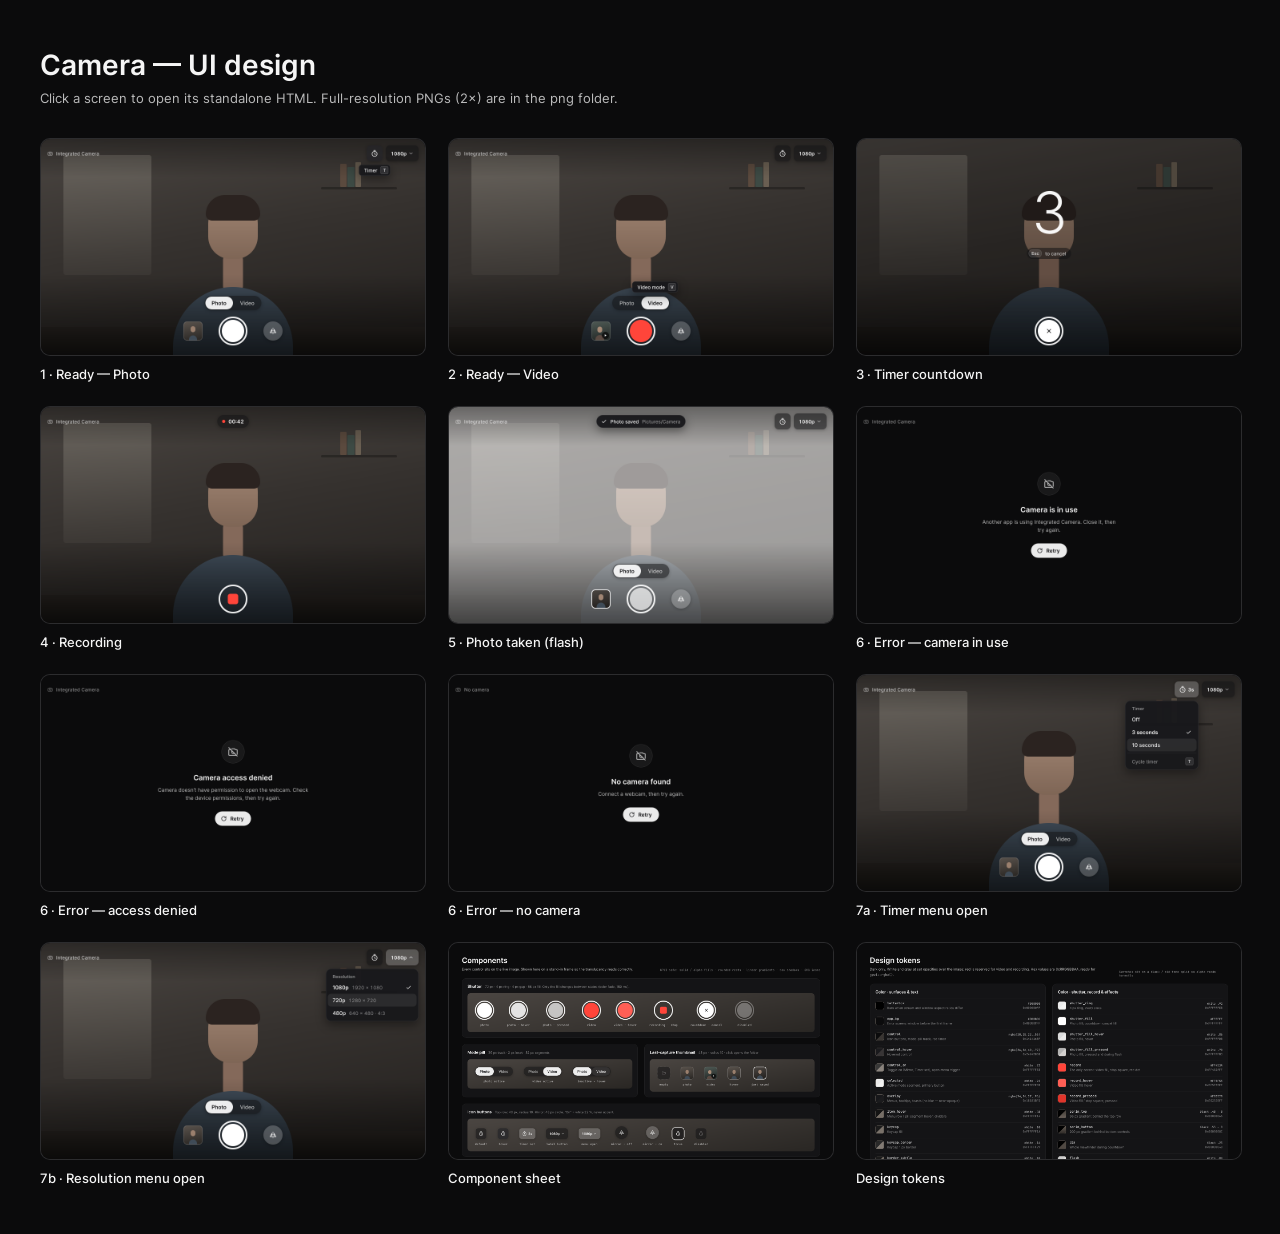
<file: docs/design/Camera-UI/index.html>
<!doctype html>
<html lang="en">
<head>
<meta charset="utf-8">
<meta name="viewport" content="width=device-width, initial-scale=1">
<title>Camera — UI design</title>
<link rel="stylesheet" href="html/fonts/fonts.css">
<style>
body{margin:0;padding:48px 24px;background:#0B0B0C;color:rgba(255,255,255,.96);font-family:Inter,system-ui,sans-serif}
h1{margin:0 auto 8px;max-width:1200px;font-size:28px;font-weight:600}
p{margin:0 auto 32px;max-width:1200px;font-size:13px;color:rgba(255,255,255,.72)}
main{max-width:1200px;margin:0 auto;display:grid;grid-template-columns:repeat(auto-fill,minmax(min(360px,100%),1fr));gap:24px}
a{display:flex;flex-direction:column;gap:10px;color:inherit;text-decoration:none;font-size:13px;font-weight:500}
img{width:100%;aspect-ratio:16/9;object-fit:cover;object-position:top;border-radius:10px;border:1px solid rgba(255,255,255,.10);background:#141416}
a:hover img{border-color:rgba(255,255,255,.32)}
</style>
</head>
<body>
<h1>Camera — UI design</h1>
<p>Click a screen to open its standalone HTML. Full-resolution PNGs (2×) are in the png folder.</p>
<main>
  <a href="html/01-ready-photo.html"><img src="png/01-ready-photo.png" alt="1 · Ready — Photo" loading="lazy"><span>1 · Ready — Photo</span></a>
  <a href="html/02-ready-video.html"><img src="png/02-ready-video.png" alt="2 · Ready — Video" loading="lazy"><span>2 · Ready — Video</span></a>
  <a href="html/03-timer-countdown.html"><img src="png/03-timer-countdown.png" alt="3 · Timer countdown" loading="lazy"><span>3 · Timer countdown</span></a>
  <a href="html/04-recording.html"><img src="png/04-recording.png" alt="4 · Recording" loading="lazy"><span>4 · Recording</span></a>
  <a href="html/05-photo-flash.html"><img src="png/05-photo-flash.png" alt="5 · Photo taken (flash)" loading="lazy"><span>5 · Photo taken (flash)</span></a>
  <a href="html/06-error-busy.html"><img src="png/06-error-busy.png" alt="6 · Error — camera in use" loading="lazy"><span>6 · Error — camera in use</span></a>
  <a href="html/06-error-denied.html"><img src="png/06-error-denied.png" alt="6 · Error — access denied" loading="lazy"><span>6 · Error — access denied</span></a>
  <a href="html/06-error-missing.html"><img src="png/06-error-missing.png" alt="6 · Error — no camera" loading="lazy"><span>6 · Error — no camera</span></a>
  <a href="html/07a-timer-menu.html"><img src="png/07a-timer-menu.png" alt="7a · Timer menu open" loading="lazy"><span>7a · Timer menu open</span></a>
  <a href="html/07b-resolution-menu.html"><img src="png/07b-resolution-menu.png" alt="7b · Resolution menu open" loading="lazy"><span>7b · Resolution menu open</span></a>
  <a href="html/08-components.html"><img src="png/08-components.png" alt="Component sheet" loading="lazy"><span>Component sheet</span></a>
  <a href="html/09-design-tokens.html"><img src="png/09-design-tokens.png" alt="Design tokens" loading="lazy"><span>Design tokens</span></a>
</main>
</body>
</html>
</file>
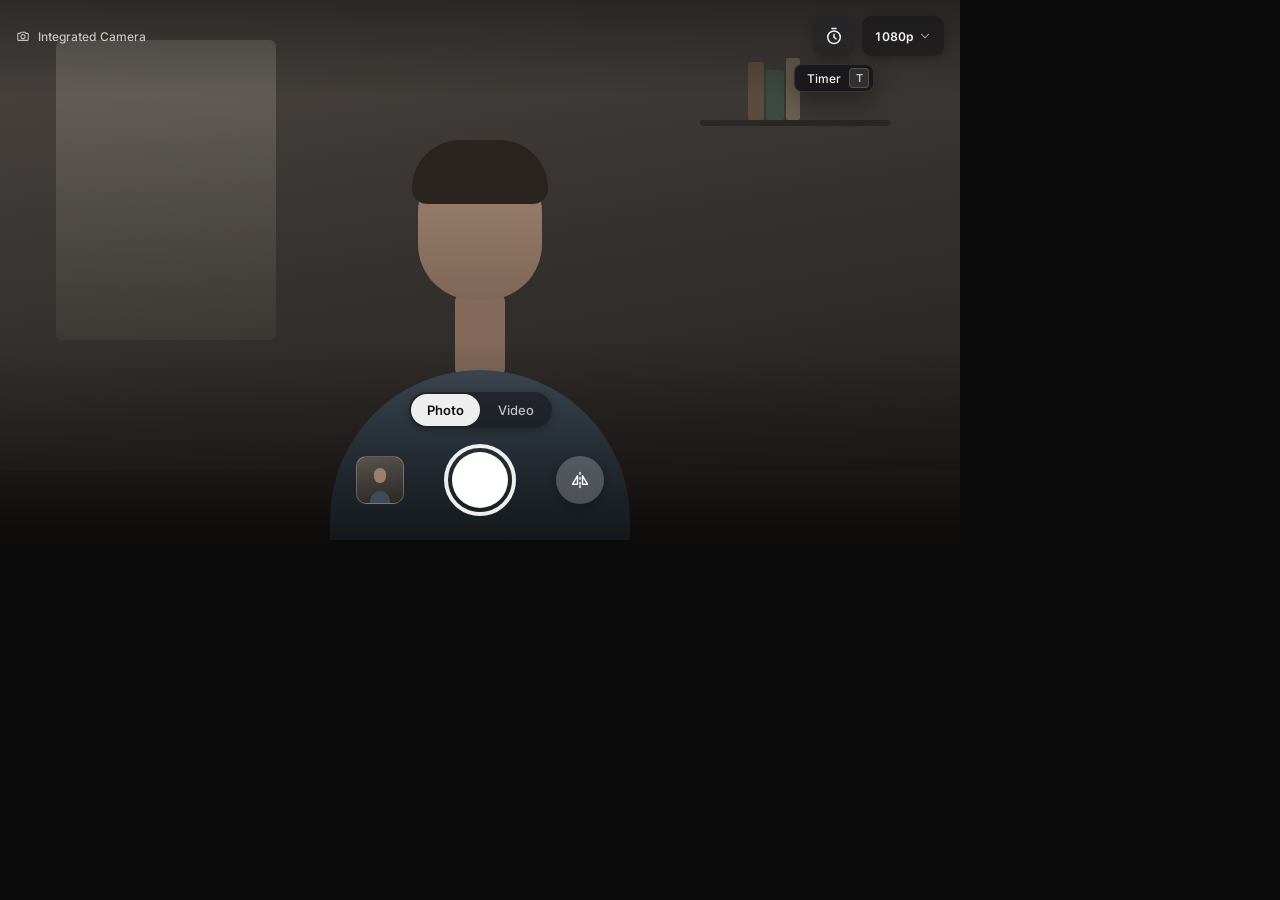
<file: docs/design/Camera-UI/html/01-ready-photo.html>
<!doctype html>
<html lang="en">
<head>
<meta charset="utf-8">
<meta name="viewport" content="width=device-width, initial-scale=1">
<title>Camera — 1 · Ready — Photo</title>
<link rel="stylesheet" href="fonts/fonts.css">
<style>
body{margin:0;background:#0B0B0C}
button{font-family:inherit;cursor:pointer}
</style>
</head>
<body>
<div style="width: 960px; height: 540px; position: relative; overflow: hidden; background: #000000; font-family: Inter, system-ui, sans-serif; color: rgba(255,255,255,0.96)">

  <div aria-hidden="true" style="position: absolute; inset: 0; background: linear-gradient(170deg, #4b4642 0%, #36322f 45%, #221f1d 100%)">
    <div style="position: absolute; left: 56px; top: 40px; width: 220px; height: 300px; border-radius: 6px; background: linear-gradient(180deg, rgba(222,216,200,0.22), rgba(222,216,200,0.05))"></div>
    <div style="position: absolute; right: 196px; top: 62px; width: 16px; height: 58px; border-radius: 2px; background: #5b4a3e"></div>
    <div style="position: absolute; right: 176px; top: 70px; width: 18px; height: 50px; border-radius: 2px; background: #3d4a44"></div>
    <div style="position: absolute; right: 160px; top: 58px; width: 14px; height: 62px; border-radius: 2px; background: #6a5f52"></div>
    <div style="position: absolute; right: 70px; top: 120px; width: 190px; height: 6px; border-radius: 3px; background: rgba(0,0,0,0.28)"></div>
    <div style="position: absolute; left: 0; right: 0; bottom: 0; height: 70px; background: linear-gradient(180deg, #2a2622, #1b1917)"></div>
    <div style="position: absolute; left: 455px; top: 290px; width: 50px; height: 90px; border-radius: 12px; background: #84695a"></div>
    <div style="position: absolute; left: 330px; top: 370px; width: 300px; height: 170px; border-radius: 150px 150px 0 0; background: linear-gradient(180deg, #3f4b57, #2c353e)"></div>
    <div style="position: absolute; left: 418px; top: 150px; width: 124px; height: 150px; border-radius: 62px 62px 56px 56px; background: linear-gradient(180deg, #a08573, #7f6656)"></div>
    <div style="position: absolute; left: 412px; top: 140px; width: 136px; height: 64px; border-radius: 68px 68px 22px 22px; background: #2b2320"></div>
  </div>

  <div aria-hidden="true" style="position: absolute; left: 0; right: 0; top: 0; height: 96px; background: linear-gradient(180deg, rgba(0,0,0,0.40), rgba(0,0,0,0))"></div>
  <div aria-hidden="true" style="position: absolute; left: 0; right: 0; bottom: 0; height: 200px; background: linear-gradient(0deg, rgba(0,0,0,0.55), rgba(0,0,0,0))"></div>

  <div style="position: absolute; left: 16px; top: 16px; height: 40px; display: flex; align-items: center; gap: 8px; font-size: 12px; font-weight: 500; color: rgba(255,255,255,0.72)">
    <svg aria-hidden="true" width="14" height="14" viewBox="0 0 24 24" fill="none" stroke="currentColor" stroke-width="1.75" stroke-linecap="round" stroke-linejoin="round"><path d="M4 7.5h3l1.5-2h7l1.5 2h3a1 1 0 0 1 1 1v10a1 1 0 0 1-1 1H4a1 1 0 0 1-1-1v-10a1 1 0 0 1 1-1z"></path><circle cx="12" cy="13" r="3.5"></circle></svg>
    <span>Integrated Camera</span>
  </div>

  <div style="position: absolute; right: 16px; top: 16px; display: flex; gap: 8px">
    <div style="position: relative">
      <button aria-label="Timer: off (T)" style="width: 40px; height: 40px; padding: 0; border: 0; border-radius: 10px; background: rgba(36,36,40,0.72); color: rgba(255,255,255,0.96); display: flex; align-items: center; justify-content: center; box-shadow: 0 2px 8px rgba(0,0,0,0.24)">
        <svg aria-hidden="true" width="20" height="20" viewBox="0 0 24 24" fill="none" stroke="currentColor" stroke-width="1.75" stroke-linecap="round" stroke-linejoin="round"><circle cx="12" cy="13.5" r="7.5"></circle><path d="M12 10v3.5l2.5 2"></path><path d="M9.5 3h5"></path></svg>
      </button>
      <div role="tooltip" style="position: absolute; top: 48px; left: 50%; transform: translateX(-50%); height: 28px; box-sizing: border-box; padding: 0 4px 0 12px; display: flex; align-items: center; gap: 8px; border-radius: 8px; background: rgba(24,24,27,0.96); border: 1px solid rgba(255,255,255,0.10); box-shadow: 0 8px 24px rgba(0,0,0,0.40); font-size: 12px; font-weight: 500; white-space: nowrap">
        <span>Timer</span>
        <span style="min-width: 20px; height: 20px; box-sizing: border-box; padding: 0 4px; display: flex; align-items: center; justify-content: center; border-radius: 4px; background: rgba(255,255,255,0.10); border: 1px solid rgba(255,255,255,0.16); font-size: 11px; font-weight: 600; color: rgba(255,255,255,0.72)">T</span>
      </div>
    </div>
    <button aria-label="Resolution: 1080p" style="height: 40px; padding: 0 12px; border: 0; border-radius: 10px; background: rgba(20,20,22,0.56); color: rgba(255,255,255,0.96); display: flex; align-items: center; gap: 4px; font-size: 12px; font-weight: 600; font-variant-numeric: tabular-nums; box-shadow: 0 2px 8px rgba(0,0,0,0.24)">
      <span>1080p</span>
      <svg aria-hidden="true" width="14" height="14" viewBox="0 0 24 24" fill="none" stroke="currentColor" stroke-width="1.75" stroke-linecap="round" stroke-linejoin="round" style="opacity: 0.72"><path d="M6 9l6 6 6-6"></path></svg>
    </button>
  </div>

  <div style="position: absolute; left: 0; right: 0; bottom: 24px; display: flex; flex-direction: column; align-items: center; gap: 16px">
    <div aria-label="Mode" style="display: flex; padding: 2px; gap: 2px; border-radius: 999px; background: rgba(20,20,22,0.56); box-shadow: 0 2px 8px rgba(0,0,0,0.24)">
      <button aria-pressed="true" style="height: 32px; padding: 0 16px; border: 0; border-radius: 999px; background: rgba(255,255,255,0.92); color: #111113; font-size: 13px; font-weight: 600">Photo</button>
      <button aria-pressed="false" style="height: 32px; padding: 0 16px; border: 0; border-radius: 999px; background: transparent; color: rgba(255,255,255,0.72); font-size: 13px; font-weight: 500">Video</button>
    </div>
    <div style="display: flex; align-items: center; gap: 40px">
      <button aria-label="Open captures folder" style="width: 48px; height: 48px; padding: 0; box-sizing: border-box; border: 1.5px solid rgba(255,255,255,0.24); border-radius: 10px; overflow: hidden; position: relative; background: linear-gradient(170deg, #5a534d, #2a2724)">
        <span aria-hidden="true" style="position: absolute; left: 13px; bottom: 0; width: 20px; height: 12px; border-radius: 10px 10px 0 0; background: #3f4b57"></span>
        <span aria-hidden="true" style="position: absolute; left: 17px; top: 11px; width: 12px; height: 15px; border-radius: 6px; background: #9a7f6d"></span>
      </button>
      <button aria-label="Take photo (Space)" style="width: 72px; height: 72px; padding: 0; box-sizing: border-box; border: 4px solid rgba(255,255,255,0.92); border-radius: 999px; background: transparent; display: flex; align-items: center; justify-content: center">
        <span style="width: 56px; height: 56px; border-radius: 999px; background: #FFFFFF"></span>
      </button>
      <button aria-label="Mirror (M)" aria-pressed="true" style="width: 48px; height: 48px; padding: 0; border: 0; border-radius: 999px; background: rgba(255,255,255,0.22); color: rgba(255,255,255,0.96); display: flex; align-items: center; justify-content: center; box-shadow: 0 2px 8px rgba(0,0,0,0.24)">
        <svg aria-hidden="true" width="20" height="20" viewBox="0 0 24 24" fill="none" stroke="currentColor" stroke-width="1.75" stroke-linecap="round" stroke-linejoin="round"><path d="M12 3v2M12 9v2M12 15v2M12 19v2"></path><path d="M9 7L3 17h6z"></path><path d="M15 7l6 10h-6z"></path></svg>
      </button>
    </div>
  </div>
</div>
</body>
</html>
</file>
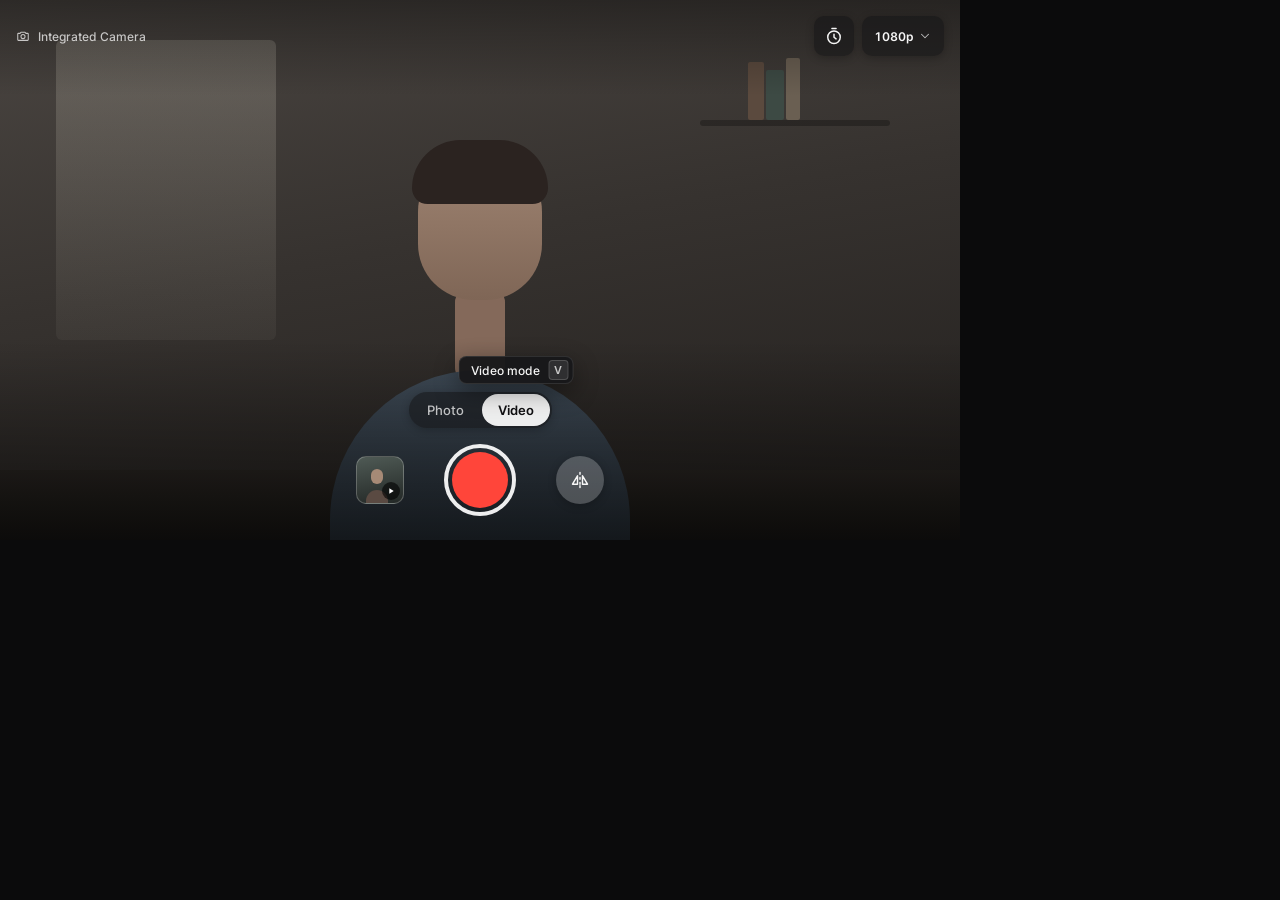
<file: docs/design/Camera-UI/html/02-ready-video.html>
<!doctype html>
<html lang="en">
<head>
<meta charset="utf-8">
<meta name="viewport" content="width=device-width, initial-scale=1">
<title>Camera — 2 · Ready — Video</title>
<link rel="stylesheet" href="fonts/fonts.css">
<style>
body{margin:0;background:#0B0B0C}
button{font-family:inherit;cursor:pointer}
</style>
</head>
<body>
<div style="width: 960px; height: 540px; position: relative; overflow: hidden; background: #000000; font-family: Inter, system-ui, sans-serif; color: rgba(255,255,255,0.96)">

  <div aria-hidden="true" style="position: absolute; inset: 0; background: linear-gradient(170deg, #4b4642 0%, #36322f 45%, #221f1d 100%)">
    <div style="position: absolute; left: 56px; top: 40px; width: 220px; height: 300px; border-radius: 6px; background: linear-gradient(180deg, rgba(222,216,200,0.22), rgba(222,216,200,0.05))"></div>
    <div style="position: absolute; right: 196px; top: 62px; width: 16px; height: 58px; border-radius: 2px; background: #5b4a3e"></div>
    <div style="position: absolute; right: 176px; top: 70px; width: 18px; height: 50px; border-radius: 2px; background: #3d4a44"></div>
    <div style="position: absolute; right: 160px; top: 58px; width: 14px; height: 62px; border-radius: 2px; background: #6a5f52"></div>
    <div style="position: absolute; right: 70px; top: 120px; width: 190px; height: 6px; border-radius: 3px; background: rgba(0,0,0,0.28)"></div>
    <div style="position: absolute; left: 0; right: 0; bottom: 0; height: 70px; background: linear-gradient(180deg, #2a2622, #1b1917)"></div>
    <div style="position: absolute; left: 455px; top: 290px; width: 50px; height: 90px; border-radius: 12px; background: #84695a"></div>
    <div style="position: absolute; left: 330px; top: 370px; width: 300px; height: 170px; border-radius: 150px 150px 0 0; background: linear-gradient(180deg, #3f4b57, #2c353e)"></div>
    <div style="position: absolute; left: 418px; top: 150px; width: 124px; height: 150px; border-radius: 62px 62px 56px 56px; background: linear-gradient(180deg, #a08573, #7f6656)"></div>
    <div style="position: absolute; left: 412px; top: 140px; width: 136px; height: 64px; border-radius: 68px 68px 22px 22px; background: #2b2320"></div>
  </div>

  <div aria-hidden="true" style="position: absolute; left: 0; right: 0; top: 0; height: 96px; background: linear-gradient(180deg, rgba(0,0,0,0.40), rgba(0,0,0,0))"></div>
  <div aria-hidden="true" style="position: absolute; left: 0; right: 0; bottom: 0; height: 200px; background: linear-gradient(0deg, rgba(0,0,0,0.55), rgba(0,0,0,0))"></div>

  <div style="position: absolute; left: 16px; top: 16px; height: 40px; display: flex; align-items: center; gap: 8px; font-size: 12px; font-weight: 500; color: rgba(255,255,255,0.72)">
    <svg aria-hidden="true" width="14" height="14" viewBox="0 0 24 24" fill="none" stroke="currentColor" stroke-width="1.75" stroke-linecap="round" stroke-linejoin="round"><path d="M4 7.5h3l1.5-2h7l1.5 2h3a1 1 0 0 1 1 1v10a1 1 0 0 1-1 1H4a1 1 0 0 1-1-1v-10a1 1 0 0 1 1-1z"></path><circle cx="12" cy="13" r="3.5"></circle></svg>
    <span>Integrated Camera</span>
  </div>

  <div style="position: absolute; right: 16px; top: 16px; display: flex; gap: 8px">
    <button aria-label="Timer: off (T)" style="width: 40px; height: 40px; padding: 0; border: 0; border-radius: 10px; background: rgba(20,20,22,0.56); color: rgba(255,255,255,0.96); display: flex; align-items: center; justify-content: center; box-shadow: 0 2px 8px rgba(0,0,0,0.24)">
      <svg aria-hidden="true" width="20" height="20" viewBox="0 0 24 24" fill="none" stroke="currentColor" stroke-width="1.75" stroke-linecap="round" stroke-linejoin="round"><circle cx="12" cy="13.5" r="7.5"></circle><path d="M12 10v3.5l2.5 2"></path><path d="M9.5 3h5"></path></svg>
    </button>
    <button aria-label="Resolution: 1080p" style="height: 40px; padding: 0 12px; border: 0; border-radius: 10px; background: rgba(20,20,22,0.56); color: rgba(255,255,255,0.96); display: flex; align-items: center; gap: 4px; font-size: 12px; font-weight: 600; font-variant-numeric: tabular-nums; box-shadow: 0 2px 8px rgba(0,0,0,0.24)">
      <span>1080p</span>
      <svg aria-hidden="true" width="14" height="14" viewBox="0 0 24 24" fill="none" stroke="currentColor" stroke-width="1.75" stroke-linecap="round" stroke-linejoin="round" style="opacity: 0.72"><path d="M6 9l6 6 6-6"></path></svg>
    </button>
  </div>

  <div style="position: absolute; left: 0; right: 0; bottom: 24px; display: flex; flex-direction: column; align-items: center; gap: 16px">
    <div aria-label="Mode" style="display: flex; padding: 2px; gap: 2px; border-radius: 999px; background: rgba(20,20,22,0.56); box-shadow: 0 2px 8px rgba(0,0,0,0.24)">
      <button aria-pressed="false" style="height: 32px; padding: 0 16px; border: 0; border-radius: 999px; background: transparent; color: rgba(255,255,255,0.72); font-size: 13px; font-weight: 500">Photo</button>
      <div style="position: relative; display: flex">
        <button aria-pressed="true" style="height: 32px; padding: 0 16px; border: 0; border-radius: 999px; background: rgba(255,255,255,0.92); color: #111113; font-size: 13px; font-weight: 600">Video</button>
        <div role="tooltip" style="position: absolute; bottom: 42px; left: 50%; transform: translateX(-50%); height: 28px; box-sizing: border-box; padding: 0 4px 0 12px; display: flex; align-items: center; gap: 8px; border-radius: 8px; background: rgba(24,24,27,0.96); border: 1px solid rgba(255,255,255,0.10); box-shadow: 0 8px 24px rgba(0,0,0,0.40); font-size: 12px; font-weight: 500; white-space: nowrap">
          <span>Video mode</span>
          <span style="min-width: 20px; height: 20px; box-sizing: border-box; padding: 0 4px; display: flex; align-items: center; justify-content: center; border-radius: 4px; background: rgba(255,255,255,0.10); border: 1px solid rgba(255,255,255,0.16); font-size: 11px; font-weight: 600; color: rgba(255,255,255,0.72)">V</span>
        </div>
      </div>
    </div>
    <div style="display: flex; align-items: center; gap: 40px">
      <button aria-label="Open captures folder (last capture: video)" style="width: 48px; height: 48px; padding: 0; box-sizing: border-box; border: 1.5px solid rgba(255,255,255,0.24); border-radius: 10px; overflow: hidden; position: relative; background: linear-gradient(170deg, #4f5a55, #232826)">
        <span aria-hidden="true" style="position: absolute; left: 9px; bottom: 0; width: 22px; height: 13px; border-radius: 11px 11px 0 0; background: #5a4a42"></span>
        <span aria-hidden="true" style="position: absolute; left: 14px; top: 12px; width: 12px; height: 15px; border-radius: 6px; background: #a68a76"></span>
        <span aria-hidden="true" style="position: absolute; right: 3px; bottom: 3px; width: 18px; height: 18px; border-radius: 999px; background: rgba(0,0,0,0.60); display: flex; align-items: center; justify-content: center; color: #FFFFFF">
          <svg width="10" height="10" viewBox="0 0 24 24"><path d="M8 5.5v13l10.5-6.5z" fill="currentColor"></path></svg>
        </span>
      </button>
      <button aria-label="Start recording (Space)" style="width: 72px; height: 72px; padding: 0; box-sizing: border-box; border: 4px solid rgba(255,255,255,0.92); border-radius: 999px; background: transparent; display: flex; align-items: center; justify-content: center">
        <span style="width: 56px; height: 56px; border-radius: 999px; background: #FF453A"></span>
      </button>
      <button aria-label="Mirror (M)" aria-pressed="true" style="width: 48px; height: 48px; padding: 0; border: 0; border-radius: 999px; background: rgba(255,255,255,0.22); color: rgba(255,255,255,0.96); display: flex; align-items: center; justify-content: center; box-shadow: 0 2px 8px rgba(0,0,0,0.24)">
        <svg aria-hidden="true" width="20" height="20" viewBox="0 0 24 24" fill="none" stroke="currentColor" stroke-width="1.75" stroke-linecap="round" stroke-linejoin="round"><path d="M12 3v2M12 9v2M12 15v2M12 19v2"></path><path d="M9 7L3 17h6z"></path><path d="M15 7l6 10h-6z"></path></svg>
      </button>
    </div>
  </div>
</div>
</body>
</html>
</file>
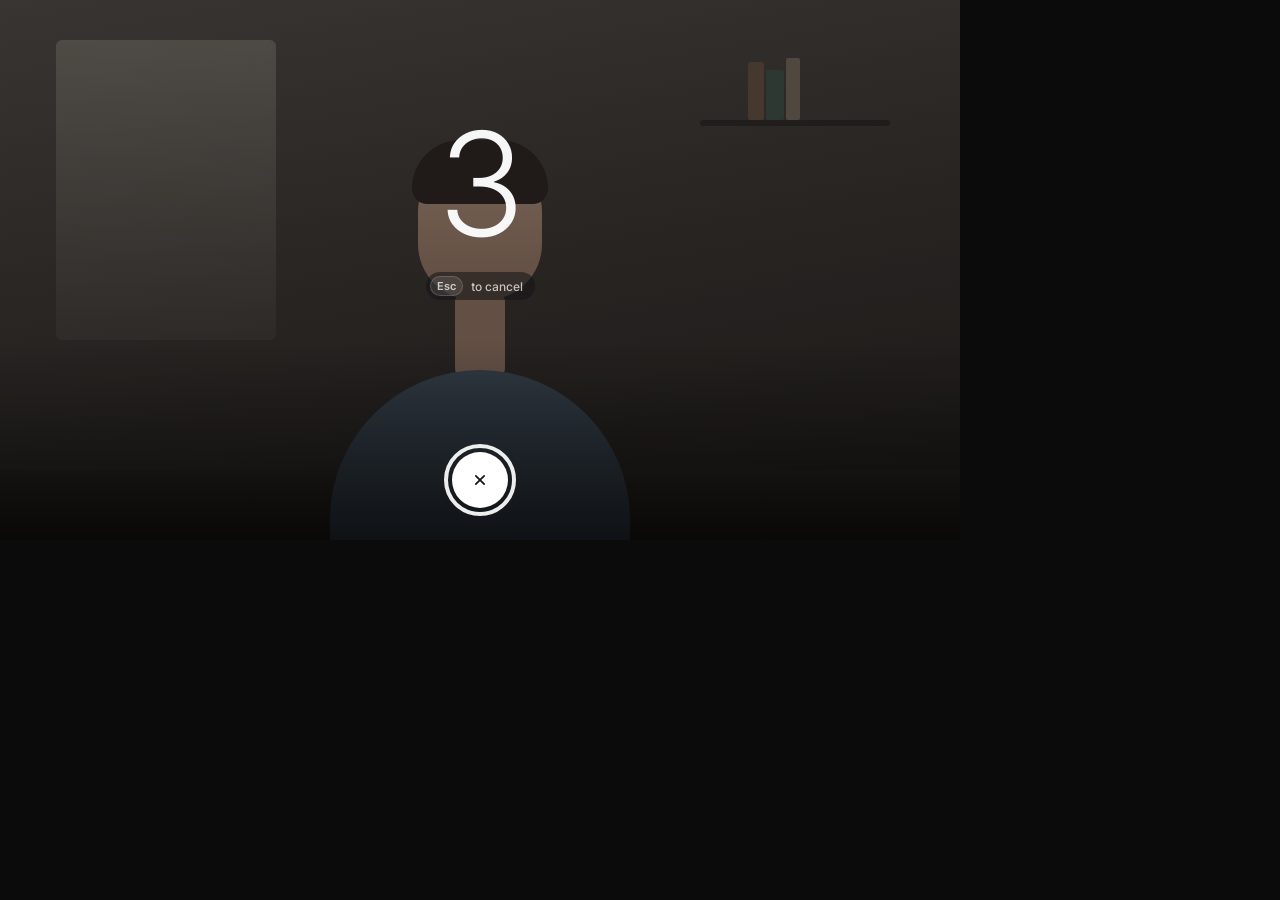
<file: docs/design/Camera-UI/html/03-timer-countdown.html>
<!doctype html>
<html lang="en">
<head>
<meta charset="utf-8">
<meta name="viewport" content="width=device-width, initial-scale=1">
<title>Camera — 3 · Timer countdown</title>
<link rel="stylesheet" href="fonts/fonts.css">
<style>
body{margin:0;background:#0B0B0C}
button{font-family:inherit;cursor:pointer}
</style>
</head>
<body>
<div style="width: 960px; height: 540px; position: relative; overflow: hidden; background: #000000; font-family: Inter, system-ui, sans-serif; color: rgba(255,255,255,0.96)">

  <div aria-hidden="true" style="position: absolute; inset: 0; background: linear-gradient(170deg, #4b4642 0%, #36322f 45%, #221f1d 100%)">
    <div style="position: absolute; left: 56px; top: 40px; width: 220px; height: 300px; border-radius: 6px; background: linear-gradient(180deg, rgba(222,216,200,0.22), rgba(222,216,200,0.05))"></div>
    <div style="position: absolute; right: 196px; top: 62px; width: 16px; height: 58px; border-radius: 2px; background: #5b4a3e"></div>
    <div style="position: absolute; right: 176px; top: 70px; width: 18px; height: 50px; border-radius: 2px; background: #3d4a44"></div>
    <div style="position: absolute; right: 160px; top: 58px; width: 14px; height: 62px; border-radius: 2px; background: #6a5f52"></div>
    <div style="position: absolute; right: 70px; top: 120px; width: 190px; height: 6px; border-radius: 3px; background: rgba(0,0,0,0.28)"></div>
    <div style="position: absolute; left: 0; right: 0; bottom: 0; height: 70px; background: linear-gradient(180deg, #2a2622, #1b1917)"></div>
    <div style="position: absolute; left: 455px; top: 290px; width: 50px; height: 90px; border-radius: 12px; background: #84695a"></div>
    <div style="position: absolute; left: 330px; top: 370px; width: 300px; height: 170px; border-radius: 150px 150px 0 0; background: linear-gradient(180deg, #3f4b57, #2c353e)"></div>
    <div style="position: absolute; left: 418px; top: 150px; width: 124px; height: 150px; border-radius: 62px 62px 56px 56px; background: linear-gradient(180deg, #a08573, #7f6656)"></div>
    <div style="position: absolute; left: 412px; top: 140px; width: 136px; height: 64px; border-radius: 68px 68px 22px 22px; background: #2b2320"></div>
  </div>

  <div aria-hidden="true" style="position: absolute; inset: 0; background: rgba(0,0,0,0.25)"></div>
  <div aria-hidden="true" style="position: absolute; left: 0; right: 0; bottom: 0; height: 200px; background: linear-gradient(0deg, rgba(0,0,0,0.55), rgba(0,0,0,0))"></div>

  <div role="timer" aria-live="assertive" style="position: absolute; left: 0; right: 0; top: 112px; display: flex; flex-direction: column; align-items: center; gap: 16px">
    <div style="font-size: 144px; line-height: 1; font-weight: 300; font-variant-numeric: tabular-nums; letter-spacing: -0.02em; color: rgba(255,255,255,0.96)">3</div>
    <div style="height: 28px; box-sizing: border-box; padding: 0 12px 0 4px; display: flex; align-items: center; gap: 8px; border-radius: 999px; background: rgba(20,20,22,0.56); font-size: 12px; font-weight: 500; color: rgba(255,255,255,0.72)">
      <span style="min-width: 20px; height: 20px; box-sizing: border-box; padding: 0 6px; display: flex; align-items: center; justify-content: center; border-radius: 999px; background: rgba(255,255,255,0.10); border: 1px solid rgba(255,255,255,0.16); font-size: 11px; font-weight: 600; color: rgba(255,255,255,0.72)">Esc</span>
      <span>to cancel</span>
    </div>
  </div>

  <div style="position: absolute; left: 0; right: 0; bottom: 24px; display: flex; justify-content: center">
    <button aria-label="Cancel countdown (Esc)" style="width: 72px; height: 72px; padding: 0; box-sizing: border-box; border: 4px solid rgba(255,255,255,0.92); border-radius: 999px; background: transparent; display: flex; align-items: center; justify-content: center">
      <span style="width: 56px; height: 56px; border-radius: 999px; background: #FFFFFF; color: #111113; display: flex; align-items: center; justify-content: center">
        <svg aria-hidden="true" width="20" height="20" viewBox="0 0 24 24" fill="none" stroke="currentColor" stroke-width="2" stroke-linecap="round"><path d="M7 7l10 10M17 7L7 17"></path></svg>
      </span>
    </button>
  </div>
</div>
</body>
</html>
</file>
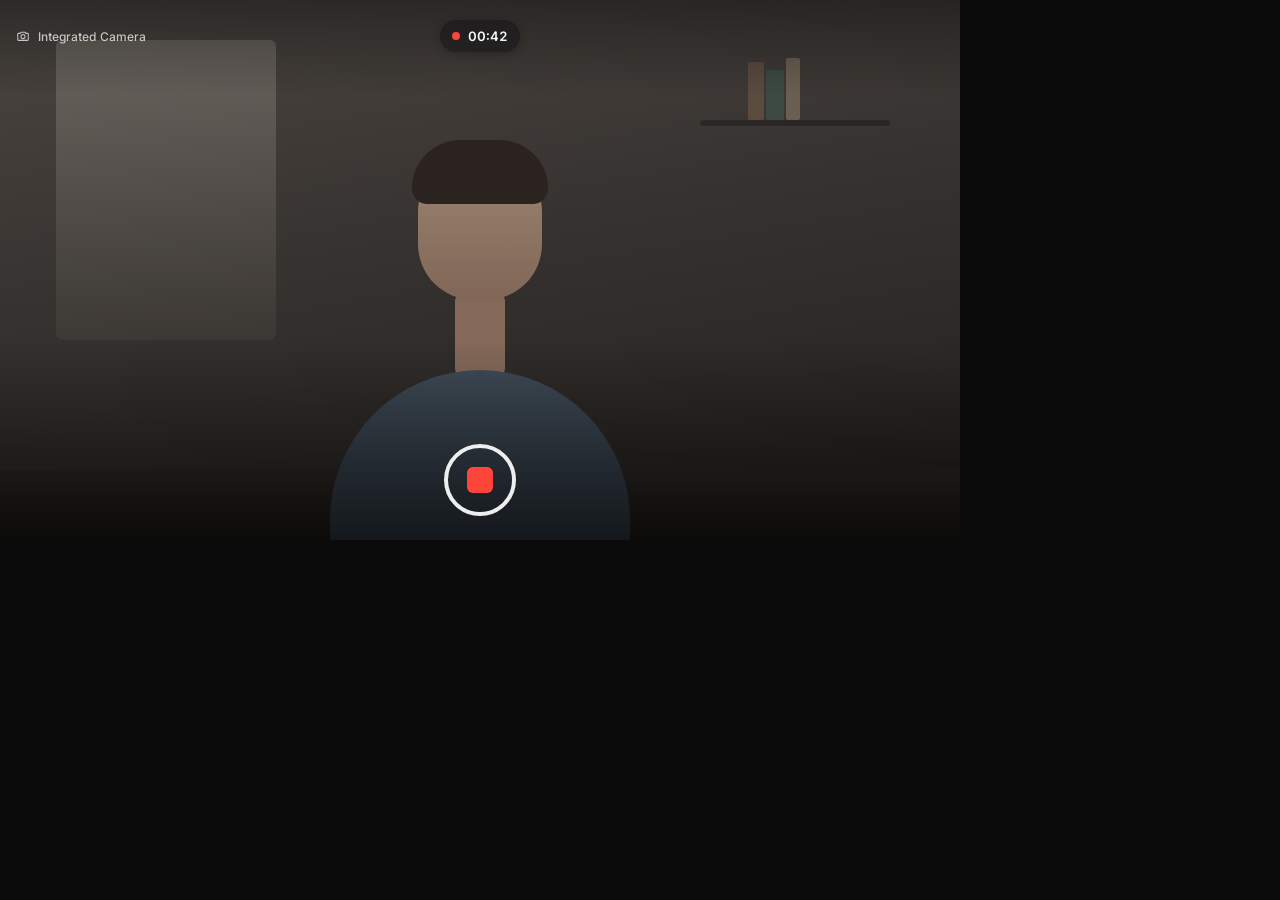
<file: docs/design/Camera-UI/html/04-recording.html>
<!doctype html>
<html lang="en">
<head>
<meta charset="utf-8">
<meta name="viewport" content="width=device-width, initial-scale=1">
<title>Camera — 4 · Recording</title>
<link rel="stylesheet" href="fonts/fonts.css">
<style>
body{margin:0;background:#0B0B0C}
button{font-family:inherit;cursor:pointer}
</style>
</head>
<body>
<div style="width: 960px; height: 540px; position: relative; overflow: hidden; background: #000000; font-family: Inter, system-ui, sans-serif; color: rgba(255,255,255,0.96)">

  <div aria-hidden="true" style="position: absolute; inset: 0; background: linear-gradient(170deg, #4b4642 0%, #36322f 45%, #221f1d 100%)">
    <div style="position: absolute; left: 56px; top: 40px; width: 220px; height: 300px; border-radius: 6px; background: linear-gradient(180deg, rgba(222,216,200,0.22), rgba(222,216,200,0.05))"></div>
    <div style="position: absolute; right: 196px; top: 62px; width: 16px; height: 58px; border-radius: 2px; background: #5b4a3e"></div>
    <div style="position: absolute; right: 176px; top: 70px; width: 18px; height: 50px; border-radius: 2px; background: #3d4a44"></div>
    <div style="position: absolute; right: 160px; top: 58px; width: 14px; height: 62px; border-radius: 2px; background: #6a5f52"></div>
    <div style="position: absolute; right: 70px; top: 120px; width: 190px; height: 6px; border-radius: 3px; background: rgba(0,0,0,0.28)"></div>
    <div style="position: absolute; left: 0; right: 0; bottom: 0; height: 70px; background: linear-gradient(180deg, #2a2622, #1b1917)"></div>
    <div style="position: absolute; left: 455px; top: 290px; width: 50px; height: 90px; border-radius: 12px; background: #84695a"></div>
    <div style="position: absolute; left: 330px; top: 370px; width: 300px; height: 170px; border-radius: 150px 150px 0 0; background: linear-gradient(180deg, #3f4b57, #2c353e)"></div>
    <div style="position: absolute; left: 418px; top: 150px; width: 124px; height: 150px; border-radius: 62px 62px 56px 56px; background: linear-gradient(180deg, #a08573, #7f6656)"></div>
    <div style="position: absolute; left: 412px; top: 140px; width: 136px; height: 64px; border-radius: 68px 68px 22px 22px; background: #2b2320"></div>
  </div>

  <div aria-hidden="true" style="position: absolute; left: 0; right: 0; top: 0; height: 96px; background: linear-gradient(180deg, rgba(0,0,0,0.40), rgba(0,0,0,0))"></div>
  <div aria-hidden="true" style="position: absolute; left: 0; right: 0; bottom: 0; height: 200px; background: linear-gradient(0deg, rgba(0,0,0,0.55), rgba(0,0,0,0))"></div>

  <div style="position: absolute; left: 16px; top: 16px; height: 40px; display: flex; align-items: center; gap: 8px; font-size: 12px; font-weight: 500; color: rgba(255,255,255,0.72)">
    <svg aria-hidden="true" width="14" height="14" viewBox="0 0 24 24" fill="none" stroke="currentColor" stroke-width="1.75" stroke-linecap="round" stroke-linejoin="round"><path d="M4 7.5h3l1.5-2h7l1.5 2h3a1 1 0 0 1 1 1v10a1 1 0 0 1-1 1H4a1 1 0 0 1-1-1v-10a1 1 0 0 1 1-1z"></path><circle cx="12" cy="13" r="3.5"></circle></svg>
    <span>Integrated Camera</span>
  </div>

  <div role="timer" aria-label="Recording, 42 seconds" style="position: absolute; top: 20px; left: 50%; transform: translateX(-50%); height: 32px; box-sizing: border-box; padding: 0 12px; display: flex; align-items: center; gap: 8px; border-radius: 999px; background: rgba(20,20,22,0.56); box-shadow: 0 2px 8px rgba(0,0,0,0.24)">
    <span aria-hidden="true" style="width: 8px; height: 8px; border-radius: 999px; background: #FF453A"></span>
    <span style="font-size: 13px; font-weight: 600; font-variant-numeric: tabular-nums; color: rgba(255,255,255,0.96)">00:42</span>
  </div>

  <div style="position: absolute; left: 0; right: 0; bottom: 24px; display: flex; justify-content: center">
    <button aria-label="Stop recording (Space)" style="width: 72px; height: 72px; padding: 0; box-sizing: border-box; border: 4px solid rgba(255,255,255,0.92); border-radius: 999px; background: transparent; display: flex; align-items: center; justify-content: center">
      <span style="width: 26px; height: 26px; border-radius: 6px; background: #FF453A"></span>
    </button>
  </div>
</div>
</body>
</html>
</file>
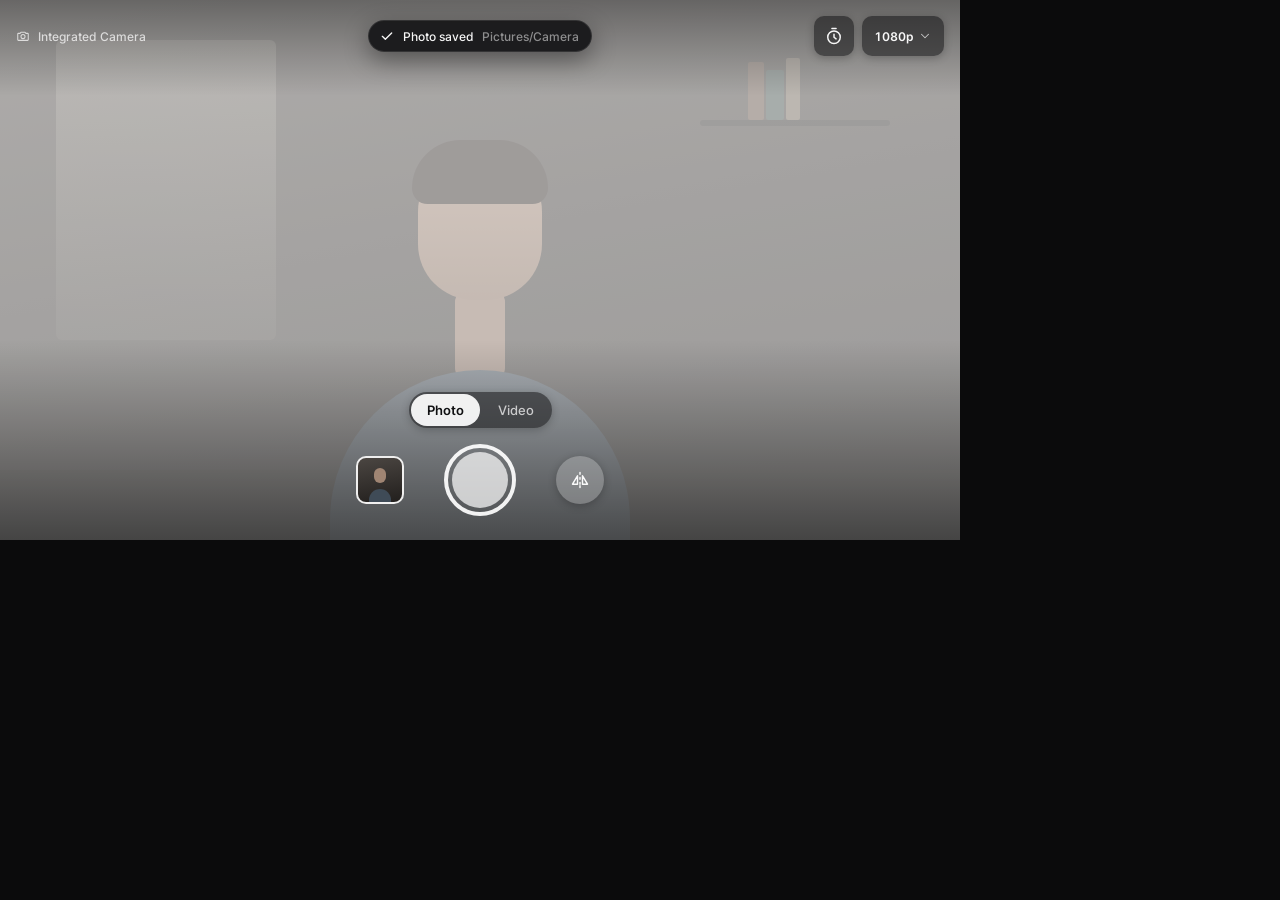
<file: docs/design/Camera-UI/html/05-photo-flash.html>
<!doctype html>
<html lang="en">
<head>
<meta charset="utf-8">
<meta name="viewport" content="width=device-width, initial-scale=1">
<title>Camera — 5 · Photo taken (flash)</title>
<link rel="stylesheet" href="fonts/fonts.css">
<style>
body{margin:0;background:#0B0B0C}
button{font-family:inherit;cursor:pointer}
</style>
</head>
<body>
<div style="width: 960px; height: 540px; position: relative; overflow: hidden; background: #000000; font-family: Inter, system-ui, sans-serif; color: rgba(255,255,255,0.96)">

  <div aria-hidden="true" style="position: absolute; inset: 0; background: linear-gradient(170deg, #4b4642 0%, #36322f 45%, #221f1d 100%)">
    <div style="position: absolute; left: 56px; top: 40px; width: 220px; height: 300px; border-radius: 6px; background: linear-gradient(180deg, rgba(222,216,200,0.22), rgba(222,216,200,0.05))"></div>
    <div style="position: absolute; right: 196px; top: 62px; width: 16px; height: 58px; border-radius: 2px; background: #5b4a3e"></div>
    <div style="position: absolute; right: 176px; top: 70px; width: 18px; height: 50px; border-radius: 2px; background: #3d4a44"></div>
    <div style="position: absolute; right: 160px; top: 58px; width: 14px; height: 62px; border-radius: 2px; background: #6a5f52"></div>
    <div style="position: absolute; right: 70px; top: 120px; width: 190px; height: 6px; border-radius: 3px; background: rgba(0,0,0,0.28)"></div>
    <div style="position: absolute; left: 0; right: 0; bottom: 0; height: 70px; background: linear-gradient(180deg, #2a2622, #1b1917)"></div>
    <div style="position: absolute; left: 455px; top: 290px; width: 50px; height: 90px; border-radius: 12px; background: #84695a"></div>
    <div style="position: absolute; left: 330px; top: 370px; width: 300px; height: 170px; border-radius: 150px 150px 0 0; background: linear-gradient(180deg, #3f4b57, #2c353e)"></div>
    <div style="position: absolute; left: 418px; top: 150px; width: 124px; height: 150px; border-radius: 62px 62px 56px 56px; background: linear-gradient(180deg, #a08573, #7f6656)"></div>
    <div style="position: absolute; left: 412px; top: 140px; width: 136px; height: 64px; border-radius: 68px 68px 22px 22px; background: #2b2320"></div>
  </div>

  <div aria-hidden="true" style="position: absolute; inset: 0; background: rgba(255,255,255,0.55)"></div>

  <div aria-hidden="true" style="position: absolute; left: 0; right: 0; top: 0; height: 96px; background: linear-gradient(180deg, rgba(0,0,0,0.40), rgba(0,0,0,0))"></div>
  <div aria-hidden="true" style="position: absolute; left: 0; right: 0; bottom: 0; height: 200px; background: linear-gradient(0deg, rgba(0,0,0,0.55), rgba(0,0,0,0))"></div>

  <div style="position: absolute; left: 16px; top: 16px; height: 40px; display: flex; align-items: center; gap: 8px; font-size: 12px; font-weight: 500; color: rgba(255,255,255,0.72)">
    <svg aria-hidden="true" width="14" height="14" viewBox="0 0 24 24" fill="none" stroke="currentColor" stroke-width="1.75" stroke-linecap="round" stroke-linejoin="round"><path d="M4 7.5h3l1.5-2h7l1.5 2h3a1 1 0 0 1 1 1v10a1 1 0 0 1-1 1H4a1 1 0 0 1-1-1v-10a1 1 0 0 1 1-1z"></path><circle cx="12" cy="13" r="3.5"></circle></svg>
    <span>Integrated Camera</span>
  </div>

  <div role="status" style="position: absolute; top: 20px; left: 50%; transform: translateX(-50%); height: 32px; box-sizing: border-box; padding: 0 12px 0 10px; display: flex; align-items: center; gap: 8px; border-radius: 999px; background: rgba(24,24,27,0.96); border: 1px solid rgba(255,255,255,0.10); box-shadow: 0 8px 24px rgba(0,0,0,0.40); font-size: 12px; font-weight: 500; white-space: nowrap">
    <svg aria-hidden="true" width="16" height="16" viewBox="0 0 24 24" fill="none" stroke="currentColor" stroke-width="2" stroke-linecap="round" stroke-linejoin="round"><path d="M5 12.5l4.5 4.5L19 7.5"></path></svg>
    <span>Photo saved</span>
    <span style="color: rgba(255,255,255,0.50)">Pictures/Camera</span>
  </div>

  <div style="position: absolute; right: 16px; top: 16px; display: flex; gap: 8px">
    <button aria-label="Timer: off (T)" style="width: 40px; height: 40px; padding: 0; border: 0; border-radius: 10px; background: rgba(20,20,22,0.56); color: rgba(255,255,255,0.96); display: flex; align-items: center; justify-content: center; box-shadow: 0 2px 8px rgba(0,0,0,0.24)">
      <svg aria-hidden="true" width="20" height="20" viewBox="0 0 24 24" fill="none" stroke="currentColor" stroke-width="1.75" stroke-linecap="round" stroke-linejoin="round"><circle cx="12" cy="13.5" r="7.5"></circle><path d="M12 10v3.5l2.5 2"></path><path d="M9.5 3h5"></path></svg>
    </button>
    <button aria-label="Resolution: 1080p" style="height: 40px; padding: 0 12px; border: 0; border-radius: 10px; background: rgba(20,20,22,0.56); color: rgba(255,255,255,0.96); display: flex; align-items: center; gap: 4px; font-size: 12px; font-weight: 600; font-variant-numeric: tabular-nums; box-shadow: 0 2px 8px rgba(0,0,0,0.24)">
      <span>1080p</span>
      <svg aria-hidden="true" width="14" height="14" viewBox="0 0 24 24" fill="none" stroke="currentColor" stroke-width="1.75" stroke-linecap="round" stroke-linejoin="round" style="opacity: 0.72"><path d="M6 9l6 6 6-6"></path></svg>
    </button>
  </div>

  <div style="position: absolute; left: 0; right: 0; bottom: 24px; display: flex; flex-direction: column; align-items: center; gap: 16px">
    <div aria-label="Mode" style="display: flex; padding: 2px; gap: 2px; border-radius: 999px; background: rgba(20,20,22,0.56); box-shadow: 0 2px 8px rgba(0,0,0,0.24)">
      <button aria-pressed="true" style="height: 32px; padding: 0 16px; border: 0; border-radius: 999px; background: rgba(255,255,255,0.92); color: #111113; font-size: 13px; font-weight: 600">Photo</button>
      <button aria-pressed="false" style="height: 32px; padding: 0 16px; border: 0; border-radius: 999px; background: transparent; color: rgba(255,255,255,0.72); font-size: 13px; font-weight: 500">Video</button>
    </div>
    <div style="display: flex; align-items: center; gap: 40px">
      <button aria-label="Open captures folder" style="width: 48px; height: 48px; padding: 0; box-sizing: border-box; border: 2px solid rgba(255,255,255,0.92); border-radius: 10px; overflow: hidden; position: relative; background: linear-gradient(170deg, #4b4642, #221f1d)">
        <span aria-hidden="true" style="position: absolute; left: 11px; bottom: 0; width: 22px; height: 13px; border-radius: 11px 11px 0 0; background: #3f4b57"></span>
        <span aria-hidden="true" style="position: absolute; left: 16px; top: 10px; width: 12px; height: 15px; border-radius: 6px; background: #a08573"></span>
      </button>
      <button aria-label="Take photo (Space)" style="width: 72px; height: 72px; padding: 0; box-sizing: border-box; border: 4px solid rgba(255,255,255,0.92); border-radius: 999px; background: transparent; display: flex; align-items: center; justify-content: center">
        <span style="width: 56px; height: 56px; border-radius: 999px; background: rgba(255,255,255,0.70)"></span>
      </button>
      <button aria-label="Mirror (M)" aria-pressed="true" style="width: 48px; height: 48px; padding: 0; border: 0; border-radius: 999px; background: rgba(255,255,255,0.22); color: rgba(255,255,255,0.96); display: flex; align-items: center; justify-content: center; box-shadow: 0 2px 8px rgba(0,0,0,0.24)">
        <svg aria-hidden="true" width="20" height="20" viewBox="0 0 24 24" fill="none" stroke="currentColor" stroke-width="1.75" stroke-linecap="round" stroke-linejoin="round"><path d="M12 3v2M12 9v2M12 15v2M12 19v2"></path><path d="M9 7L3 17h6z"></path><path d="M15 7l6 10h-6z"></path></svg>
      </button>
    </div>
  </div>
</div>
</body>
</html>
</file>
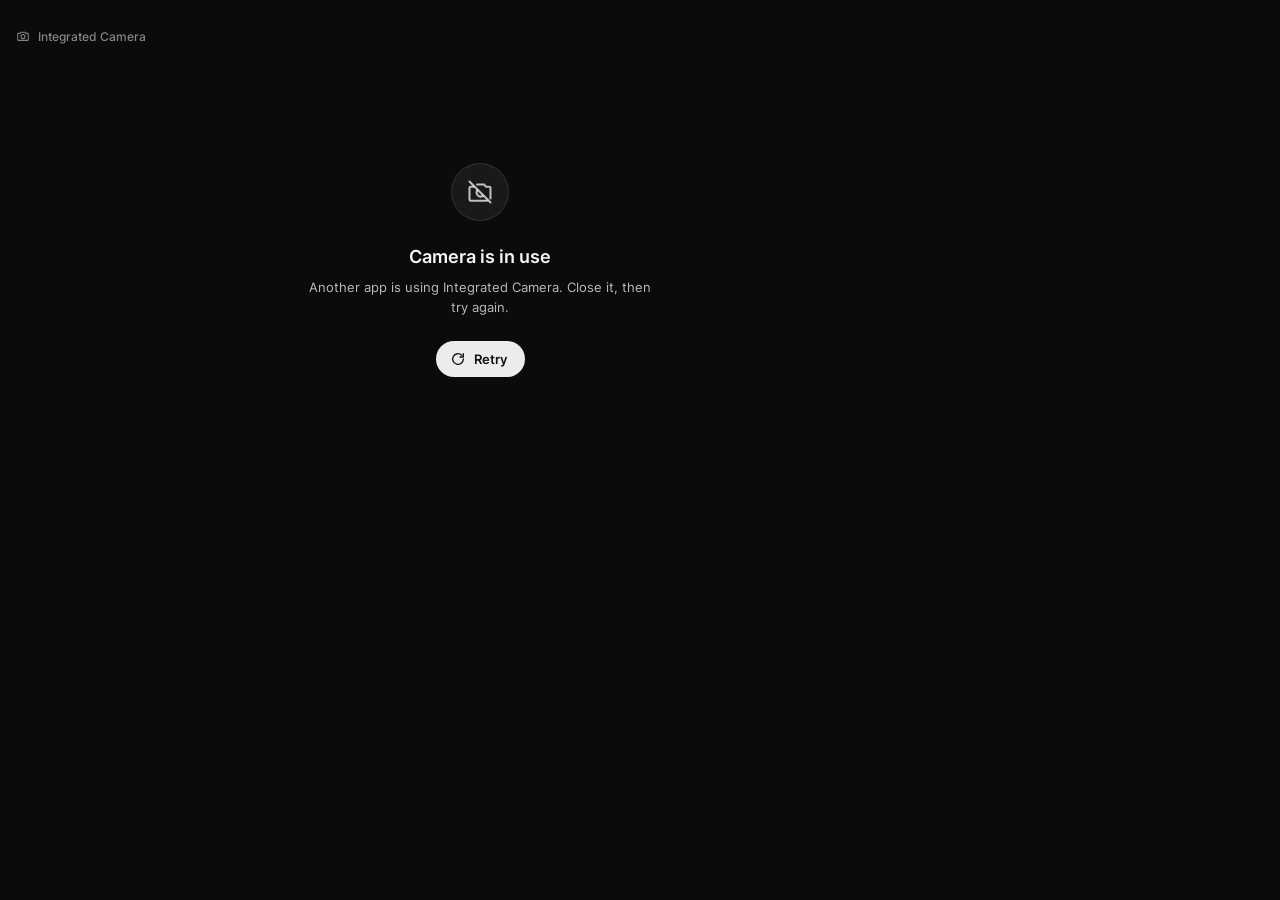
<file: docs/design/Camera-UI/html/06-error-busy.html>
<!doctype html>
<html lang="en">
<head>
<meta charset="utf-8">
<meta name="viewport" content="width=device-width, initial-scale=1">
<title>Camera — 6 · Error — camera in use</title>
<link rel="stylesheet" href="fonts/fonts.css">
<style>
body{margin:0;background:#0B0B0C}
button{font-family:inherit;cursor:pointer}
</style>
</head>
<body>
<div style="width: 960px; height: 540px; position: relative; overflow: hidden; background: #0B0B0C; font-family: Inter, system-ui, sans-serif; color: rgba(255,255,255,0.96)">

  <div style="position: absolute; left: 16px; top: 16px; height: 40px; display: flex; align-items: center; gap: 8px; font-size: 12px; font-weight: 500; color: rgba(255,255,255,0.50)">
    <svg aria-hidden="true" width="14" height="14" viewBox="0 0 24 24" fill="none" stroke="currentColor" stroke-width="1.75" stroke-linecap="round" stroke-linejoin="round"><path d="M4 7.5h3l1.5-2h7l1.5 2h3a1 1 0 0 1 1 1v10a1 1 0 0 1-1 1H4a1 1 0 0 1-1-1v-10a1 1 0 0 1 1-1z"></path><circle cx="12" cy="13" r="3.5"></circle></svg>
    <span>Integrated Camera</span>
  </div>

  <div role="alert" style="position: absolute; inset: 0; display: flex; flex-direction: column; align-items: center; justify-content: center; gap: 24px; text-align: center">
    <div aria-hidden="true" style="width: 56px; height: 56px; border-radius: 999px; background: rgba(255,255,255,0.06); border: 1px solid rgba(255,255,255,0.10); display: flex; align-items: center; justify-content: center; color: rgba(255,255,255,0.72)">
      <svg width="28" height="28" viewBox="0 0 24 24" fill="none" stroke="currentColor" stroke-width="1.75" stroke-linecap="round" stroke-linejoin="round"><path d="M3 3l18 18"></path><path d="M9.5 5.5h6l1.5 2h3a1 1 0 0 1 1 1v9"></path><path d="M18 19.5H4a1 1 0 0 1-1-1v-10a1 1 0 0 1 1-1h2.5"></path><path d="M9.6 10.6a3.5 3.5 0 0 0 4.8 4.8"></path></svg>
    </div>
    <div style="display: flex; flex-direction: column; align-items: center; gap: 8px; max-width: 380px">
      <h1 style="margin: 0; font-size: 18px; line-height: 24px; font-weight: 600; color: rgba(255,255,255,0.96)">Camera is in use</h1>
      <p style="margin: 0; font-size: 13px; line-height: 20px; font-weight: 400; color: rgba(255,255,255,0.72); text-wrap: pretty">Another app is using Integrated Camera. Close it, then try again.</p>
    </div>
    <button style="height: 36px; padding: 0 18px 0 14px; border: 0; border-radius: 999px; background: rgba(255,255,255,0.92); color: #111113; display: flex; align-items: center; gap: 8px; font-size: 13px; font-weight: 600">
      <svg aria-hidden="true" width="16" height="16" viewBox="0 0 24 24" fill="none" stroke="currentColor" stroke-width="2" stroke-linecap="round" stroke-linejoin="round"><path d="M20 12a8 8 0 1 1-2.4-5.7"></path><path d="M20 4v5h-5"></path></svg>
      <span>Retry</span>
    </button>
  </div>
</div>
</body>
</html>
</file>
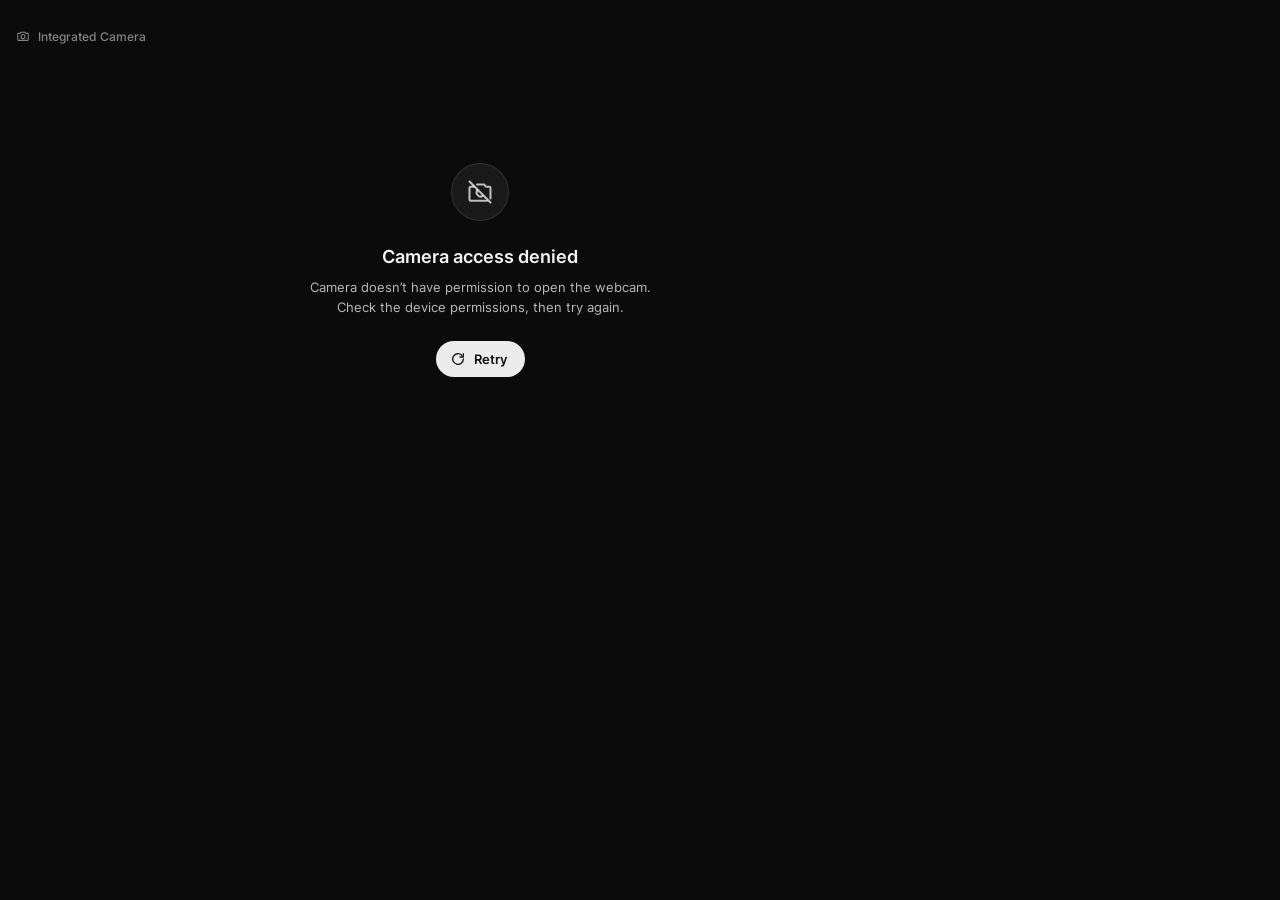
<file: docs/design/Camera-UI/html/06-error-denied.html>
<!doctype html>
<html lang="en">
<head>
<meta charset="utf-8">
<meta name="viewport" content="width=device-width, initial-scale=1">
<title>Camera — 6 · Error — access denied</title>
<link rel="stylesheet" href="fonts/fonts.css">
<style>
body{margin:0;background:#0B0B0C}
button{font-family:inherit;cursor:pointer}
</style>
</head>
<body>
<div style="width: 960px; height: 540px; position: relative; overflow: hidden; background: #0B0B0C; font-family: Inter, system-ui, sans-serif; color: rgba(255,255,255,0.96)">

  <div style="position: absolute; left: 16px; top: 16px; height: 40px; display: flex; align-items: center; gap: 8px; font-size: 12px; font-weight: 500; color: rgba(255,255,255,0.50)">
    <svg aria-hidden="true" width="14" height="14" viewBox="0 0 24 24" fill="none" stroke="currentColor" stroke-width="1.75" stroke-linecap="round" stroke-linejoin="round"><path d="M4 7.5h3l1.5-2h7l1.5 2h3a1 1 0 0 1 1 1v10a1 1 0 0 1-1 1H4a1 1 0 0 1-1-1v-10a1 1 0 0 1 1-1z"></path><circle cx="12" cy="13" r="3.5"></circle></svg>
    <span>Integrated Camera</span>
  </div>

  <div role="alert" style="position: absolute; inset: 0; display: flex; flex-direction: column; align-items: center; justify-content: center; gap: 24px; text-align: center">
    <div aria-hidden="true" style="width: 56px; height: 56px; border-radius: 999px; background: rgba(255,255,255,0.06); border: 1px solid rgba(255,255,255,0.10); display: flex; align-items: center; justify-content: center; color: rgba(255,255,255,0.72)">
      <svg width="28" height="28" viewBox="0 0 24 24" fill="none" stroke="currentColor" stroke-width="1.75" stroke-linecap="round" stroke-linejoin="round"><path d="M3 3l18 18"></path><path d="M9.5 5.5h6l1.5 2h3a1 1 0 0 1 1 1v9"></path><path d="M18 19.5H4a1 1 0 0 1-1-1v-10a1 1 0 0 1 1-1h2.5"></path><path d="M9.6 10.6a3.5 3.5 0 0 0 4.8 4.8"></path></svg>
    </div>
    <div style="display: flex; flex-direction: column; align-items: center; gap: 8px; max-width: 380px">
      <h1 style="margin: 0; font-size: 18px; line-height: 24px; font-weight: 600; color: rgba(255,255,255,0.96)">Camera access denied</h1>
      <p style="margin: 0; font-size: 13px; line-height: 20px; font-weight: 400; color: rgba(255,255,255,0.72); text-wrap: pretty">Camera doesn’t have permission to open the webcam. Check the device permissions, then try again.</p>
    </div>
    <button style="height: 36px; padding: 0 18px 0 14px; border: 0; border-radius: 999px; background: rgba(255,255,255,0.92); color: #111113; display: flex; align-items: center; gap: 8px; font-size: 13px; font-weight: 600">
      <svg aria-hidden="true" width="16" height="16" viewBox="0 0 24 24" fill="none" stroke="currentColor" stroke-width="2" stroke-linecap="round" stroke-linejoin="round"><path d="M20 12a8 8 0 1 1-2.4-5.7"></path><path d="M20 4v5h-5"></path></svg>
      <span>Retry</span>
    </button>
  </div>
</div>
</body>
</html>
</file>
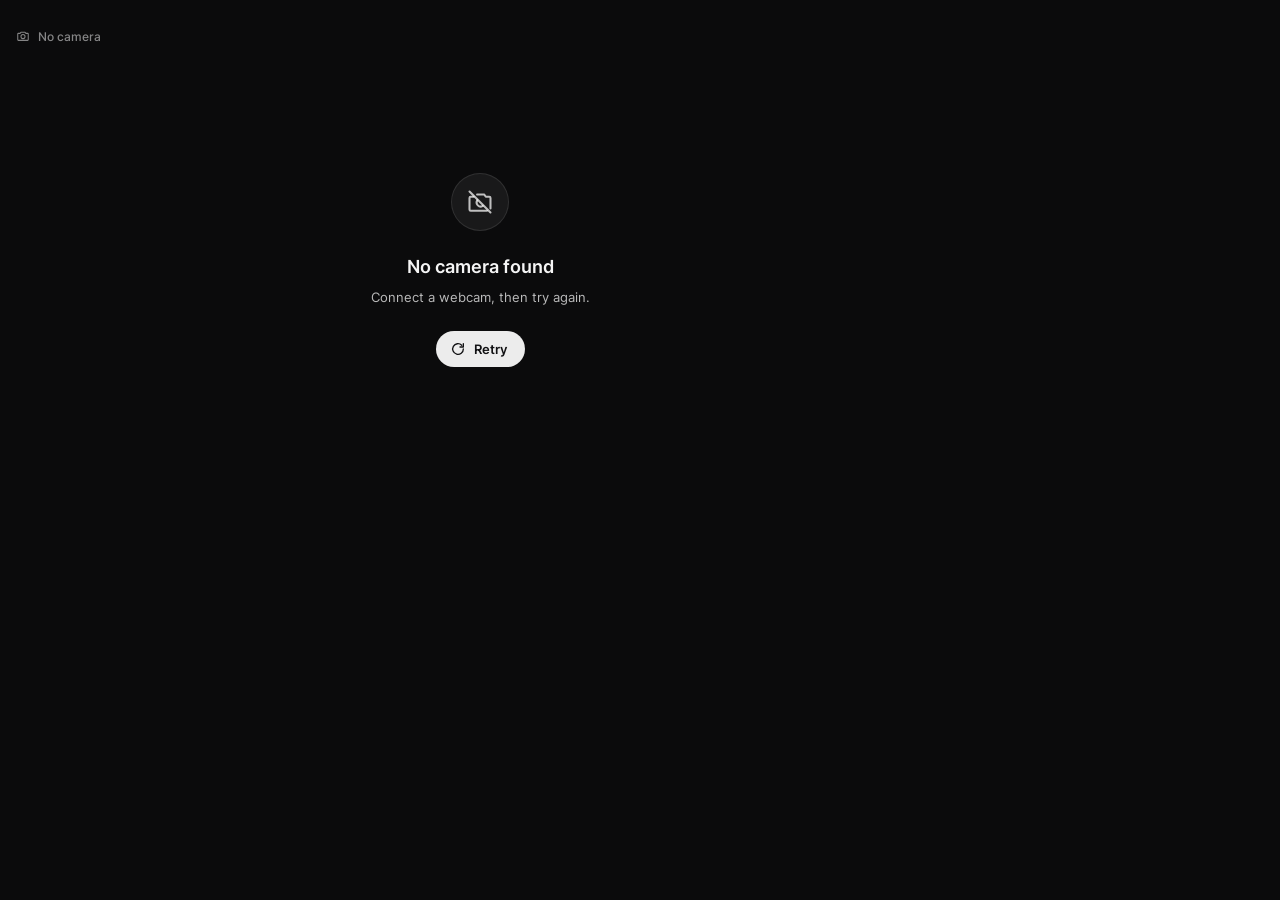
<file: docs/design/Camera-UI/html/06-error-missing.html>
<!doctype html>
<html lang="en">
<head>
<meta charset="utf-8">
<meta name="viewport" content="width=device-width, initial-scale=1">
<title>Camera — 6 · Error — no camera</title>
<link rel="stylesheet" href="fonts/fonts.css">
<style>
body{margin:0;background:#0B0B0C}
button{font-family:inherit;cursor:pointer}
</style>
</head>
<body>
<div style="width: 960px; height: 540px; position: relative; overflow: hidden; background: #0B0B0C; font-family: Inter, system-ui, sans-serif; color: rgba(255,255,255,0.96)">

  <div style="position: absolute; left: 16px; top: 16px; height: 40px; display: flex; align-items: center; gap: 8px; font-size: 12px; font-weight: 500; color: rgba(255,255,255,0.50)">
    <svg aria-hidden="true" width="14" height="14" viewBox="0 0 24 24" fill="none" stroke="currentColor" stroke-width="1.75" stroke-linecap="round" stroke-linejoin="round"><path d="M4 7.5h3l1.5-2h7l1.5 2h3a1 1 0 0 1 1 1v10a1 1 0 0 1-1 1H4a1 1 0 0 1-1-1v-10a1 1 0 0 1 1-1z"></path><circle cx="12" cy="13" r="3.5"></circle></svg>
    <span>No camera</span>
  </div>

  <div role="alert" style="position: absolute; inset: 0; display: flex; flex-direction: column; align-items: center; justify-content: center; gap: 24px; text-align: center">
    <div aria-hidden="true" style="width: 56px; height: 56px; border-radius: 999px; background: rgba(255,255,255,0.06); border: 1px solid rgba(255,255,255,0.10); display: flex; align-items: center; justify-content: center; color: rgba(255,255,255,0.72)">
      <svg width="28" height="28" viewBox="0 0 24 24" fill="none" stroke="currentColor" stroke-width="1.75" stroke-linecap="round" stroke-linejoin="round"><path d="M3 3l18 18"></path><path d="M9.5 5.5h6l1.5 2h3a1 1 0 0 1 1 1v9"></path><path d="M18 19.5H4a1 1 0 0 1-1-1v-10a1 1 0 0 1 1-1h2.5"></path><path d="M9.6 10.6a3.5 3.5 0 0 0 4.8 4.8"></path></svg>
    </div>
    <div style="display: flex; flex-direction: column; align-items: center; gap: 8px; max-width: 380px">
      <h1 style="margin: 0; font-size: 18px; line-height: 24px; font-weight: 600; color: rgba(255,255,255,0.96)">No camera found</h1>
      <p style="margin: 0; font-size: 13px; line-height: 20px; font-weight: 400; color: rgba(255,255,255,0.72); text-wrap: pretty">Connect a webcam, then try again.</p>
    </div>
    <button style="height: 36px; padding: 0 18px 0 14px; border: 0; border-radius: 999px; background: rgba(255,255,255,0.92); color: #111113; display: flex; align-items: center; gap: 8px; font-size: 13px; font-weight: 600">
      <svg aria-hidden="true" width="16" height="16" viewBox="0 0 24 24" fill="none" stroke="currentColor" stroke-width="2" stroke-linecap="round" stroke-linejoin="round"><path d="M20 12a8 8 0 1 1-2.4-5.7"></path><path d="M20 4v5h-5"></path></svg>
      <span>Retry</span>
    </button>
  </div>
</div>
</body>
</html>
</file>
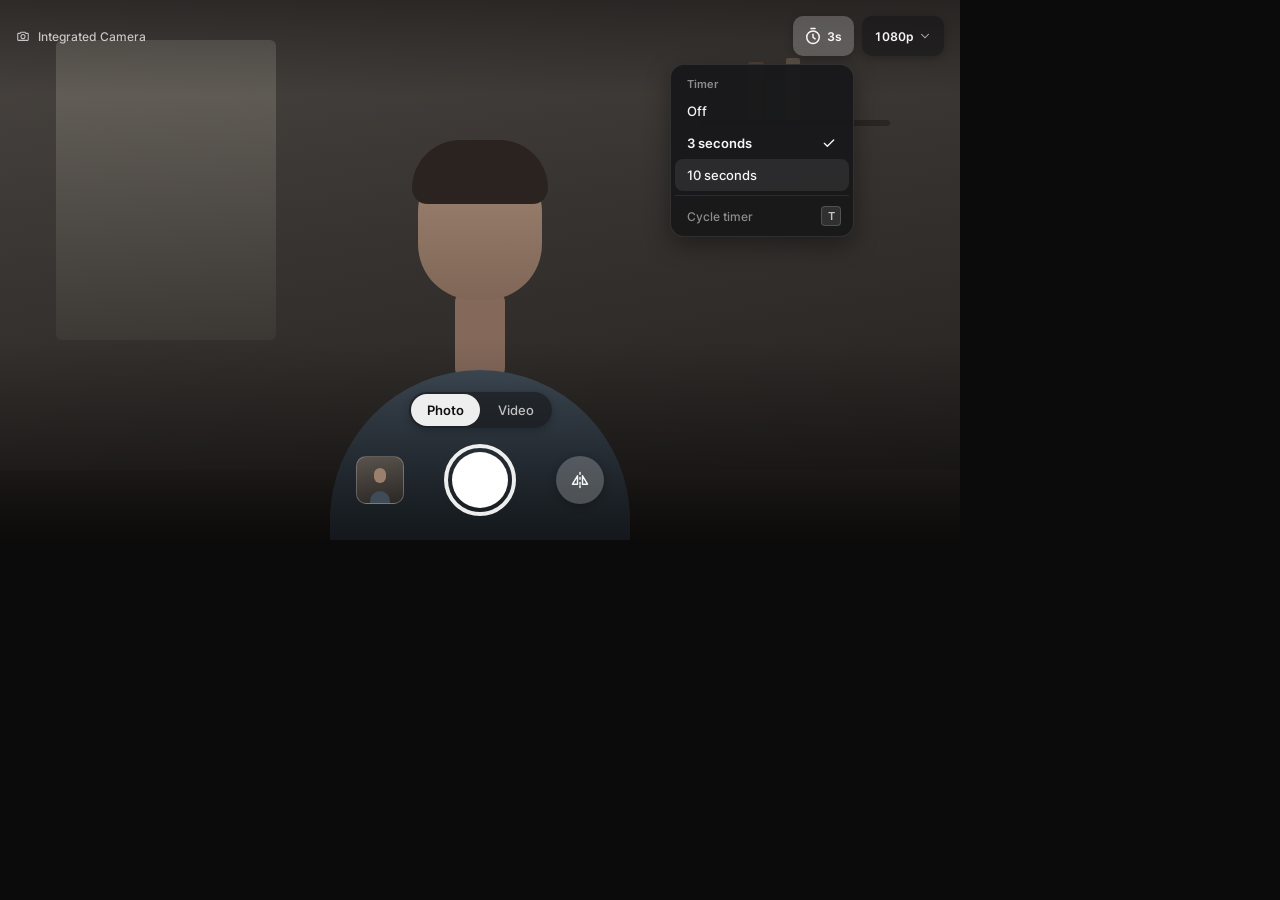
<file: docs/design/Camera-UI/html/07a-timer-menu.html>
<!doctype html>
<html lang="en">
<head>
<meta charset="utf-8">
<meta name="viewport" content="width=device-width, initial-scale=1">
<title>Camera — 7a · Timer menu open</title>
<link rel="stylesheet" href="fonts/fonts.css">
<style>
body{margin:0;background:#0B0B0C}
button{font-family:inherit;cursor:pointer}
</style>
</head>
<body>
<div style="width: 960px; height: 540px; position: relative; overflow: hidden; background: #000000; font-family: Inter, system-ui, sans-serif; color: rgba(255,255,255,0.96)">

  <div aria-hidden="true" style="position: absolute; inset: 0; background: linear-gradient(170deg, #4b4642 0%, #36322f 45%, #221f1d 100%)">
    <div style="position: absolute; left: 56px; top: 40px; width: 220px; height: 300px; border-radius: 6px; background: linear-gradient(180deg, rgba(222,216,200,0.22), rgba(222,216,200,0.05))"></div>
    <div style="position: absolute; right: 196px; top: 62px; width: 16px; height: 58px; border-radius: 2px; background: #5b4a3e"></div>
    <div style="position: absolute; right: 176px; top: 70px; width: 18px; height: 50px; border-radius: 2px; background: #3d4a44"></div>
    <div style="position: absolute; right: 160px; top: 58px; width: 14px; height: 62px; border-radius: 2px; background: #6a5f52"></div>
    <div style="position: absolute; right: 70px; top: 120px; width: 190px; height: 6px; border-radius: 3px; background: rgba(0,0,0,0.28)"></div>
    <div style="position: absolute; left: 0; right: 0; bottom: 0; height: 70px; background: linear-gradient(180deg, #2a2622, #1b1917)"></div>
    <div style="position: absolute; left: 455px; top: 290px; width: 50px; height: 90px; border-radius: 12px; background: #84695a"></div>
    <div style="position: absolute; left: 330px; top: 370px; width: 300px; height: 170px; border-radius: 150px 150px 0 0; background: linear-gradient(180deg, #3f4b57, #2c353e)"></div>
    <div style="position: absolute; left: 418px; top: 150px; width: 124px; height: 150px; border-radius: 62px 62px 56px 56px; background: linear-gradient(180deg, #a08573, #7f6656)"></div>
    <div style="position: absolute; left: 412px; top: 140px; width: 136px; height: 64px; border-radius: 68px 68px 22px 22px; background: #2b2320"></div>
  </div>

  <div aria-hidden="true" style="position: absolute; left: 0; right: 0; top: 0; height: 96px; background: linear-gradient(180deg, rgba(0,0,0,0.40), rgba(0,0,0,0))"></div>
  <div aria-hidden="true" style="position: absolute; left: 0; right: 0; bottom: 0; height: 200px; background: linear-gradient(0deg, rgba(0,0,0,0.55), rgba(0,0,0,0))"></div>

  <div style="position: absolute; left: 16px; top: 16px; height: 40px; display: flex; align-items: center; gap: 8px; font-size: 12px; font-weight: 500; color: rgba(255,255,255,0.72)">
    <svg aria-hidden="true" width="14" height="14" viewBox="0 0 24 24" fill="none" stroke="currentColor" stroke-width="1.75" stroke-linecap="round" stroke-linejoin="round"><path d="M4 7.5h3l1.5-2h7l1.5 2h3a1 1 0 0 1 1 1v10a1 1 0 0 1-1 1H4a1 1 0 0 1-1-1v-10a1 1 0 0 1 1-1z"></path><circle cx="12" cy="13" r="3.5"></circle></svg>
    <span>Integrated Camera</span>
  </div>

  <div style="position: absolute; right: 16px; top: 16px; display: flex; gap: 8px">
    <div style="position: relative">
      <button aria-label="Timer: 3 seconds (T)" aria-haspopup="menu" aria-expanded="true" style="height: 40px; padding: 0 12px 0 10px; border: 0; border-radius: 10px; background: rgba(255,255,255,0.22); color: rgba(255,255,255,0.96); display: flex; align-items: center; gap: 4px; font-size: 12px; font-weight: 600; font-variant-numeric: tabular-nums; box-shadow: 0 2px 8px rgba(0,0,0,0.24)">
        <svg aria-hidden="true" width="20" height="20" viewBox="0 0 24 24" fill="none" stroke="currentColor" stroke-width="1.75" stroke-linecap="round" stroke-linejoin="round"><circle cx="12" cy="13.5" r="7.5"></circle><path d="M12 10v3.5l2.5 2"></path><path d="M9.5 3h5"></path></svg>
        <span>3s</span>
      </button>
      <div role="menu" aria-label="Timer" style="position: absolute; top: 48px; right: 0; width: 184px; box-sizing: border-box; padding: 4px; display: flex; flex-direction: column; border-radius: 14px; background: rgba(24,24,27,0.96); border: 1px solid rgba(255,255,255,0.10); box-shadow: 0 8px 24px rgba(0,0,0,0.40)">
        <div style="padding: 8px 12px 4px; font-size: 11px; font-weight: 600; color: rgba(255,255,255,0.50)">Timer</div>
        <button role="menuitemradio" aria-checked="false" style="height: 32px; padding: 0 12px; border: 0; border-radius: 8px; background: transparent; color: rgba(255,255,255,0.96); display: flex; align-items: center; justify-content: space-between; font-size: 13px; font-weight: 500; text-align: left">
          <span>Off</span>
        </button>
        <button role="menuitemradio" aria-checked="true" style="height: 32px; padding: 0 12px; border: 0; border-radius: 8px; background: transparent; color: rgba(255,255,255,0.96); display: flex; align-items: center; justify-content: space-between; font-size: 13px; font-weight: 600; text-align: left">
          <span>3 seconds</span>
          <svg aria-hidden="true" width="16" height="16" viewBox="0 0 24 24" fill="none" stroke="currentColor" stroke-width="2" stroke-linecap="round" stroke-linejoin="round"><path d="M5 12.5l4.5 4.5L19 7.5"></path></svg>
        </button>
        <button role="menuitemradio" aria-checked="false" style="height: 32px; padding: 0 12px; border: 0; border-radius: 8px; background: rgba(255,255,255,0.08); color: rgba(255,255,255,0.96); display: flex; align-items: center; justify-content: space-between; font-size: 13px; font-weight: 500; text-align: left">
          <span>10 seconds</span>
        </button>
        <div aria-hidden="true" style="height: 1px; margin: 4px 0; background: rgba(255,255,255,0.08)"></div>
        <div style="height: 32px; padding: 0 8px 0 12px; display: flex; align-items: center; justify-content: space-between; font-size: 12px; font-weight: 500; color: rgba(255,255,255,0.50)">
          <span>Cycle timer</span>
          <span style="min-width: 20px; height: 20px; box-sizing: border-box; padding: 0 4px; display: flex; align-items: center; justify-content: center; border-radius: 4px; background: rgba(255,255,255,0.10); border: 1px solid rgba(255,255,255,0.16); font-size: 11px; font-weight: 600; color: rgba(255,255,255,0.72)">T</span>
        </div>
      </div>
    </div>
    <button aria-label="Resolution: 1080p" style="height: 40px; padding: 0 12px; border: 0; border-radius: 10px; background: rgba(20,20,22,0.56); color: rgba(255,255,255,0.96); display: flex; align-items: center; gap: 4px; font-size: 12px; font-weight: 600; font-variant-numeric: tabular-nums; box-shadow: 0 2px 8px rgba(0,0,0,0.24)">
      <span>1080p</span>
      <svg aria-hidden="true" width="14" height="14" viewBox="0 0 24 24" fill="none" stroke="currentColor" stroke-width="1.75" stroke-linecap="round" stroke-linejoin="round" style="opacity: 0.72"><path d="M6 9l6 6 6-6"></path></svg>
    </button>
  </div>

  <div style="position: absolute; left: 0; right: 0; bottom: 24px; display: flex; flex-direction: column; align-items: center; gap: 16px">
    <div aria-label="Mode" style="display: flex; padding: 2px; gap: 2px; border-radius: 999px; background: rgba(20,20,22,0.56); box-shadow: 0 2px 8px rgba(0,0,0,0.24)">
      <button aria-pressed="true" style="height: 32px; padding: 0 16px; border: 0; border-radius: 999px; background: rgba(255,255,255,0.92); color: #111113; font-size: 13px; font-weight: 600">Photo</button>
      <button aria-pressed="false" style="height: 32px; padding: 0 16px; border: 0; border-radius: 999px; background: transparent; color: rgba(255,255,255,0.72); font-size: 13px; font-weight: 500">Video</button>
    </div>
    <div style="display: flex; align-items: center; gap: 40px">
      <button aria-label="Open captures folder" style="width: 48px; height: 48px; padding: 0; box-sizing: border-box; border: 1.5px solid rgba(255,255,255,0.24); border-radius: 10px; overflow: hidden; position: relative; background: linear-gradient(170deg, #5a534d, #2a2724)">
        <span aria-hidden="true" style="position: absolute; left: 13px; bottom: 0; width: 20px; height: 12px; border-radius: 10px 10px 0 0; background: #3f4b57"></span>
        <span aria-hidden="true" style="position: absolute; left: 17px; top: 11px; width: 12px; height: 15px; border-radius: 6px; background: #9a7f6d"></span>
      </button>
      <button aria-label="Take photo in 3 seconds (Space)" style="width: 72px; height: 72px; padding: 0; box-sizing: border-box; border: 4px solid rgba(255,255,255,0.92); border-radius: 999px; background: transparent; display: flex; align-items: center; justify-content: center">
        <span style="width: 56px; height: 56px; border-radius: 999px; background: #FFFFFF"></span>
      </button>
      <button aria-label="Mirror (M)" aria-pressed="true" style="width: 48px; height: 48px; padding: 0; border: 0; border-radius: 999px; background: rgba(255,255,255,0.22); color: rgba(255,255,255,0.96); display: flex; align-items: center; justify-content: center; box-shadow: 0 2px 8px rgba(0,0,0,0.24)">
        <svg aria-hidden="true" width="20" height="20" viewBox="0 0 24 24" fill="none" stroke="currentColor" stroke-width="1.75" stroke-linecap="round" stroke-linejoin="round"><path d="M12 3v2M12 9v2M12 15v2M12 19v2"></path><path d="M9 7L3 17h6z"></path><path d="M15 7l6 10h-6z"></path></svg>
      </button>
    </div>
  </div>
</div>
</body>
</html>
</file>
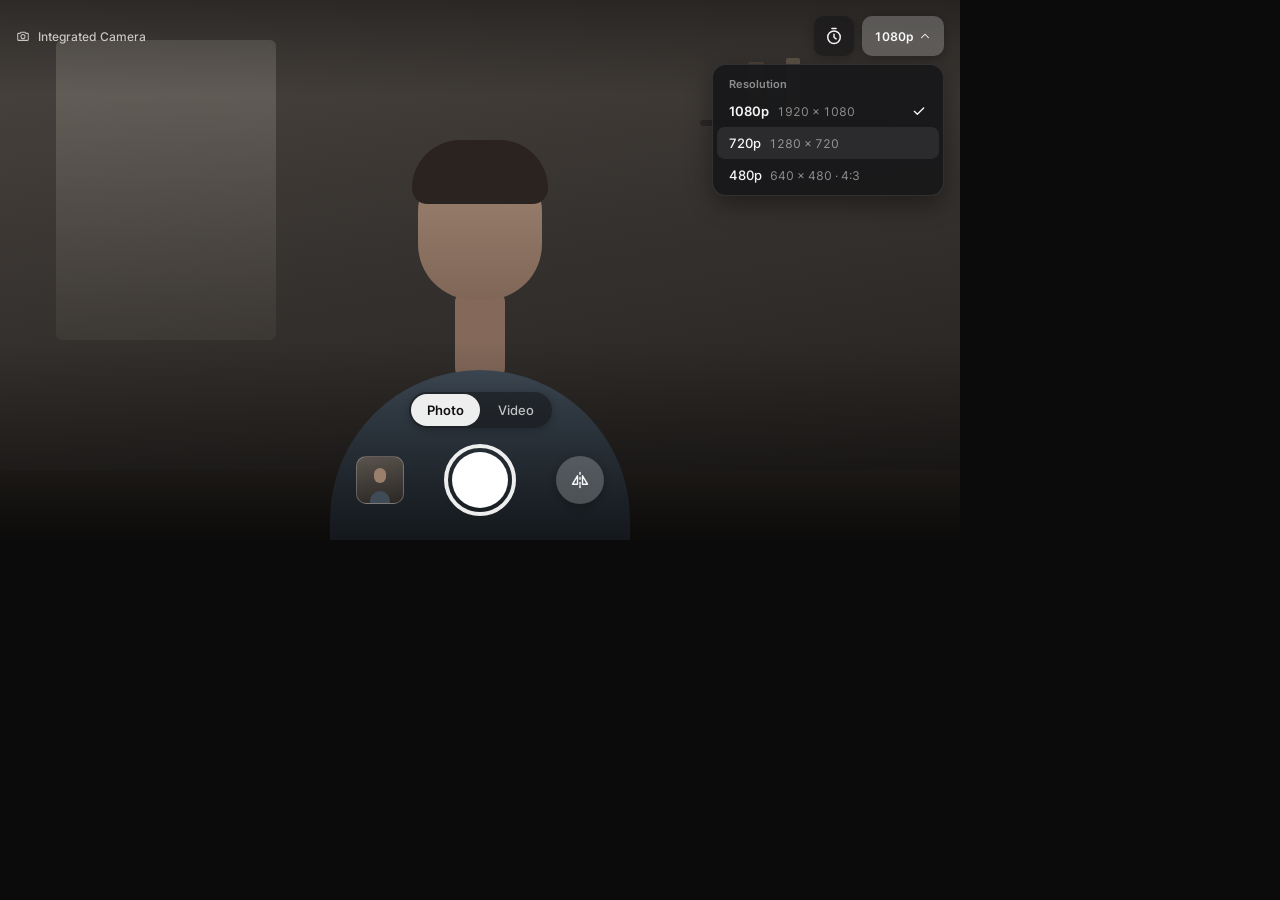
<file: docs/design/Camera-UI/html/07b-resolution-menu.html>
<!doctype html>
<html lang="en">
<head>
<meta charset="utf-8">
<meta name="viewport" content="width=device-width, initial-scale=1">
<title>Camera — 7b · Resolution menu open</title>
<link rel="stylesheet" href="fonts/fonts.css">
<style>
body{margin:0;background:#0B0B0C}
button{font-family:inherit;cursor:pointer}
</style>
</head>
<body>
<div style="width: 960px; height: 540px; position: relative; overflow: hidden; background: #000000; font-family: Inter, system-ui, sans-serif; color: rgba(255,255,255,0.96)">

  <div aria-hidden="true" style="position: absolute; inset: 0; background: linear-gradient(170deg, #4b4642 0%, #36322f 45%, #221f1d 100%)">
    <div style="position: absolute; left: 56px; top: 40px; width: 220px; height: 300px; border-radius: 6px; background: linear-gradient(180deg, rgba(222,216,200,0.22), rgba(222,216,200,0.05))"></div>
    <div style="position: absolute; right: 196px; top: 62px; width: 16px; height: 58px; border-radius: 2px; background: #5b4a3e"></div>
    <div style="position: absolute; right: 176px; top: 70px; width: 18px; height: 50px; border-radius: 2px; background: #3d4a44"></div>
    <div style="position: absolute; right: 160px; top: 58px; width: 14px; height: 62px; border-radius: 2px; background: #6a5f52"></div>
    <div style="position: absolute; right: 70px; top: 120px; width: 190px; height: 6px; border-radius: 3px; background: rgba(0,0,0,0.28)"></div>
    <div style="position: absolute; left: 0; right: 0; bottom: 0; height: 70px; background: linear-gradient(180deg, #2a2622, #1b1917)"></div>
    <div style="position: absolute; left: 455px; top: 290px; width: 50px; height: 90px; border-radius: 12px; background: #84695a"></div>
    <div style="position: absolute; left: 330px; top: 370px; width: 300px; height: 170px; border-radius: 150px 150px 0 0; background: linear-gradient(180deg, #3f4b57, #2c353e)"></div>
    <div style="position: absolute; left: 418px; top: 150px; width: 124px; height: 150px; border-radius: 62px 62px 56px 56px; background: linear-gradient(180deg, #a08573, #7f6656)"></div>
    <div style="position: absolute; left: 412px; top: 140px; width: 136px; height: 64px; border-radius: 68px 68px 22px 22px; background: #2b2320"></div>
  </div>

  <div aria-hidden="true" style="position: absolute; left: 0; right: 0; top: 0; height: 96px; background: linear-gradient(180deg, rgba(0,0,0,0.40), rgba(0,0,0,0))"></div>
  <div aria-hidden="true" style="position: absolute; left: 0; right: 0; bottom: 0; height: 200px; background: linear-gradient(0deg, rgba(0,0,0,0.55), rgba(0,0,0,0))"></div>

  <div style="position: absolute; left: 16px; top: 16px; height: 40px; display: flex; align-items: center; gap: 8px; font-size: 12px; font-weight: 500; color: rgba(255,255,255,0.72)">
    <svg aria-hidden="true" width="14" height="14" viewBox="0 0 24 24" fill="none" stroke="currentColor" stroke-width="1.75" stroke-linecap="round" stroke-linejoin="round"><path d="M4 7.5h3l1.5-2h7l1.5 2h3a1 1 0 0 1 1 1v10a1 1 0 0 1-1 1H4a1 1 0 0 1-1-1v-10a1 1 0 0 1 1-1z"></path><circle cx="12" cy="13" r="3.5"></circle></svg>
    <span>Integrated Camera</span>
  </div>

  <div style="position: absolute; right: 16px; top: 16px; display: flex; gap: 8px">
    <button aria-label="Timer: off (T)" style="width: 40px; height: 40px; padding: 0; border: 0; border-radius: 10px; background: rgba(20,20,22,0.56); color: rgba(255,255,255,0.96); display: flex; align-items: center; justify-content: center; box-shadow: 0 2px 8px rgba(0,0,0,0.24)">
      <svg aria-hidden="true" width="20" height="20" viewBox="0 0 24 24" fill="none" stroke="currentColor" stroke-width="1.75" stroke-linecap="round" stroke-linejoin="round"><circle cx="12" cy="13.5" r="7.5"></circle><path d="M12 10v3.5l2.5 2"></path><path d="M9.5 3h5"></path></svg>
    </button>
    <div style="position: relative">
      <button aria-label="Resolution: 1080p" aria-haspopup="menu" aria-expanded="true" style="height: 40px; padding: 0 12px; border: 0; border-radius: 10px; background: rgba(255,255,255,0.22); color: rgba(255,255,255,0.96); display: flex; align-items: center; gap: 4px; font-size: 12px; font-weight: 600; font-variant-numeric: tabular-nums; box-shadow: 0 2px 8px rgba(0,0,0,0.24)">
        <span>1080p</span>
        <svg aria-hidden="true" width="14" height="14" viewBox="0 0 24 24" fill="none" stroke="currentColor" stroke-width="1.75" stroke-linecap="round" stroke-linejoin="round"><path d="M6 15l6-6 6 6"></path></svg>
      </button>
      <div role="menu" aria-label="Resolution" style="position: absolute; top: 48px; right: 0; width: 232px; box-sizing: border-box; padding: 4px; display: flex; flex-direction: column; border-radius: 14px; background: rgba(24,24,27,0.96); border: 1px solid rgba(255,255,255,0.10); box-shadow: 0 8px 24px rgba(0,0,0,0.40)">
        <div style="padding: 8px 12px 4px; font-size: 11px; font-weight: 600; color: rgba(255,255,255,0.50)">Resolution</div>
        <button role="menuitemradio" aria-checked="true" style="height: 32px; padding: 0 12px; border: 0; border-radius: 8px; background: transparent; color: rgba(255,255,255,0.96); display: flex; align-items: center; justify-content: space-between; font-size: 13px; font-weight: 600; text-align: left">
          <span style="display: flex; align-items: baseline; gap: 8px"><span>1080p</span><span style="font-size: 12px; font-weight: 400; color: rgba(255,255,255,0.50); font-variant-numeric: tabular-nums">1920 × 1080</span></span>
          <svg aria-hidden="true" width="16" height="16" viewBox="0 0 24 24" fill="none" stroke="currentColor" stroke-width="2" stroke-linecap="round" stroke-linejoin="round"><path d="M5 12.5l4.5 4.5L19 7.5"></path></svg>
        </button>
        <button role="menuitemradio" aria-checked="false" style="height: 32px; padding: 0 12px; border: 0; border-radius: 8px; background: rgba(255,255,255,0.08); color: rgba(255,255,255,0.96); display: flex; align-items: center; justify-content: space-between; font-size: 13px; font-weight: 500; text-align: left">
          <span style="display: flex; align-items: baseline; gap: 8px"><span>720p</span><span style="font-size: 12px; font-weight: 400; color: rgba(255,255,255,0.50); font-variant-numeric: tabular-nums">1280 × 720</span></span>
        </button>
        <button role="menuitemradio" aria-checked="false" style="height: 32px; padding: 0 12px; border: 0; border-radius: 8px; background: transparent; color: rgba(255,255,255,0.96); display: flex; align-items: center; justify-content: space-between; font-size: 13px; font-weight: 500; text-align: left">
          <span style="display: flex; align-items: baseline; gap: 8px"><span>480p</span><span style="font-size: 12px; font-weight: 400; color: rgba(255,255,255,0.50); font-variant-numeric: tabular-nums">640 × 480 · 4:3</span></span>
        </button>
      </div>
    </div>
  </div>

  <div style="position: absolute; left: 0; right: 0; bottom: 24px; display: flex; flex-direction: column; align-items: center; gap: 16px">
    <div aria-label="Mode" style="display: flex; padding: 2px; gap: 2px; border-radius: 999px; background: rgba(20,20,22,0.56); box-shadow: 0 2px 8px rgba(0,0,0,0.24)">
      <button aria-pressed="true" style="height: 32px; padding: 0 16px; border: 0; border-radius: 999px; background: rgba(255,255,255,0.92); color: #111113; font-size: 13px; font-weight: 600">Photo</button>
      <button aria-pressed="false" style="height: 32px; padding: 0 16px; border: 0; border-radius: 999px; background: transparent; color: rgba(255,255,255,0.72); font-size: 13px; font-weight: 500">Video</button>
    </div>
    <div style="display: flex; align-items: center; gap: 40px">
      <button aria-label="Open captures folder" style="width: 48px; height: 48px; padding: 0; box-sizing: border-box; border: 1.5px solid rgba(255,255,255,0.24); border-radius: 10px; overflow: hidden; position: relative; background: linear-gradient(170deg, #5a534d, #2a2724)">
        <span aria-hidden="true" style="position: absolute; left: 13px; bottom: 0; width: 20px; height: 12px; border-radius: 10px 10px 0 0; background: #3f4b57"></span>
        <span aria-hidden="true" style="position: absolute; left: 17px; top: 11px; width: 12px; height: 15px; border-radius: 6px; background: #9a7f6d"></span>
      </button>
      <button aria-label="Take photo (Space)" style="width: 72px; height: 72px; padding: 0; box-sizing: border-box; border: 4px solid rgba(255,255,255,0.92); border-radius: 999px; background: transparent; display: flex; align-items: center; justify-content: center">
        <span style="width: 56px; height: 56px; border-radius: 999px; background: #FFFFFF"></span>
      </button>
      <button aria-label="Mirror (M)" aria-pressed="true" style="width: 48px; height: 48px; padding: 0; border: 0; border-radius: 999px; background: rgba(255,255,255,0.22); color: rgba(255,255,255,0.96); display: flex; align-items: center; justify-content: center; box-shadow: 0 2px 8px rgba(0,0,0,0.24)">
        <svg aria-hidden="true" width="20" height="20" viewBox="0 0 24 24" fill="none" stroke="currentColor" stroke-width="1.75" stroke-linecap="round" stroke-linejoin="round"><path d="M12 3v2M12 9v2M12 15v2M12 19v2"></path><path d="M9 7L3 17h6z"></path><path d="M15 7l6 10h-6z"></path></svg>
      </button>
    </div>
  </div>
</div>
</body>
</html>
</file>
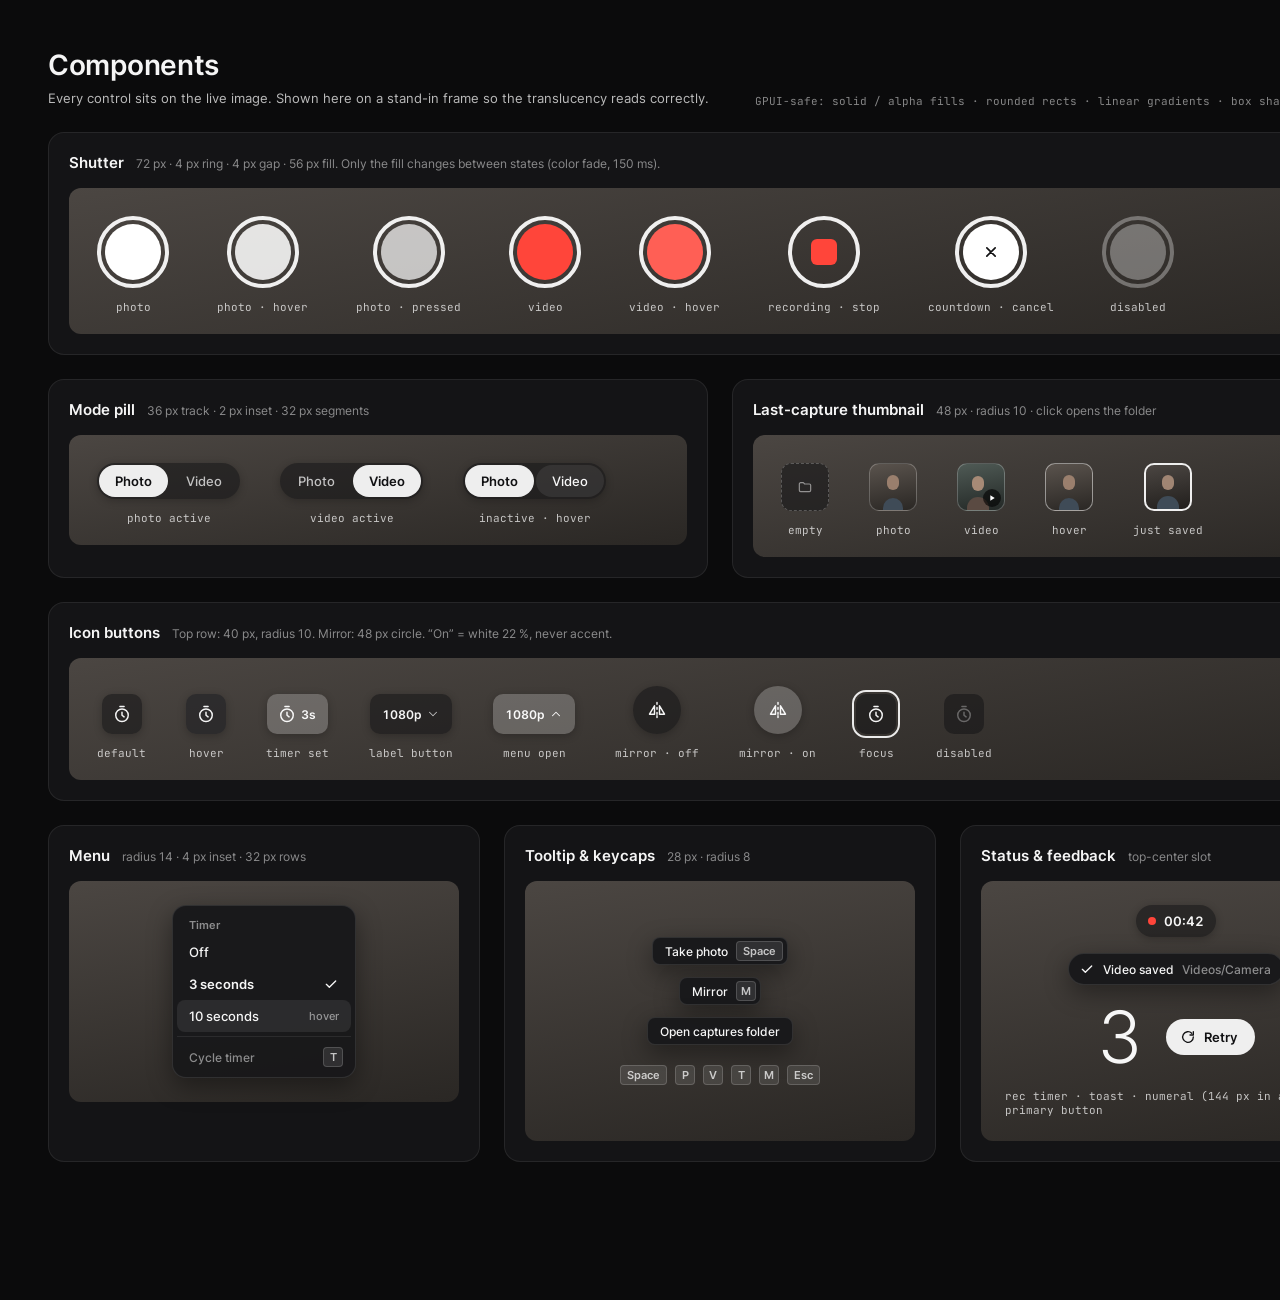
<file: docs/design/Camera-UI/html/08-components.html>
<!doctype html>
<html lang="en">
<head>
<meta charset="utf-8">
<meta name="viewport" content="width=device-width, initial-scale=1">
<title>Camera — Component sheet</title>
<link rel="stylesheet" href="fonts/fonts.css">
<style>
body{margin:0;background:#0B0B0C}
button{font-family:inherit;cursor:pointer}
</style>
</head>
<body>
<div style="width: 1440px; min-height: 1300px; box-sizing: border-box; padding: 48px; display: flex; flex-direction: column; gap: 24px; background: #0B0B0C; font-family: Inter, system-ui, sans-serif; color: rgba(255,255,255,0.96)">

  <header style="display: flex; align-items: flex-end; justify-content: space-between; gap: 24px">
    <div style="display: flex; flex-direction: column; gap: 6px">
      <h1 style="margin: 0; font-size: 28px; line-height: 34px; font-weight: 600; letter-spacing: -0.01em">Components</h1>
      <p style="margin: 0; font-size: 13px; line-height: 20px; color: rgba(255,255,255,0.72)">Every control sits on the live image. Shown here on a stand-in frame so the translucency reads correctly.</p>
    </div>
    <p style="margin: 0; font-family: 'JetBrains Mono', ui-monospace, monospace; font-size: 11px; color: rgba(255,255,255,0.50)">GPUI-safe: solid / alpha fills · rounded rects · linear gradients · box shadows · SVG icons</p>
  </header>

  <section style="display: flex; flex-direction: column; gap: 16px; padding: 20px; border-radius: 16px; background: #141416; border: 1px solid rgba(255,255,255,0.08)">
    <div style="display: flex; align-items: baseline; gap: 12px">
      <h2 style="margin: 0; font-size: 15px; font-weight: 600">Shutter</h2>
      <span style="font-size: 12px; color: rgba(255,255,255,0.50)">72 px · 4 px ring · 4 px gap · 56 px fill. Only the fill changes between states (color fade, 150 ms).</span>
    </div>
    <div style="display: flex; flex-wrap: wrap; align-items: flex-end; gap: 48px; padding: 28px 28px 20px; border-radius: 12px; background: linear-gradient(170deg, #4b4642, #2a2724)">
      <div style="display: flex; flex-direction: column; align-items: center; gap: 12px">
        <button aria-label="Take photo" style="width: 72px; height: 72px; padding: 0; box-sizing: border-box; border: 4px solid rgba(255,255,255,0.92); border-radius: 999px; background: transparent; display: flex; align-items: center; justify-content: center"><span style="width: 56px; height: 56px; border-radius: 999px; background: #FFFFFF"></span></button>
        <span style="font-family: 'JetBrains Mono', ui-monospace, monospace; font-size: 11px; color: rgba(255,255,255,0.72)">photo</span>
      </div>
      <div style="display: flex; flex-direction: column; align-items: center; gap: 12px">
        <button aria-label="Take photo, hovered" style="width: 72px; height: 72px; padding: 0; box-sizing: border-box; border: 4px solid rgba(255,255,255,0.92); border-radius: 999px; background: transparent; display: flex; align-items: center; justify-content: center"><span style="width: 56px; height: 56px; border-radius: 999px; background: rgba(255,255,255,0.86)"></span></button>
        <span style="font-family: 'JetBrains Mono', ui-monospace, monospace; font-size: 11px; color: rgba(255,255,255,0.72)">photo · hover</span>
      </div>
      <div style="display: flex; flex-direction: column; align-items: center; gap: 12px">
        <button aria-label="Take photo, pressed" style="width: 72px; height: 72px; padding: 0; box-sizing: border-box; border: 4px solid rgba(255,255,255,0.92); border-radius: 999px; background: transparent; display: flex; align-items: center; justify-content: center"><span style="width: 56px; height: 56px; border-radius: 999px; background: rgba(255,255,255,0.70)"></span></button>
        <span style="font-family: 'JetBrains Mono', ui-monospace, monospace; font-size: 11px; color: rgba(255,255,255,0.72)">photo · pressed</span>
      </div>
      <div style="display: flex; flex-direction: column; align-items: center; gap: 12px">
        <button aria-label="Start recording" style="width: 72px; height: 72px; padding: 0; box-sizing: border-box; border: 4px solid rgba(255,255,255,0.92); border-radius: 999px; background: transparent; display: flex; align-items: center; justify-content: center"><span style="width: 56px; height: 56px; border-radius: 999px; background: #FF453A"></span></button>
        <span style="font-family: 'JetBrains Mono', ui-monospace, monospace; font-size: 11px; color: rgba(255,255,255,0.72)">video</span>
      </div>
      <div style="display: flex; flex-direction: column; align-items: center; gap: 12px">
        <button aria-label="Start recording, hovered" style="width: 72px; height: 72px; padding: 0; box-sizing: border-box; border: 4px solid rgba(255,255,255,0.92); border-radius: 999px; background: transparent; display: flex; align-items: center; justify-content: center"><span style="width: 56px; height: 56px; border-radius: 999px; background: #FF5F55"></span></button>
        <span style="font-family: 'JetBrains Mono', ui-monospace, monospace; font-size: 11px; color: rgba(255,255,255,0.72)">video · hover</span>
      </div>
      <div style="display: flex; flex-direction: column; align-items: center; gap: 12px">
        <button aria-label="Stop recording" style="width: 72px; height: 72px; padding: 0; box-sizing: border-box; border: 4px solid rgba(255,255,255,0.92); border-radius: 999px; background: transparent; display: flex; align-items: center; justify-content: center"><span style="width: 26px; height: 26px; border-radius: 6px; background: #FF453A"></span></button>
        <span style="font-family: 'JetBrains Mono', ui-monospace, monospace; font-size: 11px; color: rgba(255,255,255,0.72)">recording · stop</span>
      </div>
      <div style="display: flex; flex-direction: column; align-items: center; gap: 12px">
        <button aria-label="Cancel countdown" style="width: 72px; height: 72px; padding: 0; box-sizing: border-box; border: 4px solid rgba(255,255,255,0.92); border-radius: 999px; background: transparent; display: flex; align-items: center; justify-content: center"><span style="width: 56px; height: 56px; border-radius: 999px; background: #FFFFFF; color: #111113; display: flex; align-items: center; justify-content: center"><svg aria-hidden="true" width="20" height="20" viewBox="0 0 24 24" fill="none" stroke="currentColor" stroke-width="2" stroke-linecap="round"><path d="M7 7l10 10M17 7L7 17"></path></svg></span></button>
        <span style="font-family: 'JetBrains Mono', ui-monospace, monospace; font-size: 11px; color: rgba(255,255,255,0.72)">countdown · cancel</span>
      </div>
      <div style="display: flex; flex-direction: column; align-items: center; gap: 12px">
        <button aria-label="Shutter, disabled" disabled style="width: 72px; height: 72px; padding: 0; box-sizing: border-box; border: 4px solid rgba(255,255,255,0.32); border-radius: 999px; background: transparent; display: flex; align-items: center; justify-content: center; cursor: default"><span style="width: 56px; height: 56px; border-radius: 999px; background: rgba(255,255,255,0.32)"></span></button>
        <span style="font-family: 'JetBrains Mono', ui-monospace, monospace; font-size: 11px; color: rgba(255,255,255,0.72)">disabled</span>
      </div>
    </div>
  </section>

  <div style="display: grid; grid-template-columns: repeat(2, minmax(0, 1fr)); gap: 24px">
    <section style="display: flex; flex-direction: column; gap: 16px; padding: 20px; border-radius: 16px; background: #141416; border: 1px solid rgba(255,255,255,0.08)">
      <div style="display: flex; align-items: baseline; gap: 12px">
        <h2 style="margin: 0; font-size: 15px; font-weight: 600">Mode pill</h2>
        <span style="font-size: 12px; color: rgba(255,255,255,0.50)">36 px track · 2 px inset · 32 px segments</span>
      </div>
      <div style="display: flex; flex-wrap: wrap; align-items: flex-end; gap: 40px; padding: 28px 28px 20px; border-radius: 12px; background: linear-gradient(170deg, #4b4642, #2a2724)">
        <div style="display: flex; flex-direction: column; align-items: center; gap: 12px">
          <div aria-label="Mode" style="display: flex; padding: 2px; gap: 2px; border-radius: 999px; background: rgba(20,20,22,0.56); box-shadow: 0 2px 8px rgba(0,0,0,0.24)">
            <button aria-pressed="true" style="height: 32px; padding: 0 16px; border: 0; border-radius: 999px; background: rgba(255,255,255,0.92); color: #111113; font-size: 13px; font-weight: 600">Photo</button>
            <button aria-pressed="false" style="height: 32px; padding: 0 16px; border: 0; border-radius: 999px; background: transparent; color: rgba(255,255,255,0.72); font-size: 13px; font-weight: 500">Video</button>
          </div>
          <span style="font-family: 'JetBrains Mono', ui-monospace, monospace; font-size: 11px; color: rgba(255,255,255,0.72)">photo active</span>
        </div>
        <div style="display: flex; flex-direction: column; align-items: center; gap: 12px">
          <div aria-label="Mode" style="display: flex; padding: 2px; gap: 2px; border-radius: 999px; background: rgba(20,20,22,0.56); box-shadow: 0 2px 8px rgba(0,0,0,0.24)">
            <button aria-pressed="false" style="height: 32px; padding: 0 16px; border: 0; border-radius: 999px; background: transparent; color: rgba(255,255,255,0.72); font-size: 13px; font-weight: 500">Photo</button>
            <button aria-pressed="true" style="height: 32px; padding: 0 16px; border: 0; border-radius: 999px; background: rgba(255,255,255,0.92); color: #111113; font-size: 13px; font-weight: 600">Video</button>
          </div>
          <span style="font-family: 'JetBrains Mono', ui-monospace, monospace; font-size: 11px; color: rgba(255,255,255,0.72)">video active</span>
        </div>
        <div style="display: flex; flex-direction: column; align-items: center; gap: 12px">
          <div aria-label="Mode" style="display: flex; padding: 2px; gap: 2px; border-radius: 999px; background: rgba(20,20,22,0.56); box-shadow: 0 2px 8px rgba(0,0,0,0.24)">
            <button aria-pressed="true" style="height: 32px; padding: 0 16px; border: 0; border-radius: 999px; background: rgba(255,255,255,0.92); color: #111113; font-size: 13px; font-weight: 600">Photo</button>
            <button aria-pressed="false" style="height: 32px; padding: 0 16px; border: 0; border-radius: 999px; background: rgba(255,255,255,0.08); color: rgba(255,255,255,0.96); font-size: 13px; font-weight: 500">Video</button>
          </div>
          <span style="font-family: 'JetBrains Mono', ui-monospace, monospace; font-size: 11px; color: rgba(255,255,255,0.72)">inactive · hover</span>
        </div>
      </div>
    </section>

    <section style="display: flex; flex-direction: column; gap: 16px; padding: 20px; border-radius: 16px; background: #141416; border: 1px solid rgba(255,255,255,0.08)">
      <div style="display: flex; align-items: baseline; gap: 12px">
        <h2 style="margin: 0; font-size: 15px; font-weight: 600">Last-capture thumbnail</h2>
        <span style="font-size: 12px; color: rgba(255,255,255,0.50)">48 px · radius 10 · click opens the folder</span>
      </div>
      <div style="display: flex; flex-wrap: wrap; align-items: flex-end; gap: 40px; padding: 28px 28px 20px; border-radius: 12px; background: linear-gradient(170deg, #4b4642, #2a2724)">
        <div style="display: flex; flex-direction: column; align-items: center; gap: 12px">
          <button aria-label="Open captures folder (empty)" style="width: 48px; height: 48px; padding: 0; box-sizing: border-box; border: 1.5px dashed rgba(255,255,255,0.24); border-radius: 10px; background: rgba(20,20,22,0.56); color: rgba(255,255,255,0.50); display: flex; align-items: center; justify-content: center">
            <svg aria-hidden="true" width="16" height="16" viewBox="0 0 24 24" fill="none" stroke="currentColor" stroke-width="1.75" stroke-linecap="round" stroke-linejoin="round"><path d="M3.5 7.5a2 2 0 0 1 2-2h4l2 2h7a2 2 0 0 1 2 2v7.5a2 2 0 0 1-2 2h-13a2 2 0 0 1-2-2z"></path></svg>
          </button>
          <span style="font-family: 'JetBrains Mono', ui-monospace, monospace; font-size: 11px; color: rgba(255,255,255,0.72)">empty</span>
        </div>
        <div style="display: flex; flex-direction: column; align-items: center; gap: 12px">
          <button aria-label="Open captures folder" style="width: 48px; height: 48px; padding: 0; box-sizing: border-box; border: 1.5px solid rgba(255,255,255,0.24); border-radius: 10px; overflow: hidden; position: relative; background: linear-gradient(170deg, #5a534d, #2a2724)">
            <span aria-hidden="true" style="position: absolute; left: 13px; bottom: 0; width: 20px; height: 12px; border-radius: 10px 10px 0 0; background: #3f4b57"></span>
            <span aria-hidden="true" style="position: absolute; left: 17px; top: 11px; width: 12px; height: 15px; border-radius: 6px; background: #9a7f6d"></span>
          </button>
          <span style="font-family: 'JetBrains Mono', ui-monospace, monospace; font-size: 11px; color: rgba(255,255,255,0.72)">photo</span>
        </div>
        <div style="display: flex; flex-direction: column; align-items: center; gap: 12px">
          <button aria-label="Open captures folder (last capture: video)" style="width: 48px; height: 48px; padding: 0; box-sizing: border-box; border: 1.5px solid rgba(255,255,255,0.24); border-radius: 10px; overflow: hidden; position: relative; background: linear-gradient(170deg, #4f5a55, #232826)">
            <span aria-hidden="true" style="position: absolute; left: 9px; bottom: 0; width: 22px; height: 13px; border-radius: 11px 11px 0 0; background: #5a4a42"></span>
            <span aria-hidden="true" style="position: absolute; left: 14px; top: 12px; width: 12px; height: 15px; border-radius: 6px; background: #a68a76"></span>
            <span aria-hidden="true" style="position: absolute; right: 3px; bottom: 3px; width: 18px; height: 18px; border-radius: 999px; background: rgba(0,0,0,0.60); display: flex; align-items: center; justify-content: center; color: #FFFFFF"><svg width="10" height="10" viewBox="0 0 24 24"><path d="M8 5.5v13l10.5-6.5z" fill="currentColor"></path></svg></span>
          </button>
          <span style="font-family: 'JetBrains Mono', ui-monospace, monospace; font-size: 11px; color: rgba(255,255,255,0.72)">video</span>
        </div>
        <div style="display: flex; flex-direction: column; align-items: center; gap: 12px">
          <button aria-label="Open captures folder, hovered" style="width: 48px; height: 48px; padding: 0; box-sizing: border-box; border: 1.5px solid rgba(255,255,255,0.48); border-radius: 10px; overflow: hidden; position: relative; background: linear-gradient(170deg, #5a534d, #2a2724)">
            <span aria-hidden="true" style="position: absolute; left: 13px; bottom: 0; width: 20px; height: 12px; border-radius: 10px 10px 0 0; background: #3f4b57"></span>
            <span aria-hidden="true" style="position: absolute; left: 17px; top: 11px; width: 12px; height: 15px; border-radius: 6px; background: #9a7f6d"></span>
          </button>
          <span style="font-family: 'JetBrains Mono', ui-monospace, monospace; font-size: 11px; color: rgba(255,255,255,0.72)">hover</span>
        </div>
        <div style="display: flex; flex-direction: column; align-items: center; gap: 12px">
          <button aria-label="Open captures folder, just saved" style="width: 48px; height: 48px; padding: 0; box-sizing: border-box; border: 2px solid rgba(255,255,255,0.92); border-radius: 10px; overflow: hidden; position: relative; background: linear-gradient(170deg, #4b4642, #221f1d)">
            <span aria-hidden="true" style="position: absolute; left: 11px; bottom: 0; width: 22px; height: 13px; border-radius: 11px 11px 0 0; background: #3f4b57"></span>
            <span aria-hidden="true" style="position: absolute; left: 16px; top: 10px; width: 12px; height: 15px; border-radius: 6px; background: #a08573"></span>
          </button>
          <span style="font-family: 'JetBrains Mono', ui-monospace, monospace; font-size: 11px; color: rgba(255,255,255,0.72)">just saved</span>
        </div>
      </div>
    </section>
  </div>

  <section style="display: flex; flex-direction: column; gap: 16px; padding: 20px; border-radius: 16px; background: #141416; border: 1px solid rgba(255,255,255,0.08)">
    <div style="display: flex; align-items: baseline; gap: 12px">
      <h2 style="margin: 0; font-size: 15px; font-weight: 600">Icon buttons</h2>
      <span style="font-size: 12px; color: rgba(255,255,255,0.50)">Top row: 40 px, radius 10. Mirror: 48 px circle. “On” = white 22 %, never accent.</span>
    </div>
    <div style="display: flex; flex-wrap: wrap; align-items: flex-end; gap: 40px; padding: 28px 28px 20px; border-radius: 12px; background: linear-gradient(170deg, #4b4642, #2a2724)">
      <div style="display: flex; flex-direction: column; align-items: center; gap: 12px">
        <button aria-label="Timer: off" style="width: 40px; height: 40px; padding: 0; border: 0; border-radius: 10px; background: rgba(20,20,22,0.56); color: rgba(255,255,255,0.96); display: flex; align-items: center; justify-content: center; box-shadow: 0 2px 8px rgba(0,0,0,0.24)"><svg aria-hidden="true" width="20" height="20" viewBox="0 0 24 24" fill="none" stroke="currentColor" stroke-width="1.75" stroke-linecap="round" stroke-linejoin="round"><circle cx="12" cy="13.5" r="7.5"></circle><path d="M12 10v3.5l2.5 2"></path><path d="M9.5 3h5"></path></svg></button>
        <span style="font-family: 'JetBrains Mono', ui-monospace, monospace; font-size: 11px; color: rgba(255,255,255,0.72)">default</span>
      </div>
      <div style="display: flex; flex-direction: column; align-items: center; gap: 12px">
        <button aria-label="Timer: off, hovered" style="width: 40px; height: 40px; padding: 0; border: 0; border-radius: 10px; background: rgba(36,36,40,0.72); color: rgba(255,255,255,0.96); display: flex; align-items: center; justify-content: center; box-shadow: 0 2px 8px rgba(0,0,0,0.24)"><svg aria-hidden="true" width="20" height="20" viewBox="0 0 24 24" fill="none" stroke="currentColor" stroke-width="1.75" stroke-linecap="round" stroke-linejoin="round"><circle cx="12" cy="13.5" r="7.5"></circle><path d="M12 10v3.5l2.5 2"></path><path d="M9.5 3h5"></path></svg></button>
        <span style="font-family: 'JetBrains Mono', ui-monospace, monospace; font-size: 11px; color: rgba(255,255,255,0.72)">hover</span>
      </div>
      <div style="display: flex; flex-direction: column; align-items: center; gap: 12px">
        <button aria-label="Timer: 3 seconds" style="height: 40px; padding: 0 12px 0 10px; border: 0; border-radius: 10px; background: rgba(255,255,255,0.22); color: rgba(255,255,255,0.96); display: flex; align-items: center; gap: 4px; font-size: 12px; font-weight: 600; font-variant-numeric: tabular-nums; box-shadow: 0 2px 8px rgba(0,0,0,0.24)"><svg aria-hidden="true" width="20" height="20" viewBox="0 0 24 24" fill="none" stroke="currentColor" stroke-width="1.75" stroke-linecap="round" stroke-linejoin="round"><circle cx="12" cy="13.5" r="7.5"></circle><path d="M12 10v3.5l2.5 2"></path><path d="M9.5 3h5"></path></svg><span>3s</span></button>
        <span style="font-family: 'JetBrains Mono', ui-monospace, monospace; font-size: 11px; color: rgba(255,255,255,0.72)">timer set</span>
      </div>
      <div style="display: flex; flex-direction: column; align-items: center; gap: 12px">
        <button aria-label="Resolution: 1080p" style="height: 40px; padding: 0 12px; border: 0; border-radius: 10px; background: rgba(20,20,22,0.56); color: rgba(255,255,255,0.96); display: flex; align-items: center; gap: 4px; font-size: 12px; font-weight: 600; font-variant-numeric: tabular-nums; box-shadow: 0 2px 8px rgba(0,0,0,0.24)"><span>1080p</span><svg aria-hidden="true" width="14" height="14" viewBox="0 0 24 24" fill="none" stroke="currentColor" stroke-width="1.75" stroke-linecap="round" stroke-linejoin="round" style="opacity: 0.72"><path d="M6 9l6 6 6-6"></path></svg></button>
        <span style="font-family: 'JetBrains Mono', ui-monospace, monospace; font-size: 11px; color: rgba(255,255,255,0.72)">label button</span>
      </div>
      <div style="display: flex; flex-direction: column; align-items: center; gap: 12px">
        <button aria-label="Resolution menu, open" style="height: 40px; padding: 0 12px; border: 0; border-radius: 10px; background: rgba(255,255,255,0.22); color: rgba(255,255,255,0.96); display: flex; align-items: center; gap: 4px; font-size: 12px; font-weight: 600; font-variant-numeric: tabular-nums; box-shadow: 0 2px 8px rgba(0,0,0,0.24)"><span>1080p</span><svg aria-hidden="true" width="14" height="14" viewBox="0 0 24 24" fill="none" stroke="currentColor" stroke-width="1.75" stroke-linecap="round" stroke-linejoin="round"><path d="M6 15l6-6 6 6"></path></svg></button>
        <span style="font-family: 'JetBrains Mono', ui-monospace, monospace; font-size: 11px; color: rgba(255,255,255,0.72)">menu open</span>
      </div>
      <div style="display: flex; flex-direction: column; align-items: center; gap: 12px">
        <button aria-label="Mirror off" aria-pressed="false" style="width: 48px; height: 48px; padding: 0; border: 0; border-radius: 999px; background: rgba(20,20,22,0.56); color: rgba(255,255,255,0.96); display: flex; align-items: center; justify-content: center; box-shadow: 0 2px 8px rgba(0,0,0,0.24)"><svg aria-hidden="true" width="20" height="20" viewBox="0 0 24 24" fill="none" stroke="currentColor" stroke-width="1.75" stroke-linecap="round" stroke-linejoin="round"><path d="M12 3v2M12 9v2M12 15v2M12 19v2"></path><path d="M9 7L3 17h6z"></path><path d="M15 7l6 10h-6z"></path></svg></button>
        <span style="font-family: 'JetBrains Mono', ui-monospace, monospace; font-size: 11px; color: rgba(255,255,255,0.72)">mirror · off</span>
      </div>
      <div style="display: flex; flex-direction: column; align-items: center; gap: 12px">
        <button aria-label="Mirror on" aria-pressed="true" style="width: 48px; height: 48px; padding: 0; border: 0; border-radius: 999px; background: rgba(255,255,255,0.22); color: rgba(255,255,255,0.96); display: flex; align-items: center; justify-content: center; box-shadow: 0 2px 8px rgba(0,0,0,0.24)"><svg aria-hidden="true" width="20" height="20" viewBox="0 0 24 24" fill="none" stroke="currentColor" stroke-width="1.75" stroke-linecap="round" stroke-linejoin="round"><path d="M12 3v2M12 9v2M12 15v2M12 19v2"></path><path d="M9 7L3 17h6z"></path><path d="M15 7l6 10h-6z"></path></svg></button>
        <span style="font-family: 'JetBrains Mono', ui-monospace, monospace; font-size: 11px; color: rgba(255,255,255,0.72)">mirror · on</span>
      </div>
      <div style="display: flex; flex-direction: column; align-items: center; gap: 12px">
        <button aria-label="Timer, keyboard focus" style="width: 40px; height: 40px; padding: 0; border: 0; border-radius: 10px; background: rgba(20,20,22,0.56); color: rgba(255,255,255,0.96); display: flex; align-items: center; justify-content: center; outline: 2px solid rgba(255,255,255,0.90); outline-offset: 2px"><svg aria-hidden="true" width="20" height="20" viewBox="0 0 24 24" fill="none" stroke="currentColor" stroke-width="1.75" stroke-linecap="round" stroke-linejoin="round"><circle cx="12" cy="13.5" r="7.5"></circle><path d="M12 10v3.5l2.5 2"></path><path d="M9.5 3h5"></path></svg></button>
        <span style="font-family: 'JetBrains Mono', ui-monospace, monospace; font-size: 11px; color: rgba(255,255,255,0.72)">focus</span>
      </div>
      <div style="display: flex; flex-direction: column; align-items: center; gap: 12px">
        <button aria-label="Timer, disabled" disabled style="width: 40px; height: 40px; padding: 0; border: 0; border-radius: 10px; background: rgba(20,20,22,0.56); color: rgba(255,255,255,0.32); display: flex; align-items: center; justify-content: center; cursor: default"><svg aria-hidden="true" width="20" height="20" viewBox="0 0 24 24" fill="none" stroke="currentColor" stroke-width="1.75" stroke-linecap="round" stroke-linejoin="round"><circle cx="12" cy="13.5" r="7.5"></circle><path d="M12 10v3.5l2.5 2"></path><path d="M9.5 3h5"></path></svg></button>
        <span style="font-family: 'JetBrains Mono', ui-monospace, monospace; font-size: 11px; color: rgba(255,255,255,0.72)">disabled</span>
      </div>
    </div>
  </section>

  <div style="display: grid; grid-template-columns: repeat(3, minmax(0, 1fr)); gap: 24px">
    <section style="display: flex; flex-direction: column; gap: 16px; padding: 20px; border-radius: 16px; background: #141416; border: 1px solid rgba(255,255,255,0.08)">
      <div style="display: flex; align-items: baseline; gap: 12px">
        <h2 style="margin: 0; font-size: 15px; font-weight: 600">Menu</h2>
        <span style="font-size: 12px; color: rgba(255,255,255,0.50)">radius 14 · 4 px inset · 32 px rows</span>
      </div>
      <div style="display: flex; justify-content: center; padding: 24px; border-radius: 12px; background: linear-gradient(170deg, #4b4642, #2a2724)">
        <div role="menu" aria-label="Timer" style="width: 184px; box-sizing: border-box; padding: 4px; display: flex; flex-direction: column; border-radius: 14px; background: rgba(24,24,27,0.96); border: 1px solid rgba(255,255,255,0.10); box-shadow: 0 8px 24px rgba(0,0,0,0.40)">
          <div style="padding: 8px 12px 4px; font-size: 11px; font-weight: 600; color: rgba(255,255,255,0.50)">Timer</div>
          <button role="menuitemradio" aria-checked="false" style="height: 32px; padding: 0 12px; border: 0; border-radius: 8px; background: transparent; color: rgba(255,255,255,0.96); display: flex; align-items: center; justify-content: space-between; font-size: 13px; font-weight: 500"><span>Off</span></button>
          <button role="menuitemradio" aria-checked="true" style="height: 32px; padding: 0 12px; border: 0; border-radius: 8px; background: transparent; color: rgba(255,255,255,0.96); display: flex; align-items: center; justify-content: space-between; font-size: 13px; font-weight: 600"><span>3 seconds</span><svg aria-hidden="true" width="16" height="16" viewBox="0 0 24 24" fill="none" stroke="currentColor" stroke-width="2" stroke-linecap="round" stroke-linejoin="round"><path d="M5 12.5l4.5 4.5L19 7.5"></path></svg></button>
          <button role="menuitemradio" aria-checked="false" style="height: 32px; padding: 0 12px; border: 0; border-radius: 8px; background: rgba(255,255,255,0.08); color: rgba(255,255,255,0.96); display: flex; align-items: center; justify-content: space-between; font-size: 13px; font-weight: 500"><span>10 seconds</span><span style="font-size: 11px; color: rgba(255,255,255,0.50)">hover</span></button>
          <div aria-hidden="true" style="height: 1px; margin: 4px 0; background: rgba(255,255,255,0.08)"></div>
          <div style="height: 32px; padding: 0 8px 0 12px; display: flex; align-items: center; justify-content: space-between; font-size: 12px; font-weight: 500; color: rgba(255,255,255,0.50)"><span>Cycle timer</span><span style="min-width: 20px; height: 20px; box-sizing: border-box; padding: 0 4px; display: flex; align-items: center; justify-content: center; border-radius: 4px; background: rgba(255,255,255,0.10); border: 1px solid rgba(255,255,255,0.16); font-size: 11px; font-weight: 600; color: rgba(255,255,255,0.72)">T</span></div>
        </div>
      </div>
    </section>

    <section style="display: flex; flex-direction: column; gap: 16px; padding: 20px; border-radius: 16px; background: #141416; border: 1px solid rgba(255,255,255,0.08)">
      <div style="display: flex; align-items: baseline; gap: 12px">
        <h2 style="margin: 0; font-size: 15px; font-weight: 600">Tooltip &amp; keycaps</h2>
        <span style="font-size: 12px; color: rgba(255,255,255,0.50)">28 px · radius 8</span>
      </div>
      <div style="display: flex; flex-direction: column; align-items: center; justify-content: center; gap: 12px; padding: 24px; border-radius: 12px; background: linear-gradient(170deg, #4b4642, #2a2724); flex-grow: 1">
        <div role="tooltip" style="height: 28px; box-sizing: border-box; padding: 0 4px 0 12px; display: flex; align-items: center; gap: 8px; border-radius: 8px; background: rgba(24,24,27,0.96); border: 1px solid rgba(255,255,255,0.10); box-shadow: 0 8px 24px rgba(0,0,0,0.40); font-size: 12px; font-weight: 500; white-space: nowrap"><span>Take photo</span><span style="min-width: 20px; height: 20px; box-sizing: border-box; padding: 0 6px; display: flex; align-items: center; justify-content: center; border-radius: 4px; background: rgba(255,255,255,0.10); border: 1px solid rgba(255,255,255,0.16); font-size: 11px; font-weight: 600; color: rgba(255,255,255,0.72)">Space</span></div>
        <div role="tooltip" style="height: 28px; box-sizing: border-box; padding: 0 4px 0 12px; display: flex; align-items: center; gap: 8px; border-radius: 8px; background: rgba(24,24,27,0.96); border: 1px solid rgba(255,255,255,0.10); box-shadow: 0 8px 24px rgba(0,0,0,0.40); font-size: 12px; font-weight: 500; white-space: nowrap"><span>Mirror</span><span style="min-width: 20px; height: 20px; box-sizing: border-box; padding: 0 4px; display: flex; align-items: center; justify-content: center; border-radius: 4px; background: rgba(255,255,255,0.10); border: 1px solid rgba(255,255,255,0.16); font-size: 11px; font-weight: 600; color: rgba(255,255,255,0.72)">M</span></div>
        <div role="tooltip" style="height: 28px; box-sizing: border-box; padding: 0 12px; display: flex; align-items: center; border-radius: 8px; background: rgba(24,24,27,0.96); border: 1px solid rgba(255,255,255,0.10); box-shadow: 0 8px 24px rgba(0,0,0,0.40); font-size: 12px; font-weight: 500; white-space: nowrap">Open captures folder</div>
        <div style="display: flex; flex-wrap: wrap; justify-content: center; gap: 8px; padding-top: 8px">
          <span style="min-width: 20px; height: 20px; box-sizing: border-box; padding: 0 6px; display: flex; align-items: center; justify-content: center; border-radius: 4px; background: rgba(255,255,255,0.10); border: 1px solid rgba(255,255,255,0.16); font-size: 11px; font-weight: 600; color: rgba(255,255,255,0.72)">Space</span>
          <span style="min-width: 20px; height: 20px; box-sizing: border-box; padding: 0 4px; display: flex; align-items: center; justify-content: center; border-radius: 4px; background: rgba(255,255,255,0.10); border: 1px solid rgba(255,255,255,0.16); font-size: 11px; font-weight: 600; color: rgba(255,255,255,0.72)">P</span>
          <span style="min-width: 20px; height: 20px; box-sizing: border-box; padding: 0 4px; display: flex; align-items: center; justify-content: center; border-radius: 4px; background: rgba(255,255,255,0.10); border: 1px solid rgba(255,255,255,0.16); font-size: 11px; font-weight: 600; color: rgba(255,255,255,0.72)">V</span>
          <span style="min-width: 20px; height: 20px; box-sizing: border-box; padding: 0 4px; display: flex; align-items: center; justify-content: center; border-radius: 4px; background: rgba(255,255,255,0.10); border: 1px solid rgba(255,255,255,0.16); font-size: 11px; font-weight: 600; color: rgba(255,255,255,0.72)">T</span>
          <span style="min-width: 20px; height: 20px; box-sizing: border-box; padding: 0 4px; display: flex; align-items: center; justify-content: center; border-radius: 4px; background: rgba(255,255,255,0.10); border: 1px solid rgba(255,255,255,0.16); font-size: 11px; font-weight: 600; color: rgba(255,255,255,0.72)">M</span>
          <span style="min-width: 20px; height: 20px; box-sizing: border-box; padding: 0 6px; display: flex; align-items: center; justify-content: center; border-radius: 4px; background: rgba(255,255,255,0.10); border: 1px solid rgba(255,255,255,0.16); font-size: 11px; font-weight: 600; color: rgba(255,255,255,0.72)">Esc</span>
        </div>
      </div>
    </section>

    <section style="display: flex; flex-direction: column; gap: 16px; padding: 20px; border-radius: 16px; background: #141416; border: 1px solid rgba(255,255,255,0.08)">
      <div style="display: flex; align-items: baseline; gap: 12px">
        <h2 style="margin: 0; font-size: 15px; font-weight: 600">Status &amp; feedback</h2>
        <span style="font-size: 12px; color: rgba(255,255,255,0.50)">top-center slot</span>
      </div>
      <div style="display: flex; flex-direction: column; align-items: center; justify-content: center; gap: 16px; padding: 24px; border-radius: 12px; background: linear-gradient(170deg, #4b4642, #2a2724); flex-grow: 1">
        <div role="timer" style="height: 32px; box-sizing: border-box; padding: 0 12px; display: flex; align-items: center; gap: 8px; border-radius: 999px; background: rgba(20,20,22,0.56); box-shadow: 0 2px 8px rgba(0,0,0,0.24)"><span aria-hidden="true" style="width: 8px; height: 8px; border-radius: 999px; background: #FF453A"></span><span style="font-size: 13px; font-weight: 600; font-variant-numeric: tabular-nums">00:42</span></div>
        <div role="status" style="height: 32px; box-sizing: border-box; padding: 0 12px 0 10px; display: flex; align-items: center; gap: 8px; border-radius: 999px; background: rgba(24,24,27,0.96); border: 1px solid rgba(255,255,255,0.10); box-shadow: 0 8px 24px rgba(0,0,0,0.40); font-size: 12px; font-weight: 500; white-space: nowrap"><svg aria-hidden="true" width="16" height="16" viewBox="0 0 24 24" fill="none" stroke="currentColor" stroke-width="2" stroke-linecap="round" stroke-linejoin="round"><path d="M5 12.5l4.5 4.5L19 7.5"></path></svg><span>Video saved</span><span style="color: rgba(255,255,255,0.50)">Videos/Camera</span></div>
        <div style="display: flex; align-items: center; gap: 24px">
          <span style="font-size: 72px; line-height: 1; font-weight: 300; font-variant-numeric: tabular-nums">3</span>
          <button style="height: 36px; padding: 0 18px 0 14px; border: 0; border-radius: 999px; background: rgba(255,255,255,0.92); color: #111113; display: flex; align-items: center; gap: 8px; font-size: 13px; font-weight: 600"><svg aria-hidden="true" width="16" height="16" viewBox="0 0 24 24" fill="none" stroke="currentColor" stroke-width="2" stroke-linecap="round" stroke-linejoin="round"><path d="M20 12a8 8 0 1 1-2.4-5.7"></path><path d="M20 4v5h-5"></path></svg><span>Retry</span></button>
        </div>
        <span style="font-family: 'JetBrains Mono', ui-monospace, monospace; font-size: 11px; color: rgba(255,255,255,0.72)">rec timer · toast · numeral (144 px in app) · primary button</span>
      </div>
    </section>
  </div>
</div>
</body>
</html>
</file>
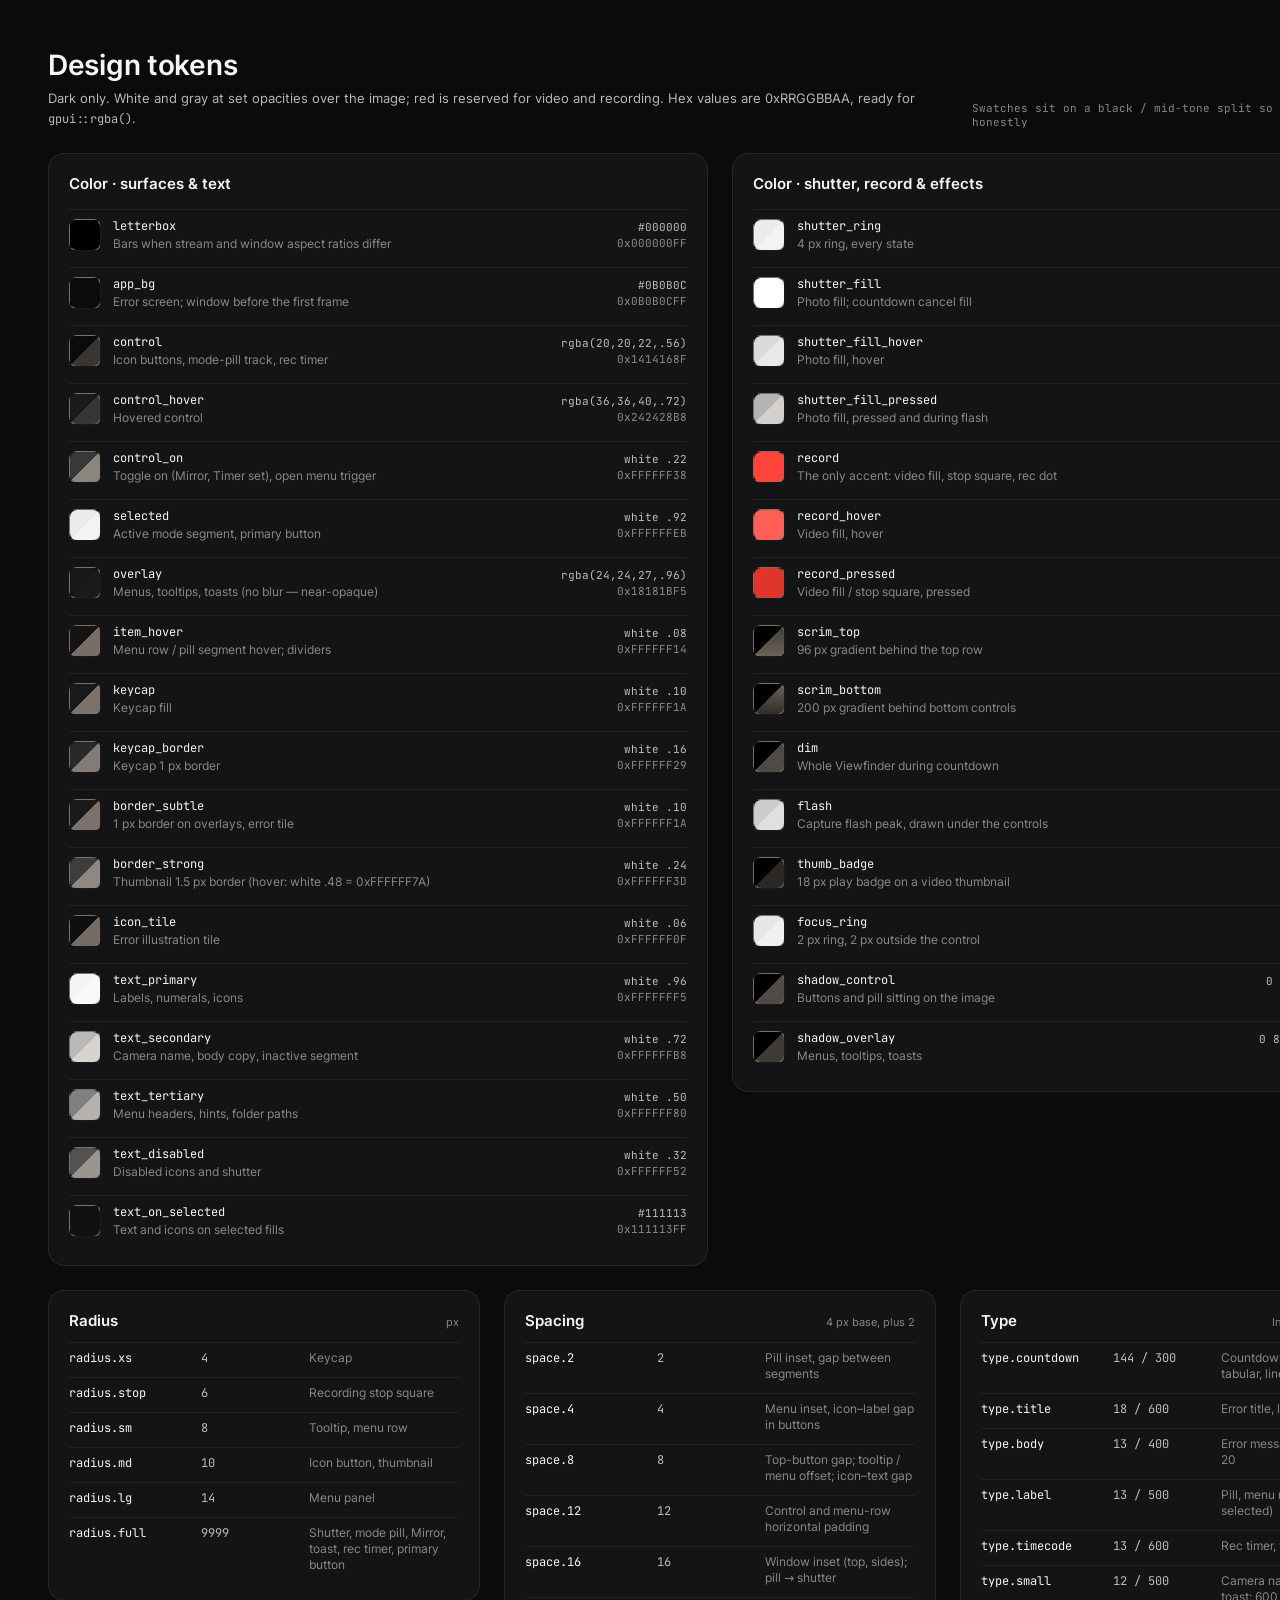
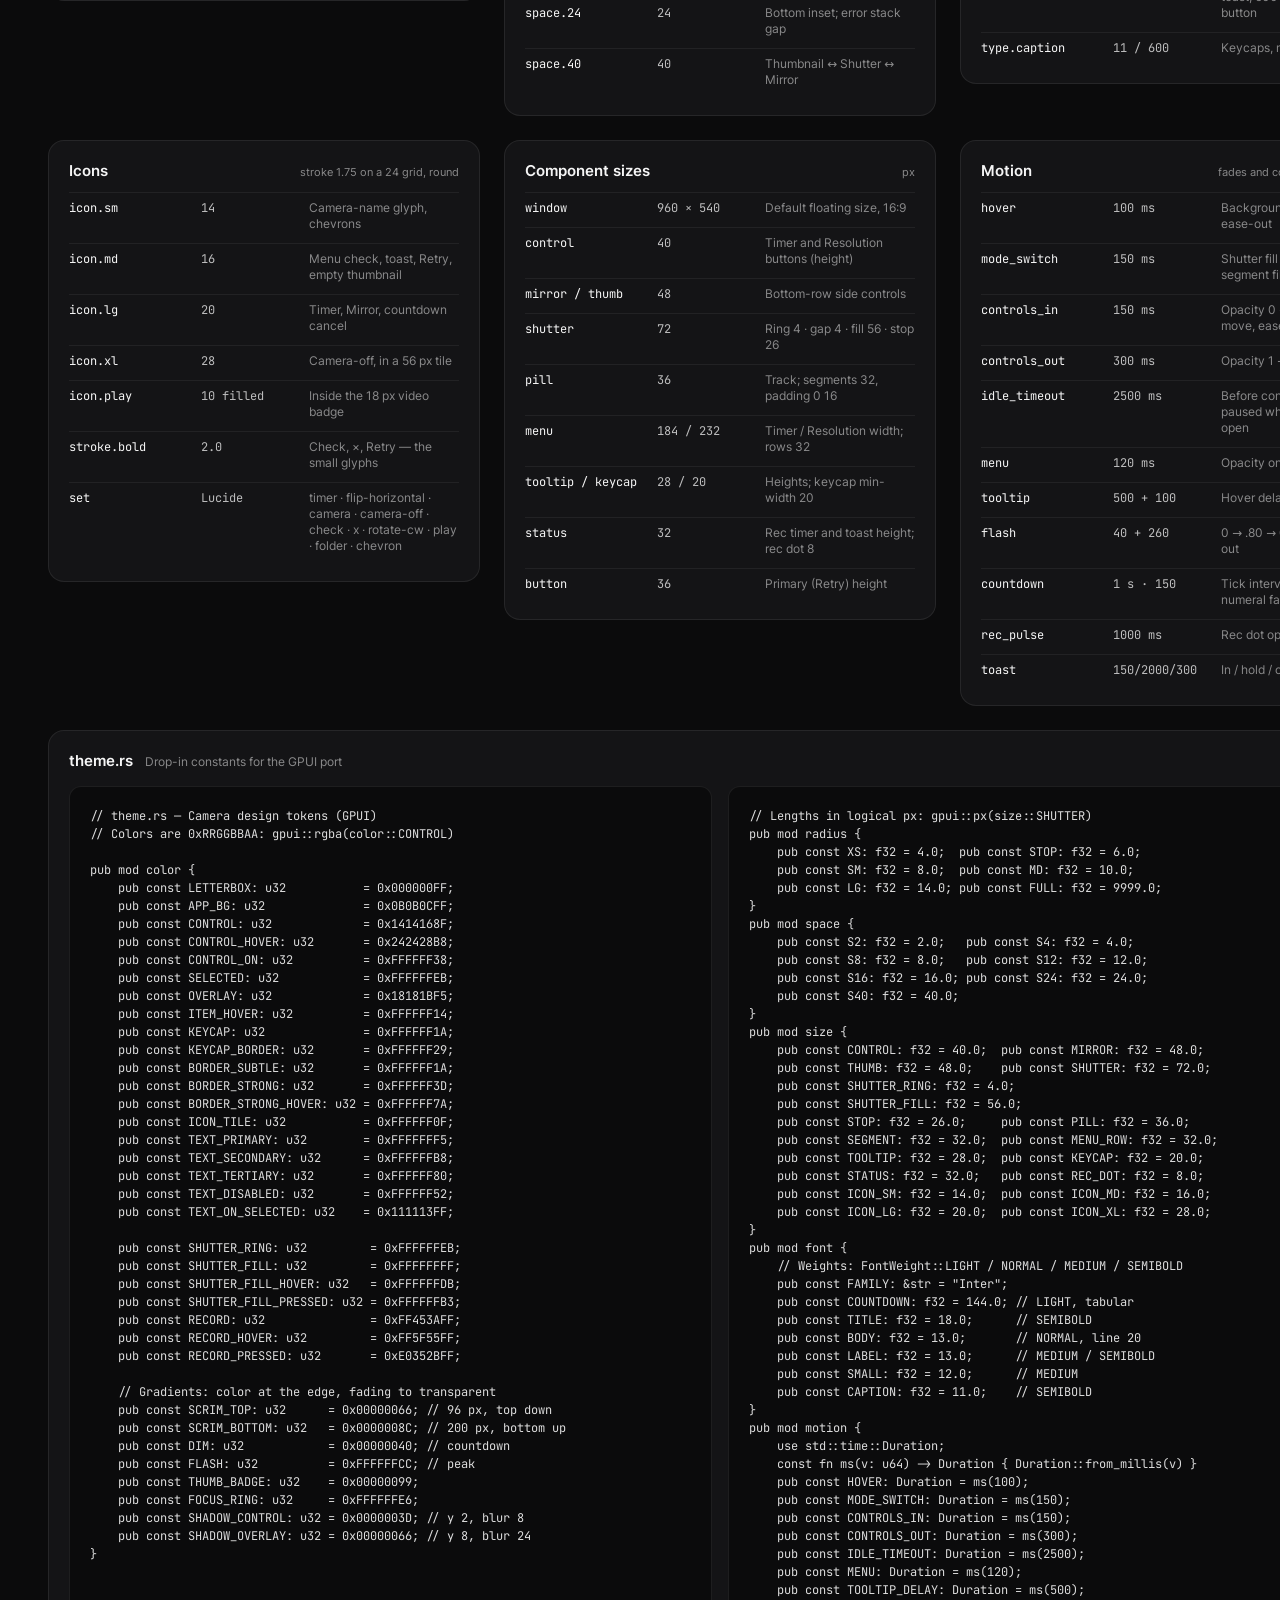
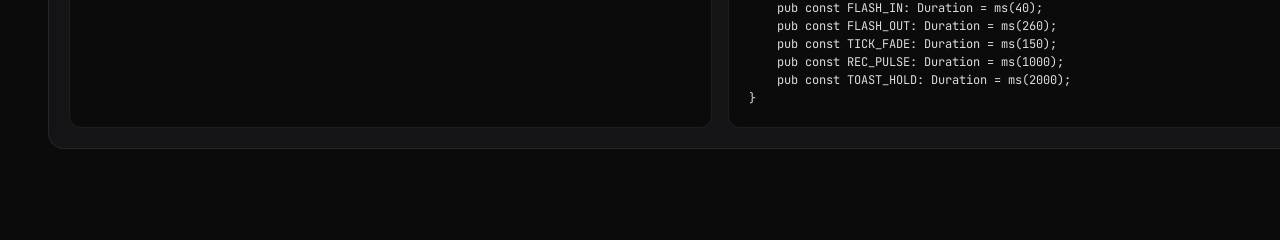
<file: docs/design/Camera-UI/html/09-design-tokens.html>
<!doctype html>
<html lang="en">
<head>
<meta charset="utf-8">
<meta name="viewport" content="width=device-width, initial-scale=1">
<title>Camera — Design tokens</title>
<link rel="stylesheet" href="fonts/fonts.css">
<style>
body{margin:0;background:#0B0B0C}
button{font-family:inherit;cursor:pointer}
</style>
</head>
<body>
<div style="width: 1440px; min-height: 3440px; box-sizing: border-box; padding: 48px; display: flex; flex-direction: column; gap: 24px; background: #0B0B0C; font-family: Inter, system-ui, sans-serif; color: rgba(255,255,255,0.96)">

  <header style="display: flex; align-items: flex-end; justify-content: space-between; gap: 24px">
    <div style="display: flex; flex-direction: column; gap: 6px">
      <h1 style="margin: 0; font-size: 28px; line-height: 34px; font-weight: 600; letter-spacing: -0.01em">Design tokens</h1>
      <p style="margin: 0; font-size: 13px; line-height: 20px; color: rgba(255,255,255,0.72)">Dark only. White and gray at set opacities over the image; red is reserved for video and recording. Hex values are 0xRRGGBBAA, ready for <span style="font-family: 'JetBrains Mono', ui-monospace, monospace; font-size: 12px">gpui::rgba()</span>.</p>
    </div>
    <p style="margin: 0; font-family: 'JetBrains Mono', ui-monospace, monospace; font-size: 11px; color: rgba(255,255,255,0.50)">Swatches sit on a black / mid-tone split so alpha reads honestly</p>
  </header>

  <div style="display: grid; grid-template-columns: repeat(2, minmax(0, 1fr)); gap: 24px; align-items: start">
    <section style="display: flex; flex-direction: column; gap: 8px; padding: 20px; border-radius: 16px; background: #141416; border: 1px solid rgba(255,255,255,0.08)">
      <h2 style="margin: 0 0 8px; font-size: 15px; font-weight: 600">Color · surfaces &amp; text</h2>
      
        <div style="display: grid; grid-template-columns: 32px minmax(0, 1fr) auto; gap: 12px; align-items: center; padding: 8px 0; border-top: 1px solid rgba(255,255,255,0.06)">
          <div style="width: 32px; height: 32px; box-sizing: border-box; border-radius: 8px; overflow: hidden; position: relative; border: 1px solid rgba(255,255,255,0.10); background: linear-gradient(135deg, #000000 50%, #6b625a 50%)"><div style="position: absolute; inset: 0; background: #000000"></div></div>
          <div style="display: flex; flex-direction: column; gap: 2px; min-width: 0">
            <span style="font-family: 'JetBrains Mono', ui-monospace, monospace; font-size: 12px; color: rgba(255,255,255,0.96)">letterbox</span>
            <span style="font-size: 12px; color: rgba(255,255,255,0.50)">Bars when stream and window aspect ratios differ</span>
          </div>
          <div style="display: flex; flex-direction: column; align-items: flex-end; gap: 2px">
            <span style="font-family: 'JetBrains Mono', ui-monospace, monospace; font-size: 11px; color: rgba(255,255,255,0.72)">#000000</span>
            <span style="font-family: 'JetBrains Mono', ui-monospace, monospace; font-size: 11px; color: rgba(255,255,255,0.50)">0x000000FF</span>
          </div>
        </div>
      
        <div style="display: grid; grid-template-columns: 32px minmax(0, 1fr) auto; gap: 12px; align-items: center; padding: 8px 0; border-top: 1px solid rgba(255,255,255,0.06)">
          <div style="width: 32px; height: 32px; box-sizing: border-box; border-radius: 8px; overflow: hidden; position: relative; border: 1px solid rgba(255,255,255,0.10); background: linear-gradient(135deg, #000000 50%, #6b625a 50%)"><div style="position: absolute; inset: 0; background: #0B0B0C"></div></div>
          <div style="display: flex; flex-direction: column; gap: 2px; min-width: 0">
            <span style="font-family: 'JetBrains Mono', ui-monospace, monospace; font-size: 12px; color: rgba(255,255,255,0.96)">app_bg</span>
            <span style="font-size: 12px; color: rgba(255,255,255,0.50)">Error screen; window before the first frame</span>
          </div>
          <div style="display: flex; flex-direction: column; align-items: flex-end; gap: 2px">
            <span style="font-family: 'JetBrains Mono', ui-monospace, monospace; font-size: 11px; color: rgba(255,255,255,0.72)">#0B0B0C</span>
            <span style="font-family: 'JetBrains Mono', ui-monospace, monospace; font-size: 11px; color: rgba(255,255,255,0.50)">0x0B0B0CFF</span>
          </div>
        </div>
      
        <div style="display: grid; grid-template-columns: 32px minmax(0, 1fr) auto; gap: 12px; align-items: center; padding: 8px 0; border-top: 1px solid rgba(255,255,255,0.06)">
          <div style="width: 32px; height: 32px; box-sizing: border-box; border-radius: 8px; overflow: hidden; position: relative; border: 1px solid rgba(255,255,255,0.10); background: linear-gradient(135deg, #000000 50%, #6b625a 50%)"><div style="position: absolute; inset: 0; background: rgba(20,20,22,0.56)"></div></div>
          <div style="display: flex; flex-direction: column; gap: 2px; min-width: 0">
            <span style="font-family: 'JetBrains Mono', ui-monospace, monospace; font-size: 12px; color: rgba(255,255,255,0.96)">control</span>
            <span style="font-size: 12px; color: rgba(255,255,255,0.50)">Icon buttons, mode-pill track, rec timer</span>
          </div>
          <div style="display: flex; flex-direction: column; align-items: flex-end; gap: 2px">
            <span style="font-family: 'JetBrains Mono', ui-monospace, monospace; font-size: 11px; color: rgba(255,255,255,0.72)">rgba(20,20,22,.56)</span>
            <span style="font-family: 'JetBrains Mono', ui-monospace, monospace; font-size: 11px; color: rgba(255,255,255,0.50)">0x1414168F</span>
          </div>
        </div>
      
        <div style="display: grid; grid-template-columns: 32px minmax(0, 1fr) auto; gap: 12px; align-items: center; padding: 8px 0; border-top: 1px solid rgba(255,255,255,0.06)">
          <div style="width: 32px; height: 32px; box-sizing: border-box; border-radius: 8px; overflow: hidden; position: relative; border: 1px solid rgba(255,255,255,0.10); background: linear-gradient(135deg, #000000 50%, #6b625a 50%)"><div style="position: absolute; inset: 0; background: rgba(36,36,40,0.72)"></div></div>
          <div style="display: flex; flex-direction: column; gap: 2px; min-width: 0">
            <span style="font-family: 'JetBrains Mono', ui-monospace, monospace; font-size: 12px; color: rgba(255,255,255,0.96)">control_hover</span>
            <span style="font-size: 12px; color: rgba(255,255,255,0.50)">Hovered control</span>
          </div>
          <div style="display: flex; flex-direction: column; align-items: flex-end; gap: 2px">
            <span style="font-family: 'JetBrains Mono', ui-monospace, monospace; font-size: 11px; color: rgba(255,255,255,0.72)">rgba(36,36,40,.72)</span>
            <span style="font-family: 'JetBrains Mono', ui-monospace, monospace; font-size: 11px; color: rgba(255,255,255,0.50)">0x242428B8</span>
          </div>
        </div>
      
        <div style="display: grid; grid-template-columns: 32px minmax(0, 1fr) auto; gap: 12px; align-items: center; padding: 8px 0; border-top: 1px solid rgba(255,255,255,0.06)">
          <div style="width: 32px; height: 32px; box-sizing: border-box; border-radius: 8px; overflow: hidden; position: relative; border: 1px solid rgba(255,255,255,0.10); background: linear-gradient(135deg, #000000 50%, #6b625a 50%)"><div style="position: absolute; inset: 0; background: rgba(255,255,255,0.22)"></div></div>
          <div style="display: flex; flex-direction: column; gap: 2px; min-width: 0">
            <span style="font-family: 'JetBrains Mono', ui-monospace, monospace; font-size: 12px; color: rgba(255,255,255,0.96)">control_on</span>
            <span style="font-size: 12px; color: rgba(255,255,255,0.50)">Toggle on (Mirror, Timer set), open menu trigger</span>
          </div>
          <div style="display: flex; flex-direction: column; align-items: flex-end; gap: 2px">
            <span style="font-family: 'JetBrains Mono', ui-monospace, monospace; font-size: 11px; color: rgba(255,255,255,0.72)">white .22</span>
            <span style="font-family: 'JetBrains Mono', ui-monospace, monospace; font-size: 11px; color: rgba(255,255,255,0.50)">0xFFFFFF38</span>
          </div>
        </div>
      
        <div style="display: grid; grid-template-columns: 32px minmax(0, 1fr) auto; gap: 12px; align-items: center; padding: 8px 0; border-top: 1px solid rgba(255,255,255,0.06)">
          <div style="width: 32px; height: 32px; box-sizing: border-box; border-radius: 8px; overflow: hidden; position: relative; border: 1px solid rgba(255,255,255,0.10); background: linear-gradient(135deg, #000000 50%, #6b625a 50%)"><div style="position: absolute; inset: 0; background: rgba(255,255,255,0.92)"></div></div>
          <div style="display: flex; flex-direction: column; gap: 2px; min-width: 0">
            <span style="font-family: 'JetBrains Mono', ui-monospace, monospace; font-size: 12px; color: rgba(255,255,255,0.96)">selected</span>
            <span style="font-size: 12px; color: rgba(255,255,255,0.50)">Active mode segment, primary button</span>
          </div>
          <div style="display: flex; flex-direction: column; align-items: flex-end; gap: 2px">
            <span style="font-family: 'JetBrains Mono', ui-monospace, monospace; font-size: 11px; color: rgba(255,255,255,0.72)">white .92</span>
            <span style="font-family: 'JetBrains Mono', ui-monospace, monospace; font-size: 11px; color: rgba(255,255,255,0.50)">0xFFFFFFEB</span>
          </div>
        </div>
      
        <div style="display: grid; grid-template-columns: 32px minmax(0, 1fr) auto; gap: 12px; align-items: center; padding: 8px 0; border-top: 1px solid rgba(255,255,255,0.06)">
          <div style="width: 32px; height: 32px; box-sizing: border-box; border-radius: 8px; overflow: hidden; position: relative; border: 1px solid rgba(255,255,255,0.10); background: linear-gradient(135deg, #000000 50%, #6b625a 50%)"><div style="position: absolute; inset: 0; background: rgba(24,24,27,0.96)"></div></div>
          <div style="display: flex; flex-direction: column; gap: 2px; min-width: 0">
            <span style="font-family: 'JetBrains Mono', ui-monospace, monospace; font-size: 12px; color: rgba(255,255,255,0.96)">overlay</span>
            <span style="font-size: 12px; color: rgba(255,255,255,0.50)">Menus, tooltips, toasts (no blur — near-opaque)</span>
          </div>
          <div style="display: flex; flex-direction: column; align-items: flex-end; gap: 2px">
            <span style="font-family: 'JetBrains Mono', ui-monospace, monospace; font-size: 11px; color: rgba(255,255,255,0.72)">rgba(24,24,27,.96)</span>
            <span style="font-family: 'JetBrains Mono', ui-monospace, monospace; font-size: 11px; color: rgba(255,255,255,0.50)">0x18181BF5</span>
          </div>
        </div>
      
        <div style="display: grid; grid-template-columns: 32px minmax(0, 1fr) auto; gap: 12px; align-items: center; padding: 8px 0; border-top: 1px solid rgba(255,255,255,0.06)">
          <div style="width: 32px; height: 32px; box-sizing: border-box; border-radius: 8px; overflow: hidden; position: relative; border: 1px solid rgba(255,255,255,0.10); background: linear-gradient(135deg, #000000 50%, #6b625a 50%)"><div style="position: absolute; inset: 0; background: rgba(255,255,255,0.08)"></div></div>
          <div style="display: flex; flex-direction: column; gap: 2px; min-width: 0">
            <span style="font-family: 'JetBrains Mono', ui-monospace, monospace; font-size: 12px; color: rgba(255,255,255,0.96)">item_hover</span>
            <span style="font-size: 12px; color: rgba(255,255,255,0.50)">Menu row / pill segment hover; dividers</span>
          </div>
          <div style="display: flex; flex-direction: column; align-items: flex-end; gap: 2px">
            <span style="font-family: 'JetBrains Mono', ui-monospace, monospace; font-size: 11px; color: rgba(255,255,255,0.72)">white .08</span>
            <span style="font-family: 'JetBrains Mono', ui-monospace, monospace; font-size: 11px; color: rgba(255,255,255,0.50)">0xFFFFFF14</span>
          </div>
        </div>
      
        <div style="display: grid; grid-template-columns: 32px minmax(0, 1fr) auto; gap: 12px; align-items: center; padding: 8px 0; border-top: 1px solid rgba(255,255,255,0.06)">
          <div style="width: 32px; height: 32px; box-sizing: border-box; border-radius: 8px; overflow: hidden; position: relative; border: 1px solid rgba(255,255,255,0.10); background: linear-gradient(135deg, #000000 50%, #6b625a 50%)"><div style="position: absolute; inset: 0; background: rgba(255,255,255,0.10)"></div></div>
          <div style="display: flex; flex-direction: column; gap: 2px; min-width: 0">
            <span style="font-family: 'JetBrains Mono', ui-monospace, monospace; font-size: 12px; color: rgba(255,255,255,0.96)">keycap</span>
            <span style="font-size: 12px; color: rgba(255,255,255,0.50)">Keycap fill</span>
          </div>
          <div style="display: flex; flex-direction: column; align-items: flex-end; gap: 2px">
            <span style="font-family: 'JetBrains Mono', ui-monospace, monospace; font-size: 11px; color: rgba(255,255,255,0.72)">white .10</span>
            <span style="font-family: 'JetBrains Mono', ui-monospace, monospace; font-size: 11px; color: rgba(255,255,255,0.50)">0xFFFFFF1A</span>
          </div>
        </div>
      
        <div style="display: grid; grid-template-columns: 32px minmax(0, 1fr) auto; gap: 12px; align-items: center; padding: 8px 0; border-top: 1px solid rgba(255,255,255,0.06)">
          <div style="width: 32px; height: 32px; box-sizing: border-box; border-radius: 8px; overflow: hidden; position: relative; border: 1px solid rgba(255,255,255,0.10); background: linear-gradient(135deg, #000000 50%, #6b625a 50%)"><div style="position: absolute; inset: 0; background: rgba(255,255,255,0.16)"></div></div>
          <div style="display: flex; flex-direction: column; gap: 2px; min-width: 0">
            <span style="font-family: 'JetBrains Mono', ui-monospace, monospace; font-size: 12px; color: rgba(255,255,255,0.96)">keycap_border</span>
            <span style="font-size: 12px; color: rgba(255,255,255,0.50)">Keycap 1 px border</span>
          </div>
          <div style="display: flex; flex-direction: column; align-items: flex-end; gap: 2px">
            <span style="font-family: 'JetBrains Mono', ui-monospace, monospace; font-size: 11px; color: rgba(255,255,255,0.72)">white .16</span>
            <span style="font-family: 'JetBrains Mono', ui-monospace, monospace; font-size: 11px; color: rgba(255,255,255,0.50)">0xFFFFFF29</span>
          </div>
        </div>
      
        <div style="display: grid; grid-template-columns: 32px minmax(0, 1fr) auto; gap: 12px; align-items: center; padding: 8px 0; border-top: 1px solid rgba(255,255,255,0.06)">
          <div style="width: 32px; height: 32px; box-sizing: border-box; border-radius: 8px; overflow: hidden; position: relative; border: 1px solid rgba(255,255,255,0.10); background: linear-gradient(135deg, #000000 50%, #6b625a 50%)"><div style="position: absolute; inset: 0; background: rgba(255,255,255,0.10)"></div></div>
          <div style="display: flex; flex-direction: column; gap: 2px; min-width: 0">
            <span style="font-family: 'JetBrains Mono', ui-monospace, monospace; font-size: 12px; color: rgba(255,255,255,0.96)">border_subtle</span>
            <span style="font-size: 12px; color: rgba(255,255,255,0.50)">1 px border on overlays, error tile</span>
          </div>
          <div style="display: flex; flex-direction: column; align-items: flex-end; gap: 2px">
            <span style="font-family: 'JetBrains Mono', ui-monospace, monospace; font-size: 11px; color: rgba(255,255,255,0.72)">white .10</span>
            <span style="font-family: 'JetBrains Mono', ui-monospace, monospace; font-size: 11px; color: rgba(255,255,255,0.50)">0xFFFFFF1A</span>
          </div>
        </div>
      
        <div style="display: grid; grid-template-columns: 32px minmax(0, 1fr) auto; gap: 12px; align-items: center; padding: 8px 0; border-top: 1px solid rgba(255,255,255,0.06)">
          <div style="width: 32px; height: 32px; box-sizing: border-box; border-radius: 8px; overflow: hidden; position: relative; border: 1px solid rgba(255,255,255,0.10); background: linear-gradient(135deg, #000000 50%, #6b625a 50%)"><div style="position: absolute; inset: 0; background: rgba(255,255,255,0.24)"></div></div>
          <div style="display: flex; flex-direction: column; gap: 2px; min-width: 0">
            <span style="font-family: 'JetBrains Mono', ui-monospace, monospace; font-size: 12px; color: rgba(255,255,255,0.96)">border_strong</span>
            <span style="font-size: 12px; color: rgba(255,255,255,0.50)">Thumbnail 1.5 px border (hover: white .48 = 0xFFFFFF7A)</span>
          </div>
          <div style="display: flex; flex-direction: column; align-items: flex-end; gap: 2px">
            <span style="font-family: 'JetBrains Mono', ui-monospace, monospace; font-size: 11px; color: rgba(255,255,255,0.72)">white .24</span>
            <span style="font-family: 'JetBrains Mono', ui-monospace, monospace; font-size: 11px; color: rgba(255,255,255,0.50)">0xFFFFFF3D</span>
          </div>
        </div>
      
        <div style="display: grid; grid-template-columns: 32px minmax(0, 1fr) auto; gap: 12px; align-items: center; padding: 8px 0; border-top: 1px solid rgba(255,255,255,0.06)">
          <div style="width: 32px; height: 32px; box-sizing: border-box; border-radius: 8px; overflow: hidden; position: relative; border: 1px solid rgba(255,255,255,0.10); background: linear-gradient(135deg, #000000 50%, #6b625a 50%)"><div style="position: absolute; inset: 0; background: rgba(255,255,255,0.06)"></div></div>
          <div style="display: flex; flex-direction: column; gap: 2px; min-width: 0">
            <span style="font-family: 'JetBrains Mono', ui-monospace, monospace; font-size: 12px; color: rgba(255,255,255,0.96)">icon_tile</span>
            <span style="font-size: 12px; color: rgba(255,255,255,0.50)">Error illustration tile</span>
          </div>
          <div style="display: flex; flex-direction: column; align-items: flex-end; gap: 2px">
            <span style="font-family: 'JetBrains Mono', ui-monospace, monospace; font-size: 11px; color: rgba(255,255,255,0.72)">white .06</span>
            <span style="font-family: 'JetBrains Mono', ui-monospace, monospace; font-size: 11px; color: rgba(255,255,255,0.50)">0xFFFFFF0F</span>
          </div>
        </div>
      
        <div style="display: grid; grid-template-columns: 32px minmax(0, 1fr) auto; gap: 12px; align-items: center; padding: 8px 0; border-top: 1px solid rgba(255,255,255,0.06)">
          <div style="width: 32px; height: 32px; box-sizing: border-box; border-radius: 8px; overflow: hidden; position: relative; border: 1px solid rgba(255,255,255,0.10); background: linear-gradient(135deg, #000000 50%, #6b625a 50%)"><div style="position: absolute; inset: 0; background: rgba(255,255,255,0.96)"></div></div>
          <div style="display: flex; flex-direction: column; gap: 2px; min-width: 0">
            <span style="font-family: 'JetBrains Mono', ui-monospace, monospace; font-size: 12px; color: rgba(255,255,255,0.96)">text_primary</span>
            <span style="font-size: 12px; color: rgba(255,255,255,0.50)">Labels, numerals, icons</span>
          </div>
          <div style="display: flex; flex-direction: column; align-items: flex-end; gap: 2px">
            <span style="font-family: 'JetBrains Mono', ui-monospace, monospace; font-size: 11px; color: rgba(255,255,255,0.72)">white .96</span>
            <span style="font-family: 'JetBrains Mono', ui-monospace, monospace; font-size: 11px; color: rgba(255,255,255,0.50)">0xFFFFFFF5</span>
          </div>
        </div>
      
        <div style="display: grid; grid-template-columns: 32px minmax(0, 1fr) auto; gap: 12px; align-items: center; padding: 8px 0; border-top: 1px solid rgba(255,255,255,0.06)">
          <div style="width: 32px; height: 32px; box-sizing: border-box; border-radius: 8px; overflow: hidden; position: relative; border: 1px solid rgba(255,255,255,0.10); background: linear-gradient(135deg, #000000 50%, #6b625a 50%)"><div style="position: absolute; inset: 0; background: rgba(255,255,255,0.72)"></div></div>
          <div style="display: flex; flex-direction: column; gap: 2px; min-width: 0">
            <span style="font-family: 'JetBrains Mono', ui-monospace, monospace; font-size: 12px; color: rgba(255,255,255,0.96)">text_secondary</span>
            <span style="font-size: 12px; color: rgba(255,255,255,0.50)">Camera name, body copy, inactive segment</span>
          </div>
          <div style="display: flex; flex-direction: column; align-items: flex-end; gap: 2px">
            <span style="font-family: 'JetBrains Mono', ui-monospace, monospace; font-size: 11px; color: rgba(255,255,255,0.72)">white .72</span>
            <span style="font-family: 'JetBrains Mono', ui-monospace, monospace; font-size: 11px; color: rgba(255,255,255,0.50)">0xFFFFFFB8</span>
          </div>
        </div>
      
        <div style="display: grid; grid-template-columns: 32px minmax(0, 1fr) auto; gap: 12px; align-items: center; padding: 8px 0; border-top: 1px solid rgba(255,255,255,0.06)">
          <div style="width: 32px; height: 32px; box-sizing: border-box; border-radius: 8px; overflow: hidden; position: relative; border: 1px solid rgba(255,255,255,0.10); background: linear-gradient(135deg, #000000 50%, #6b625a 50%)"><div style="position: absolute; inset: 0; background: rgba(255,255,255,0.50)"></div></div>
          <div style="display: flex; flex-direction: column; gap: 2px; min-width: 0">
            <span style="font-family: 'JetBrains Mono', ui-monospace, monospace; font-size: 12px; color: rgba(255,255,255,0.96)">text_tertiary</span>
            <span style="font-size: 12px; color: rgba(255,255,255,0.50)">Menu headers, hints, folder paths</span>
          </div>
          <div style="display: flex; flex-direction: column; align-items: flex-end; gap: 2px">
            <span style="font-family: 'JetBrains Mono', ui-monospace, monospace; font-size: 11px; color: rgba(255,255,255,0.72)">white .50</span>
            <span style="font-family: 'JetBrains Mono', ui-monospace, monospace; font-size: 11px; color: rgba(255,255,255,0.50)">0xFFFFFF80</span>
          </div>
        </div>
      
        <div style="display: grid; grid-template-columns: 32px minmax(0, 1fr) auto; gap: 12px; align-items: center; padding: 8px 0; border-top: 1px solid rgba(255,255,255,0.06)">
          <div style="width: 32px; height: 32px; box-sizing: border-box; border-radius: 8px; overflow: hidden; position: relative; border: 1px solid rgba(255,255,255,0.10); background: linear-gradient(135deg, #000000 50%, #6b625a 50%)"><div style="position: absolute; inset: 0; background: rgba(255,255,255,0.32)"></div></div>
          <div style="display: flex; flex-direction: column; gap: 2px; min-width: 0">
            <span style="font-family: 'JetBrains Mono', ui-monospace, monospace; font-size: 12px; color: rgba(255,255,255,0.96)">text_disabled</span>
            <span style="font-size: 12px; color: rgba(255,255,255,0.50)">Disabled icons and shutter</span>
          </div>
          <div style="display: flex; flex-direction: column; align-items: flex-end; gap: 2px">
            <span style="font-family: 'JetBrains Mono', ui-monospace, monospace; font-size: 11px; color: rgba(255,255,255,0.72)">white .32</span>
            <span style="font-family: 'JetBrains Mono', ui-monospace, monospace; font-size: 11px; color: rgba(255,255,255,0.50)">0xFFFFFF52</span>
          </div>
        </div>
      
        <div style="display: grid; grid-template-columns: 32px minmax(0, 1fr) auto; gap: 12px; align-items: center; padding: 8px 0; border-top: 1px solid rgba(255,255,255,0.06)">
          <div style="width: 32px; height: 32px; box-sizing: border-box; border-radius: 8px; overflow: hidden; position: relative; border: 1px solid rgba(255,255,255,0.10); background: linear-gradient(135deg, #000000 50%, #6b625a 50%)"><div style="position: absolute; inset: 0; background: #111113"></div></div>
          <div style="display: flex; flex-direction: column; gap: 2px; min-width: 0">
            <span style="font-family: 'JetBrains Mono', ui-monospace, monospace; font-size: 12px; color: rgba(255,255,255,0.96)">text_on_selected</span>
            <span style="font-size: 12px; color: rgba(255,255,255,0.50)">Text and icons on selected fills</span>
          </div>
          <div style="display: flex; flex-direction: column; align-items: flex-end; gap: 2px">
            <span style="font-family: 'JetBrains Mono', ui-monospace, monospace; font-size: 11px; color: rgba(255,255,255,0.72)">#111113</span>
            <span style="font-family: 'JetBrains Mono', ui-monospace, monospace; font-size: 11px; color: rgba(255,255,255,0.50)">0x111113FF</span>
          </div>
        </div>
      
    </section>

    <section style="display: flex; flex-direction: column; gap: 8px; padding: 20px; border-radius: 16px; background: #141416; border: 1px solid rgba(255,255,255,0.08)">
      <h2 style="margin: 0 0 8px; font-size: 15px; font-weight: 600">Color · shutter, record &amp; effects</h2>
      
        <div style="display: grid; grid-template-columns: 32px minmax(0, 1fr) auto; gap: 12px; align-items: center; padding: 8px 0; border-top: 1px solid rgba(255,255,255,0.06)">
          <div style="width: 32px; height: 32px; box-sizing: border-box; border-radius: 8px; overflow: hidden; position: relative; border: 1px solid rgba(255,255,255,0.10); background: linear-gradient(135deg, #000000 50%, #6b625a 50%)"><div style="position: absolute; inset: 0; background: rgba(255,255,255,0.92)"></div></div>
          <div style="display: flex; flex-direction: column; gap: 2px; min-width: 0">
            <span style="font-family: 'JetBrains Mono', ui-monospace, monospace; font-size: 12px; color: rgba(255,255,255,0.96)">shutter_ring</span>
            <span style="font-size: 12px; color: rgba(255,255,255,0.50)">4 px ring, every state</span>
          </div>
          <div style="display: flex; flex-direction: column; align-items: flex-end; gap: 2px">
            <span style="font-family: 'JetBrains Mono', ui-monospace, monospace; font-size: 11px; color: rgba(255,255,255,0.72)">white .92</span>
            <span style="font-family: 'JetBrains Mono', ui-monospace, monospace; font-size: 11px; color: rgba(255,255,255,0.50)">0xFFFFFFEB</span>
          </div>
        </div>
      
        <div style="display: grid; grid-template-columns: 32px minmax(0, 1fr) auto; gap: 12px; align-items: center; padding: 8px 0; border-top: 1px solid rgba(255,255,255,0.06)">
          <div style="width: 32px; height: 32px; box-sizing: border-box; border-radius: 8px; overflow: hidden; position: relative; border: 1px solid rgba(255,255,255,0.10); background: linear-gradient(135deg, #000000 50%, #6b625a 50%)"><div style="position: absolute; inset: 0; background: #FFFFFF"></div></div>
          <div style="display: flex; flex-direction: column; gap: 2px; min-width: 0">
            <span style="font-family: 'JetBrains Mono', ui-monospace, monospace; font-size: 12px; color: rgba(255,255,255,0.96)">shutter_fill</span>
            <span style="font-size: 12px; color: rgba(255,255,255,0.50)">Photo fill; countdown cancel fill</span>
          </div>
          <div style="display: flex; flex-direction: column; align-items: flex-end; gap: 2px">
            <span style="font-family: 'JetBrains Mono', ui-monospace, monospace; font-size: 11px; color: rgba(255,255,255,0.72)">#FFFFFF</span>
            <span style="font-family: 'JetBrains Mono', ui-monospace, monospace; font-size: 11px; color: rgba(255,255,255,0.50)">0xFFFFFFFF</span>
          </div>
        </div>
      
        <div style="display: grid; grid-template-columns: 32px minmax(0, 1fr) auto; gap: 12px; align-items: center; padding: 8px 0; border-top: 1px solid rgba(255,255,255,0.06)">
          <div style="width: 32px; height: 32px; box-sizing: border-box; border-radius: 8px; overflow: hidden; position: relative; border: 1px solid rgba(255,255,255,0.10); background: linear-gradient(135deg, #000000 50%, #6b625a 50%)"><div style="position: absolute; inset: 0; background: rgba(255,255,255,0.86)"></div></div>
          <div style="display: flex; flex-direction: column; gap: 2px; min-width: 0">
            <span style="font-family: 'JetBrains Mono', ui-monospace, monospace; font-size: 12px; color: rgba(255,255,255,0.96)">shutter_fill_hover</span>
            <span style="font-size: 12px; color: rgba(255,255,255,0.50)">Photo fill, hover</span>
          </div>
          <div style="display: flex; flex-direction: column; align-items: flex-end; gap: 2px">
            <span style="font-family: 'JetBrains Mono', ui-monospace, monospace; font-size: 11px; color: rgba(255,255,255,0.72)">white .86</span>
            <span style="font-family: 'JetBrains Mono', ui-monospace, monospace; font-size: 11px; color: rgba(255,255,255,0.50)">0xFFFFFFDB</span>
          </div>
        </div>
      
        <div style="display: grid; grid-template-columns: 32px minmax(0, 1fr) auto; gap: 12px; align-items: center; padding: 8px 0; border-top: 1px solid rgba(255,255,255,0.06)">
          <div style="width: 32px; height: 32px; box-sizing: border-box; border-radius: 8px; overflow: hidden; position: relative; border: 1px solid rgba(255,255,255,0.10); background: linear-gradient(135deg, #000000 50%, #6b625a 50%)"><div style="position: absolute; inset: 0; background: rgba(255,255,255,0.70)"></div></div>
          <div style="display: flex; flex-direction: column; gap: 2px; min-width: 0">
            <span style="font-family: 'JetBrains Mono', ui-monospace, monospace; font-size: 12px; color: rgba(255,255,255,0.96)">shutter_fill_pressed</span>
            <span style="font-size: 12px; color: rgba(255,255,255,0.50)">Photo fill, pressed and during flash</span>
          </div>
          <div style="display: flex; flex-direction: column; align-items: flex-end; gap: 2px">
            <span style="font-family: 'JetBrains Mono', ui-monospace, monospace; font-size: 11px; color: rgba(255,255,255,0.72)">white .70</span>
            <span style="font-family: 'JetBrains Mono', ui-monospace, monospace; font-size: 11px; color: rgba(255,255,255,0.50)">0xFFFFFFB3</span>
          </div>
        </div>
      
        <div style="display: grid; grid-template-columns: 32px minmax(0, 1fr) auto; gap: 12px; align-items: center; padding: 8px 0; border-top: 1px solid rgba(255,255,255,0.06)">
          <div style="width: 32px; height: 32px; box-sizing: border-box; border-radius: 8px; overflow: hidden; position: relative; border: 1px solid rgba(255,255,255,0.10); background: linear-gradient(135deg, #000000 50%, #6b625a 50%)"><div style="position: absolute; inset: 0; background: #FF453A"></div></div>
          <div style="display: flex; flex-direction: column; gap: 2px; min-width: 0">
            <span style="font-family: 'JetBrains Mono', ui-monospace, monospace; font-size: 12px; color: rgba(255,255,255,0.96)">record</span>
            <span style="font-size: 12px; color: rgba(255,255,255,0.50)">The only accent: video fill, stop square, rec dot</span>
          </div>
          <div style="display: flex; flex-direction: column; align-items: flex-end; gap: 2px">
            <span style="font-family: 'JetBrains Mono', ui-monospace, monospace; font-size: 11px; color: rgba(255,255,255,0.72)">#FF453A</span>
            <span style="font-family: 'JetBrains Mono', ui-monospace, monospace; font-size: 11px; color: rgba(255,255,255,0.50)">0xFF453AFF</span>
          </div>
        </div>
      
        <div style="display: grid; grid-template-columns: 32px minmax(0, 1fr) auto; gap: 12px; align-items: center; padding: 8px 0; border-top: 1px solid rgba(255,255,255,0.06)">
          <div style="width: 32px; height: 32px; box-sizing: border-box; border-radius: 8px; overflow: hidden; position: relative; border: 1px solid rgba(255,255,255,0.10); background: linear-gradient(135deg, #000000 50%, #6b625a 50%)"><div style="position: absolute; inset: 0; background: #FF5F55"></div></div>
          <div style="display: flex; flex-direction: column; gap: 2px; min-width: 0">
            <span style="font-family: 'JetBrains Mono', ui-monospace, monospace; font-size: 12px; color: rgba(255,255,255,0.96)">record_hover</span>
            <span style="font-size: 12px; color: rgba(255,255,255,0.50)">Video fill, hover</span>
          </div>
          <div style="display: flex; flex-direction: column; align-items: flex-end; gap: 2px">
            <span style="font-family: 'JetBrains Mono', ui-monospace, monospace; font-size: 11px; color: rgba(255,255,255,0.72)">#FF5F55</span>
            <span style="font-family: 'JetBrains Mono', ui-monospace, monospace; font-size: 11px; color: rgba(255,255,255,0.50)">0xFF5F55FF</span>
          </div>
        </div>
      
        <div style="display: grid; grid-template-columns: 32px minmax(0, 1fr) auto; gap: 12px; align-items: center; padding: 8px 0; border-top: 1px solid rgba(255,255,255,0.06)">
          <div style="width: 32px; height: 32px; box-sizing: border-box; border-radius: 8px; overflow: hidden; position: relative; border: 1px solid rgba(255,255,255,0.10); background: linear-gradient(135deg, #000000 50%, #6b625a 50%)"><div style="position: absolute; inset: 0; background: #E0352B"></div></div>
          <div style="display: flex; flex-direction: column; gap: 2px; min-width: 0">
            <span style="font-family: 'JetBrains Mono', ui-monospace, monospace; font-size: 12px; color: rgba(255,255,255,0.96)">record_pressed</span>
            <span style="font-size: 12px; color: rgba(255,255,255,0.50)">Video fill / stop square, pressed</span>
          </div>
          <div style="display: flex; flex-direction: column; align-items: flex-end; gap: 2px">
            <span style="font-family: 'JetBrains Mono', ui-monospace, monospace; font-size: 11px; color: rgba(255,255,255,0.72)">#E0352B</span>
            <span style="font-family: 'JetBrains Mono', ui-monospace, monospace; font-size: 11px; color: rgba(255,255,255,0.50)">0xE0352BFF</span>
          </div>
        </div>
      
        <div style="display: grid; grid-template-columns: 32px minmax(0, 1fr) auto; gap: 12px; align-items: center; padding: 8px 0; border-top: 1px solid rgba(255,255,255,0.06)">
          <div style="width: 32px; height: 32px; box-sizing: border-box; border-radius: 8px; overflow: hidden; position: relative; border: 1px solid rgba(255,255,255,0.10); background: linear-gradient(135deg, #000000 50%, #6b625a 50%)"><div style="position: absolute; inset: 0; background: linear-gradient(180deg, rgba(0,0,0,0.40), rgba(0,0,0,0))"></div></div>
          <div style="display: flex; flex-direction: column; gap: 2px; min-width: 0">
            <span style="font-family: 'JetBrains Mono', ui-monospace, monospace; font-size: 12px; color: rgba(255,255,255,0.96)">scrim_top</span>
            <span style="font-size: 12px; color: rgba(255,255,255,0.50)">96 px gradient behind the top row</span>
          </div>
          <div style="display: flex; flex-direction: column; align-items: flex-end; gap: 2px">
            <span style="font-family: 'JetBrains Mono', ui-monospace, monospace; font-size: 11px; color: rgba(255,255,255,0.72)">black .40 → 0</span>
            <span style="font-family: 'JetBrains Mono', ui-monospace, monospace; font-size: 11px; color: rgba(255,255,255,0.50)">0x00000066</span>
          </div>
        </div>
      
        <div style="display: grid; grid-template-columns: 32px minmax(0, 1fr) auto; gap: 12px; align-items: center; padding: 8px 0; border-top: 1px solid rgba(255,255,255,0.06)">
          <div style="width: 32px; height: 32px; box-sizing: border-box; border-radius: 8px; overflow: hidden; position: relative; border: 1px solid rgba(255,255,255,0.10); background: linear-gradient(135deg, #000000 50%, #6b625a 50%)"><div style="position: absolute; inset: 0; background: linear-gradient(0deg, rgba(0,0,0,0.55), rgba(0,0,0,0))"></div></div>
          <div style="display: flex; flex-direction: column; gap: 2px; min-width: 0">
            <span style="font-family: 'JetBrains Mono', ui-monospace, monospace; font-size: 12px; color: rgba(255,255,255,0.96)">scrim_bottom</span>
            <span style="font-size: 12px; color: rgba(255,255,255,0.50)">200 px gradient behind bottom controls</span>
          </div>
          <div style="display: flex; flex-direction: column; align-items: flex-end; gap: 2px">
            <span style="font-family: 'JetBrains Mono', ui-monospace, monospace; font-size: 11px; color: rgba(255,255,255,0.72)">black .55 → 0</span>
            <span style="font-family: 'JetBrains Mono', ui-monospace, monospace; font-size: 11px; color: rgba(255,255,255,0.50)">0x0000008C</span>
          </div>
        </div>
      
        <div style="display: grid; grid-template-columns: 32px minmax(0, 1fr) auto; gap: 12px; align-items: center; padding: 8px 0; border-top: 1px solid rgba(255,255,255,0.06)">
          <div style="width: 32px; height: 32px; box-sizing: border-box; border-radius: 8px; overflow: hidden; position: relative; border: 1px solid rgba(255,255,255,0.10); background: linear-gradient(135deg, #000000 50%, #6b625a 50%)"><div style="position: absolute; inset: 0; background: rgba(0,0,0,0.25)"></div></div>
          <div style="display: flex; flex-direction: column; gap: 2px; min-width: 0">
            <span style="font-family: 'JetBrains Mono', ui-monospace, monospace; font-size: 12px; color: rgba(255,255,255,0.96)">dim</span>
            <span style="font-size: 12px; color: rgba(255,255,255,0.50)">Whole Viewfinder during countdown</span>
          </div>
          <div style="display: flex; flex-direction: column; align-items: flex-end; gap: 2px">
            <span style="font-family: 'JetBrains Mono', ui-monospace, monospace; font-size: 11px; color: rgba(255,255,255,0.72)">black .25</span>
            <span style="font-family: 'JetBrains Mono', ui-monospace, monospace; font-size: 11px; color: rgba(255,255,255,0.50)">0x00000040</span>
          </div>
        </div>
      
        <div style="display: grid; grid-template-columns: 32px minmax(0, 1fr) auto; gap: 12px; align-items: center; padding: 8px 0; border-top: 1px solid rgba(255,255,255,0.06)">
          <div style="width: 32px; height: 32px; box-sizing: border-box; border-radius: 8px; overflow: hidden; position: relative; border: 1px solid rgba(255,255,255,0.10); background: linear-gradient(135deg, #000000 50%, #6b625a 50%)"><div style="position: absolute; inset: 0; background: rgba(255,255,255,0.80)"></div></div>
          <div style="display: flex; flex-direction: column; gap: 2px; min-width: 0">
            <span style="font-family: 'JetBrains Mono', ui-monospace, monospace; font-size: 12px; color: rgba(255,255,255,0.96)">flash</span>
            <span style="font-size: 12px; color: rgba(255,255,255,0.50)">Capture flash peak, drawn under the controls</span>
          </div>
          <div style="display: flex; flex-direction: column; align-items: flex-end; gap: 2px">
            <span style="font-family: 'JetBrains Mono', ui-monospace, monospace; font-size: 11px; color: rgba(255,255,255,0.72)">white .80</span>
            <span style="font-family: 'JetBrains Mono', ui-monospace, monospace; font-size: 11px; color: rgba(255,255,255,0.50)">0xFFFFFFCC</span>
          </div>
        </div>
      
        <div style="display: grid; grid-template-columns: 32px minmax(0, 1fr) auto; gap: 12px; align-items: center; padding: 8px 0; border-top: 1px solid rgba(255,255,255,0.06)">
          <div style="width: 32px; height: 32px; box-sizing: border-box; border-radius: 8px; overflow: hidden; position: relative; border: 1px solid rgba(255,255,255,0.10); background: linear-gradient(135deg, #000000 50%, #6b625a 50%)"><div style="position: absolute; inset: 0; background: rgba(0,0,0,0.60)"></div></div>
          <div style="display: flex; flex-direction: column; gap: 2px; min-width: 0">
            <span style="font-family: 'JetBrains Mono', ui-monospace, monospace; font-size: 12px; color: rgba(255,255,255,0.96)">thumb_badge</span>
            <span style="font-size: 12px; color: rgba(255,255,255,0.50)">18 px play badge on a video thumbnail</span>
          </div>
          <div style="display: flex; flex-direction: column; align-items: flex-end; gap: 2px">
            <span style="font-family: 'JetBrains Mono', ui-monospace, monospace; font-size: 11px; color: rgba(255,255,255,0.72)">black .60</span>
            <span style="font-family: 'JetBrains Mono', ui-monospace, monospace; font-size: 11px; color: rgba(255,255,255,0.50)">0x00000099</span>
          </div>
        </div>
      
        <div style="display: grid; grid-template-columns: 32px minmax(0, 1fr) auto; gap: 12px; align-items: center; padding: 8px 0; border-top: 1px solid rgba(255,255,255,0.06)">
          <div style="width: 32px; height: 32px; box-sizing: border-box; border-radius: 8px; overflow: hidden; position: relative; border: 1px solid rgba(255,255,255,0.10); background: linear-gradient(135deg, #000000 50%, #6b625a 50%)"><div style="position: absolute; inset: 0; background: rgba(255,255,255,0.90)"></div></div>
          <div style="display: flex; flex-direction: column; gap: 2px; min-width: 0">
            <span style="font-family: 'JetBrains Mono', ui-monospace, monospace; font-size: 12px; color: rgba(255,255,255,0.96)">focus_ring</span>
            <span style="font-size: 12px; color: rgba(255,255,255,0.50)">2 px ring, 2 px outside the control</span>
          </div>
          <div style="display: flex; flex-direction: column; align-items: flex-end; gap: 2px">
            <span style="font-family: 'JetBrains Mono', ui-monospace, monospace; font-size: 11px; color: rgba(255,255,255,0.72)">white .90</span>
            <span style="font-family: 'JetBrains Mono', ui-monospace, monospace; font-size: 11px; color: rgba(255,255,255,0.50)">0xFFFFFFE6</span>
          </div>
        </div>
      
        <div style="display: grid; grid-template-columns: 32px minmax(0, 1fr) auto; gap: 12px; align-items: center; padding: 8px 0; border-top: 1px solid rgba(255,255,255,0.06)">
          <div style="width: 32px; height: 32px; box-sizing: border-box; border-radius: 8px; overflow: hidden; position: relative; border: 1px solid rgba(255,255,255,0.10); background: linear-gradient(135deg, #000000 50%, #6b625a 50%)"><div style="position: absolute; inset: 0; background: rgba(0,0,0,0.24)"></div></div>
          <div style="display: flex; flex-direction: column; gap: 2px; min-width: 0">
            <span style="font-family: 'JetBrains Mono', ui-monospace, monospace; font-size: 12px; color: rgba(255,255,255,0.96)">shadow_control</span>
            <span style="font-size: 12px; color: rgba(255,255,255,0.50)">Buttons and pill sitting on the image</span>
          </div>
          <div style="display: flex; flex-direction: column; align-items: flex-end; gap: 2px">
            <span style="font-family: 'JetBrains Mono', ui-monospace, monospace; font-size: 11px; color: rgba(255,255,255,0.72)">0 2 8 black .24</span>
            <span style="font-family: 'JetBrains Mono', ui-monospace, monospace; font-size: 11px; color: rgba(255,255,255,0.50)">0x0000003D</span>
          </div>
        </div>
      
        <div style="display: grid; grid-template-columns: 32px minmax(0, 1fr) auto; gap: 12px; align-items: center; padding: 8px 0; border-top: 1px solid rgba(255,255,255,0.06)">
          <div style="width: 32px; height: 32px; box-sizing: border-box; border-radius: 8px; overflow: hidden; position: relative; border: 1px solid rgba(255,255,255,0.10); background: linear-gradient(135deg, #000000 50%, #6b625a 50%)"><div style="position: absolute; inset: 0; background: rgba(0,0,0,0.40)"></div></div>
          <div style="display: flex; flex-direction: column; gap: 2px; min-width: 0">
            <span style="font-family: 'JetBrains Mono', ui-monospace, monospace; font-size: 12px; color: rgba(255,255,255,0.96)">shadow_overlay</span>
            <span style="font-size: 12px; color: rgba(255,255,255,0.50)">Menus, tooltips, toasts</span>
          </div>
          <div style="display: flex; flex-direction: column; align-items: flex-end; gap: 2px">
            <span style="font-family: 'JetBrains Mono', ui-monospace, monospace; font-size: 11px; color: rgba(255,255,255,0.72)">0 8 24 black .40</span>
            <span style="font-family: 'JetBrains Mono', ui-monospace, monospace; font-size: 11px; color: rgba(255,255,255,0.50)">0x00000066</span>
          </div>
        </div>
      
    </section>
  </div>

  <div style="display: grid; grid-template-columns: repeat(3, minmax(0, 1fr)); gap: 24px; align-items: start">
    
      <section style="display: flex; flex-direction: column; gap: 4px; padding: 20px; border-radius: 16px; background: #141416; border: 1px solid rgba(255,255,255,0.08)">
        <div style="display: flex; align-items: baseline; justify-content: space-between; gap: 12px; margin-bottom: 8px">
          <h2 style="margin: 0; font-size: 15px; font-weight: 600">Radius</h2>
          <span style="font-size: 11px; color: rgba(255,255,255,0.50)">px</span>
        </div>
        
          <div style="display: grid; grid-template-columns: 120px 96px minmax(0, 1fr); gap: 12px; align-items: baseline; padding: 7px 0; border-top: 1px solid rgba(255,255,255,0.06)">
            <span style="font-family: 'JetBrains Mono', ui-monospace, monospace; font-size: 12px; color: rgba(255,255,255,0.96)">radius.xs</span>
            <span style="font-family: 'JetBrains Mono', ui-monospace, monospace; font-size: 12px; color: rgba(255,255,255,0.72)">4</span>
            <span style="font-size: 12px; line-height: 16px; color: rgba(255,255,255,0.50)">Keycap</span>
          </div>
        
          <div style="display: grid; grid-template-columns: 120px 96px minmax(0, 1fr); gap: 12px; align-items: baseline; padding: 7px 0; border-top: 1px solid rgba(255,255,255,0.06)">
            <span style="font-family: 'JetBrains Mono', ui-monospace, monospace; font-size: 12px; color: rgba(255,255,255,0.96)">radius.stop</span>
            <span style="font-family: 'JetBrains Mono', ui-monospace, monospace; font-size: 12px; color: rgba(255,255,255,0.72)">6</span>
            <span style="font-size: 12px; line-height: 16px; color: rgba(255,255,255,0.50)">Recording stop square</span>
          </div>
        
          <div style="display: grid; grid-template-columns: 120px 96px minmax(0, 1fr); gap: 12px; align-items: baseline; padding: 7px 0; border-top: 1px solid rgba(255,255,255,0.06)">
            <span style="font-family: 'JetBrains Mono', ui-monospace, monospace; font-size: 12px; color: rgba(255,255,255,0.96)">radius.sm</span>
            <span style="font-family: 'JetBrains Mono', ui-monospace, monospace; font-size: 12px; color: rgba(255,255,255,0.72)">8</span>
            <span style="font-size: 12px; line-height: 16px; color: rgba(255,255,255,0.50)">Tooltip, menu row</span>
          </div>
        
          <div style="display: grid; grid-template-columns: 120px 96px minmax(0, 1fr); gap: 12px; align-items: baseline; padding: 7px 0; border-top: 1px solid rgba(255,255,255,0.06)">
            <span style="font-family: 'JetBrains Mono', ui-monospace, monospace; font-size: 12px; color: rgba(255,255,255,0.96)">radius.md</span>
            <span style="font-family: 'JetBrains Mono', ui-monospace, monospace; font-size: 12px; color: rgba(255,255,255,0.72)">10</span>
            <span style="font-size: 12px; line-height: 16px; color: rgba(255,255,255,0.50)">Icon button, thumbnail</span>
          </div>
        
          <div style="display: grid; grid-template-columns: 120px 96px minmax(0, 1fr); gap: 12px; align-items: baseline; padding: 7px 0; border-top: 1px solid rgba(255,255,255,0.06)">
            <span style="font-family: 'JetBrains Mono', ui-monospace, monospace; font-size: 12px; color: rgba(255,255,255,0.96)">radius.lg</span>
            <span style="font-family: 'JetBrains Mono', ui-monospace, monospace; font-size: 12px; color: rgba(255,255,255,0.72)">14</span>
            <span style="font-size: 12px; line-height: 16px; color: rgba(255,255,255,0.50)">Menu panel</span>
          </div>
        
          <div style="display: grid; grid-template-columns: 120px 96px minmax(0, 1fr); gap: 12px; align-items: baseline; padding: 7px 0; border-top: 1px solid rgba(255,255,255,0.06)">
            <span style="font-family: 'JetBrains Mono', ui-monospace, monospace; font-size: 12px; color: rgba(255,255,255,0.96)">radius.full</span>
            <span style="font-family: 'JetBrains Mono', ui-monospace, monospace; font-size: 12px; color: rgba(255,255,255,0.72)">9999</span>
            <span style="font-size: 12px; line-height: 16px; color: rgba(255,255,255,0.50)">Shutter, mode pill, Mirror, toast, rec timer, primary button</span>
          </div>
        
      </section>
    
      <section style="display: flex; flex-direction: column; gap: 4px; padding: 20px; border-radius: 16px; background: #141416; border: 1px solid rgba(255,255,255,0.08)">
        <div style="display: flex; align-items: baseline; justify-content: space-between; gap: 12px; margin-bottom: 8px">
          <h2 style="margin: 0; font-size: 15px; font-weight: 600">Spacing</h2>
          <span style="font-size: 11px; color: rgba(255,255,255,0.50)">4 px base, plus 2</span>
        </div>
        
          <div style="display: grid; grid-template-columns: 120px 96px minmax(0, 1fr); gap: 12px; align-items: baseline; padding: 7px 0; border-top: 1px solid rgba(255,255,255,0.06)">
            <span style="font-family: 'JetBrains Mono', ui-monospace, monospace; font-size: 12px; color: rgba(255,255,255,0.96)">space.2</span>
            <span style="font-family: 'JetBrains Mono', ui-monospace, monospace; font-size: 12px; color: rgba(255,255,255,0.72)">2</span>
            <span style="font-size: 12px; line-height: 16px; color: rgba(255,255,255,0.50)">Pill inset, gap between segments</span>
          </div>
        
          <div style="display: grid; grid-template-columns: 120px 96px minmax(0, 1fr); gap: 12px; align-items: baseline; padding: 7px 0; border-top: 1px solid rgba(255,255,255,0.06)">
            <span style="font-family: 'JetBrains Mono', ui-monospace, monospace; font-size: 12px; color: rgba(255,255,255,0.96)">space.4</span>
            <span style="font-family: 'JetBrains Mono', ui-monospace, monospace; font-size: 12px; color: rgba(255,255,255,0.72)">4</span>
            <span style="font-size: 12px; line-height: 16px; color: rgba(255,255,255,0.50)">Menu inset, icon–label gap in buttons</span>
          </div>
        
          <div style="display: grid; grid-template-columns: 120px 96px minmax(0, 1fr); gap: 12px; align-items: baseline; padding: 7px 0; border-top: 1px solid rgba(255,255,255,0.06)">
            <span style="font-family: 'JetBrains Mono', ui-monospace, monospace; font-size: 12px; color: rgba(255,255,255,0.96)">space.8</span>
            <span style="font-family: 'JetBrains Mono', ui-monospace, monospace; font-size: 12px; color: rgba(255,255,255,0.72)">8</span>
            <span style="font-size: 12px; line-height: 16px; color: rgba(255,255,255,0.50)">Top-button gap; tooltip / menu offset; icon–text gap</span>
          </div>
        
          <div style="display: grid; grid-template-columns: 120px 96px minmax(0, 1fr); gap: 12px; align-items: baseline; padding: 7px 0; border-top: 1px solid rgba(255,255,255,0.06)">
            <span style="font-family: 'JetBrains Mono', ui-monospace, monospace; font-size: 12px; color: rgba(255,255,255,0.96)">space.12</span>
            <span style="font-family: 'JetBrains Mono', ui-monospace, monospace; font-size: 12px; color: rgba(255,255,255,0.72)">12</span>
            <span style="font-size: 12px; line-height: 16px; color: rgba(255,255,255,0.50)">Control and menu-row horizontal padding</span>
          </div>
        
          <div style="display: grid; grid-template-columns: 120px 96px minmax(0, 1fr); gap: 12px; align-items: baseline; padding: 7px 0; border-top: 1px solid rgba(255,255,255,0.06)">
            <span style="font-family: 'JetBrains Mono', ui-monospace, monospace; font-size: 12px; color: rgba(255,255,255,0.96)">space.16</span>
            <span style="font-family: 'JetBrains Mono', ui-monospace, monospace; font-size: 12px; color: rgba(255,255,255,0.72)">16</span>
            <span style="font-size: 12px; line-height: 16px; color: rgba(255,255,255,0.50)">Window inset (top, sides); pill → shutter</span>
          </div>
        
          <div style="display: grid; grid-template-columns: 120px 96px minmax(0, 1fr); gap: 12px; align-items: baseline; padding: 7px 0; border-top: 1px solid rgba(255,255,255,0.06)">
            <span style="font-family: 'JetBrains Mono', ui-monospace, monospace; font-size: 12px; color: rgba(255,255,255,0.96)">space.24</span>
            <span style="font-family: 'JetBrains Mono', ui-monospace, monospace; font-size: 12px; color: rgba(255,255,255,0.72)">24</span>
            <span style="font-size: 12px; line-height: 16px; color: rgba(255,255,255,0.50)">Bottom inset; error stack gap</span>
          </div>
        
          <div style="display: grid; grid-template-columns: 120px 96px minmax(0, 1fr); gap: 12px; align-items: baseline; padding: 7px 0; border-top: 1px solid rgba(255,255,255,0.06)">
            <span style="font-family: 'JetBrains Mono', ui-monospace, monospace; font-size: 12px; color: rgba(255,255,255,0.96)">space.40</span>
            <span style="font-family: 'JetBrains Mono', ui-monospace, monospace; font-size: 12px; color: rgba(255,255,255,0.72)">40</span>
            <span style="font-size: 12px; line-height: 16px; color: rgba(255,255,255,0.50)">Thumbnail ↔ Shutter ↔ Mirror</span>
          </div>
        
      </section>
    
      <section style="display: flex; flex-direction: column; gap: 4px; padding: 20px; border-radius: 16px; background: #141416; border: 1px solid rgba(255,255,255,0.08)">
        <div style="display: flex; align-items: baseline; justify-content: space-between; gap: 12px; margin-bottom: 8px">
          <h2 style="margin: 0; font-size: 15px; font-weight: 600">Type</h2>
          <span style="font-size: 11px; color: rgba(255,255,255,0.50)">Inter · size / weight</span>
        </div>
        
          <div style="display: grid; grid-template-columns: 120px 96px minmax(0, 1fr); gap: 12px; align-items: baseline; padding: 7px 0; border-top: 1px solid rgba(255,255,255,0.06)">
            <span style="font-family: 'JetBrains Mono', ui-monospace, monospace; font-size: 12px; color: rgba(255,255,255,0.96)">type.countdown</span>
            <span style="font-family: 'JetBrains Mono', ui-monospace, monospace; font-size: 12px; color: rgba(255,255,255,0.72)">144 / 300</span>
            <span style="font-size: 12px; line-height: 16px; color: rgba(255,255,255,0.50)">Countdown numeral, tabular, line-height 1</span>
          </div>
        
          <div style="display: grid; grid-template-columns: 120px 96px minmax(0, 1fr); gap: 12px; align-items: baseline; padding: 7px 0; border-top: 1px solid rgba(255,255,255,0.06)">
            <span style="font-family: 'JetBrains Mono', ui-monospace, monospace; font-size: 12px; color: rgba(255,255,255,0.96)">type.title</span>
            <span style="font-family: 'JetBrains Mono', ui-monospace, monospace; font-size: 12px; color: rgba(255,255,255,0.72)">18 / 600</span>
            <span style="font-size: 12px; line-height: 16px; color: rgba(255,255,255,0.50)">Error title, line-height 24</span>
          </div>
        
          <div style="display: grid; grid-template-columns: 120px 96px minmax(0, 1fr); gap: 12px; align-items: baseline; padding: 7px 0; border-top: 1px solid rgba(255,255,255,0.06)">
            <span style="font-family: 'JetBrains Mono', ui-monospace, monospace; font-size: 12px; color: rgba(255,255,255,0.96)">type.body</span>
            <span style="font-family: 'JetBrains Mono', ui-monospace, monospace; font-size: 12px; color: rgba(255,255,255,0.72)">13 / 400</span>
            <span style="font-size: 12px; line-height: 16px; color: rgba(255,255,255,0.50)">Error message, line-height 20</span>
          </div>
        
          <div style="display: grid; grid-template-columns: 120px 96px minmax(0, 1fr); gap: 12px; align-items: baseline; padding: 7px 0; border-top: 1px solid rgba(255,255,255,0.06)">
            <span style="font-family: 'JetBrains Mono', ui-monospace, monospace; font-size: 12px; color: rgba(255,255,255,0.96)">type.label</span>
            <span style="font-family: 'JetBrains Mono', ui-monospace, monospace; font-size: 12px; color: rgba(255,255,255,0.72)">13 / 500</span>
            <span style="font-size: 12px; line-height: 16px; color: rgba(255,255,255,0.50)">Pill, menu rows (600 when selected)</span>
          </div>
        
          <div style="display: grid; grid-template-columns: 120px 96px minmax(0, 1fr); gap: 12px; align-items: baseline; padding: 7px 0; border-top: 1px solid rgba(255,255,255,0.06)">
            <span style="font-family: 'JetBrains Mono', ui-monospace, monospace; font-size: 12px; color: rgba(255,255,255,0.96)">type.timecode</span>
            <span style="font-family: 'JetBrains Mono', ui-monospace, monospace; font-size: 12px; color: rgba(255,255,255,0.72)">13 / 600</span>
            <span style="font-size: 12px; line-height: 16px; color: rgba(255,255,255,0.50)">Rec timer, tabular figures</span>
          </div>
        
          <div style="display: grid; grid-template-columns: 120px 96px minmax(0, 1fr); gap: 12px; align-items: baseline; padding: 7px 0; border-top: 1px solid rgba(255,255,255,0.06)">
            <span style="font-family: 'JetBrains Mono', ui-monospace, monospace; font-size: 12px; color: rgba(255,255,255,0.96)">type.small</span>
            <span style="font-family: 'JetBrains Mono', ui-monospace, monospace; font-size: 12px; color: rgba(255,255,255,0.72)">12 / 500</span>
            <span style="font-size: 12px; line-height: 16px; color: rgba(255,255,255,0.50)">Camera name, tooltip, toast; 600 on 1080p button</span>
          </div>
        
          <div style="display: grid; grid-template-columns: 120px 96px minmax(0, 1fr); gap: 12px; align-items: baseline; padding: 7px 0; border-top: 1px solid rgba(255,255,255,0.06)">
            <span style="font-family: 'JetBrains Mono', ui-monospace, monospace; font-size: 12px; color: rgba(255,255,255,0.96)">type.caption</span>
            <span style="font-family: 'JetBrains Mono', ui-monospace, monospace; font-size: 12px; color: rgba(255,255,255,0.72)">11 / 600</span>
            <span style="font-size: 12px; line-height: 16px; color: rgba(255,255,255,0.50)">Keycaps, menu headers</span>
          </div>
        
      </section>
    
      <section style="display: flex; flex-direction: column; gap: 4px; padding: 20px; border-radius: 16px; background: #141416; border: 1px solid rgba(255,255,255,0.08)">
        <div style="display: flex; align-items: baseline; justify-content: space-between; gap: 12px; margin-bottom: 8px">
          <h2 style="margin: 0; font-size: 15px; font-weight: 600">Icons</h2>
          <span style="font-size: 11px; color: rgba(255,255,255,0.50)">stroke 1.75 on a 24 grid, round</span>
        </div>
        
          <div style="display: grid; grid-template-columns: 120px 96px minmax(0, 1fr); gap: 12px; align-items: baseline; padding: 7px 0; border-top: 1px solid rgba(255,255,255,0.06)">
            <span style="font-family: 'JetBrains Mono', ui-monospace, monospace; font-size: 12px; color: rgba(255,255,255,0.96)">icon.sm</span>
            <span style="font-family: 'JetBrains Mono', ui-monospace, monospace; font-size: 12px; color: rgba(255,255,255,0.72)">14</span>
            <span style="font-size: 12px; line-height: 16px; color: rgba(255,255,255,0.50)">Camera-name glyph, chevrons</span>
          </div>
        
          <div style="display: grid; grid-template-columns: 120px 96px minmax(0, 1fr); gap: 12px; align-items: baseline; padding: 7px 0; border-top: 1px solid rgba(255,255,255,0.06)">
            <span style="font-family: 'JetBrains Mono', ui-monospace, monospace; font-size: 12px; color: rgba(255,255,255,0.96)">icon.md</span>
            <span style="font-family: 'JetBrains Mono', ui-monospace, monospace; font-size: 12px; color: rgba(255,255,255,0.72)">16</span>
            <span style="font-size: 12px; line-height: 16px; color: rgba(255,255,255,0.50)">Menu check, toast, Retry, empty thumbnail</span>
          </div>
        
          <div style="display: grid; grid-template-columns: 120px 96px minmax(0, 1fr); gap: 12px; align-items: baseline; padding: 7px 0; border-top: 1px solid rgba(255,255,255,0.06)">
            <span style="font-family: 'JetBrains Mono', ui-monospace, monospace; font-size: 12px; color: rgba(255,255,255,0.96)">icon.lg</span>
            <span style="font-family: 'JetBrains Mono', ui-monospace, monospace; font-size: 12px; color: rgba(255,255,255,0.72)">20</span>
            <span style="font-size: 12px; line-height: 16px; color: rgba(255,255,255,0.50)">Timer, Mirror, countdown cancel</span>
          </div>
        
          <div style="display: grid; grid-template-columns: 120px 96px minmax(0, 1fr); gap: 12px; align-items: baseline; padding: 7px 0; border-top: 1px solid rgba(255,255,255,0.06)">
            <span style="font-family: 'JetBrains Mono', ui-monospace, monospace; font-size: 12px; color: rgba(255,255,255,0.96)">icon.xl</span>
            <span style="font-family: 'JetBrains Mono', ui-monospace, monospace; font-size: 12px; color: rgba(255,255,255,0.72)">28</span>
            <span style="font-size: 12px; line-height: 16px; color: rgba(255,255,255,0.50)">Camera-off, in a 56 px tile</span>
          </div>
        
          <div style="display: grid; grid-template-columns: 120px 96px minmax(0, 1fr); gap: 12px; align-items: baseline; padding: 7px 0; border-top: 1px solid rgba(255,255,255,0.06)">
            <span style="font-family: 'JetBrains Mono', ui-monospace, monospace; font-size: 12px; color: rgba(255,255,255,0.96)">icon.play</span>
            <span style="font-family: 'JetBrains Mono', ui-monospace, monospace; font-size: 12px; color: rgba(255,255,255,0.72)">10 filled</span>
            <span style="font-size: 12px; line-height: 16px; color: rgba(255,255,255,0.50)">Inside the 18 px video badge</span>
          </div>
        
          <div style="display: grid; grid-template-columns: 120px 96px minmax(0, 1fr); gap: 12px; align-items: baseline; padding: 7px 0; border-top: 1px solid rgba(255,255,255,0.06)">
            <span style="font-family: 'JetBrains Mono', ui-monospace, monospace; font-size: 12px; color: rgba(255,255,255,0.96)">stroke.bold</span>
            <span style="font-family: 'JetBrains Mono', ui-monospace, monospace; font-size: 12px; color: rgba(255,255,255,0.72)">2.0</span>
            <span style="font-size: 12px; line-height: 16px; color: rgba(255,255,255,0.50)">Check, ×, Retry — the small glyphs</span>
          </div>
        
          <div style="display: grid; grid-template-columns: 120px 96px minmax(0, 1fr); gap: 12px; align-items: baseline; padding: 7px 0; border-top: 1px solid rgba(255,255,255,0.06)">
            <span style="font-family: 'JetBrains Mono', ui-monospace, monospace; font-size: 12px; color: rgba(255,255,255,0.96)">set</span>
            <span style="font-family: 'JetBrains Mono', ui-monospace, monospace; font-size: 12px; color: rgba(255,255,255,0.72)">Lucide</span>
            <span style="font-size: 12px; line-height: 16px; color: rgba(255,255,255,0.50)">timer · flip-horizontal · camera · camera-off · check · x · rotate-cw · play · folder · chevron</span>
          </div>
        
      </section>
    
      <section style="display: flex; flex-direction: column; gap: 4px; padding: 20px; border-radius: 16px; background: #141416; border: 1px solid rgba(255,255,255,0.08)">
        <div style="display: flex; align-items: baseline; justify-content: space-between; gap: 12px; margin-bottom: 8px">
          <h2 style="margin: 0; font-size: 15px; font-weight: 600">Component sizes</h2>
          <span style="font-size: 11px; color: rgba(255,255,255,0.50)">px</span>
        </div>
        
          <div style="display: grid; grid-template-columns: 120px 96px minmax(0, 1fr); gap: 12px; align-items: baseline; padding: 7px 0; border-top: 1px solid rgba(255,255,255,0.06)">
            <span style="font-family: 'JetBrains Mono', ui-monospace, monospace; font-size: 12px; color: rgba(255,255,255,0.96)">window</span>
            <span style="font-family: 'JetBrains Mono', ui-monospace, monospace; font-size: 12px; color: rgba(255,255,255,0.72)">960 × 540</span>
            <span style="font-size: 12px; line-height: 16px; color: rgba(255,255,255,0.50)">Default floating size, 16:9</span>
          </div>
        
          <div style="display: grid; grid-template-columns: 120px 96px minmax(0, 1fr); gap: 12px; align-items: baseline; padding: 7px 0; border-top: 1px solid rgba(255,255,255,0.06)">
            <span style="font-family: 'JetBrains Mono', ui-monospace, monospace; font-size: 12px; color: rgba(255,255,255,0.96)">control</span>
            <span style="font-family: 'JetBrains Mono', ui-monospace, monospace; font-size: 12px; color: rgba(255,255,255,0.72)">40</span>
            <span style="font-size: 12px; line-height: 16px; color: rgba(255,255,255,0.50)">Timer and Resolution buttons (height)</span>
          </div>
        
          <div style="display: grid; grid-template-columns: 120px 96px minmax(0, 1fr); gap: 12px; align-items: baseline; padding: 7px 0; border-top: 1px solid rgba(255,255,255,0.06)">
            <span style="font-family: 'JetBrains Mono', ui-monospace, monospace; font-size: 12px; color: rgba(255,255,255,0.96)">mirror / thumb</span>
            <span style="font-family: 'JetBrains Mono', ui-monospace, monospace; font-size: 12px; color: rgba(255,255,255,0.72)">48</span>
            <span style="font-size: 12px; line-height: 16px; color: rgba(255,255,255,0.50)">Bottom-row side controls</span>
          </div>
        
          <div style="display: grid; grid-template-columns: 120px 96px minmax(0, 1fr); gap: 12px; align-items: baseline; padding: 7px 0; border-top: 1px solid rgba(255,255,255,0.06)">
            <span style="font-family: 'JetBrains Mono', ui-monospace, monospace; font-size: 12px; color: rgba(255,255,255,0.96)">shutter</span>
            <span style="font-family: 'JetBrains Mono', ui-monospace, monospace; font-size: 12px; color: rgba(255,255,255,0.72)">72</span>
            <span style="font-size: 12px; line-height: 16px; color: rgba(255,255,255,0.50)">Ring 4 · gap 4 · fill 56 · stop 26</span>
          </div>
        
          <div style="display: grid; grid-template-columns: 120px 96px minmax(0, 1fr); gap: 12px; align-items: baseline; padding: 7px 0; border-top: 1px solid rgba(255,255,255,0.06)">
            <span style="font-family: 'JetBrains Mono', ui-monospace, monospace; font-size: 12px; color: rgba(255,255,255,0.96)">pill</span>
            <span style="font-family: 'JetBrains Mono', ui-monospace, monospace; font-size: 12px; color: rgba(255,255,255,0.72)">36</span>
            <span style="font-size: 12px; line-height: 16px; color: rgba(255,255,255,0.50)">Track; segments 32, padding 0 16</span>
          </div>
        
          <div style="display: grid; grid-template-columns: 120px 96px minmax(0, 1fr); gap: 12px; align-items: baseline; padding: 7px 0; border-top: 1px solid rgba(255,255,255,0.06)">
            <span style="font-family: 'JetBrains Mono', ui-monospace, monospace; font-size: 12px; color: rgba(255,255,255,0.96)">menu</span>
            <span style="font-family: 'JetBrains Mono', ui-monospace, monospace; font-size: 12px; color: rgba(255,255,255,0.72)">184 / 232</span>
            <span style="font-size: 12px; line-height: 16px; color: rgba(255,255,255,0.50)">Timer / Resolution width; rows 32</span>
          </div>
        
          <div style="display: grid; grid-template-columns: 120px 96px minmax(0, 1fr); gap: 12px; align-items: baseline; padding: 7px 0; border-top: 1px solid rgba(255,255,255,0.06)">
            <span style="font-family: 'JetBrains Mono', ui-monospace, monospace; font-size: 12px; color: rgba(255,255,255,0.96)">tooltip / keycap</span>
            <span style="font-family: 'JetBrains Mono', ui-monospace, monospace; font-size: 12px; color: rgba(255,255,255,0.72)">28 / 20</span>
            <span style="font-size: 12px; line-height: 16px; color: rgba(255,255,255,0.50)">Heights; keycap min-width 20</span>
          </div>
        
          <div style="display: grid; grid-template-columns: 120px 96px minmax(0, 1fr); gap: 12px; align-items: baseline; padding: 7px 0; border-top: 1px solid rgba(255,255,255,0.06)">
            <span style="font-family: 'JetBrains Mono', ui-monospace, monospace; font-size: 12px; color: rgba(255,255,255,0.96)">status</span>
            <span style="font-family: 'JetBrains Mono', ui-monospace, monospace; font-size: 12px; color: rgba(255,255,255,0.72)">32</span>
            <span style="font-size: 12px; line-height: 16px; color: rgba(255,255,255,0.50)">Rec timer and toast height; rec dot 8</span>
          </div>
        
          <div style="display: grid; grid-template-columns: 120px 96px minmax(0, 1fr); gap: 12px; align-items: baseline; padding: 7px 0; border-top: 1px solid rgba(255,255,255,0.06)">
            <span style="font-family: 'JetBrains Mono', ui-monospace, monospace; font-size: 12px; color: rgba(255,255,255,0.96)">button</span>
            <span style="font-family: 'JetBrains Mono', ui-monospace, monospace; font-size: 12px; color: rgba(255,255,255,0.72)">36</span>
            <span style="font-size: 12px; line-height: 16px; color: rgba(255,255,255,0.50)">Primary (Retry) height</span>
          </div>
        
      </section>
    
      <section style="display: flex; flex-direction: column; gap: 4px; padding: 20px; border-radius: 16px; background: #141416; border: 1px solid rgba(255,255,255,0.08)">
        <div style="display: flex; align-items: baseline; justify-content: space-between; gap: 12px; margin-bottom: 8px">
          <h2 style="margin: 0; font-size: 15px; font-weight: 600">Motion</h2>
          <span style="font-size: 11px; color: rgba(255,255,255,0.50)">fades and color changes only</span>
        </div>
        
          <div style="display: grid; grid-template-columns: 120px 96px minmax(0, 1fr); gap: 12px; align-items: baseline; padding: 7px 0; border-top: 1px solid rgba(255,255,255,0.06)">
            <span style="font-family: 'JetBrains Mono', ui-monospace, monospace; font-size: 12px; color: rgba(255,255,255,0.96)">hover</span>
            <span style="font-family: 'JetBrains Mono', ui-monospace, monospace; font-size: 12px; color: rgba(255,255,255,0.72)">100 ms</span>
            <span style="font-size: 12px; line-height: 16px; color: rgba(255,255,255,0.50)">Background / text color, ease-out</span>
          </div>
        
          <div style="display: grid; grid-template-columns: 120px 96px minmax(0, 1fr); gap: 12px; align-items: baseline; padding: 7px 0; border-top: 1px solid rgba(255,255,255,0.06)">
            <span style="font-family: 'JetBrains Mono', ui-monospace, monospace; font-size: 12px; color: rgba(255,255,255,0.96)">mode_switch</span>
            <span style="font-family: 'JetBrains Mono', ui-monospace, monospace; font-size: 12px; color: rgba(255,255,255,0.72)">150 ms</span>
            <span style="font-size: 12px; line-height: 16px; color: rgba(255,255,255,0.50)">Shutter fill white ↔ red, segment fill</span>
          </div>
        
          <div style="display: grid; grid-template-columns: 120px 96px minmax(0, 1fr); gap: 12px; align-items: baseline; padding: 7px 0; border-top: 1px solid rgba(255,255,255,0.06)">
            <span style="font-family: 'JetBrains Mono', ui-monospace, monospace; font-size: 12px; color: rgba(255,255,255,0.96)">controls_in</span>
            <span style="font-family: 'JetBrains Mono', ui-monospace, monospace; font-size: 12px; color: rgba(255,255,255,0.72)">150 ms</span>
            <span style="font-size: 12px; line-height: 16px; color: rgba(255,255,255,0.50)">Opacity 0 → 1 on pointer move, ease-out</span>
          </div>
        
          <div style="display: grid; grid-template-columns: 120px 96px minmax(0, 1fr); gap: 12px; align-items: baseline; padding: 7px 0; border-top: 1px solid rgba(255,255,255,0.06)">
            <span style="font-family: 'JetBrains Mono', ui-monospace, monospace; font-size: 12px; color: rgba(255,255,255,0.96)">controls_out</span>
            <span style="font-family: 'JetBrains Mono', ui-monospace, monospace; font-size: 12px; color: rgba(255,255,255,0.72)">300 ms</span>
            <span style="font-size: 12px; line-height: 16px; color: rgba(255,255,255,0.50)">Opacity 1 → 0, ease-in</span>
          </div>
        
          <div style="display: grid; grid-template-columns: 120px 96px minmax(0, 1fr); gap: 12px; align-items: baseline; padding: 7px 0; border-top: 1px solid rgba(255,255,255,0.06)">
            <span style="font-family: 'JetBrains Mono', ui-monospace, monospace; font-size: 12px; color: rgba(255,255,255,0.96)">idle_timeout</span>
            <span style="font-family: 'JetBrains Mono', ui-monospace, monospace; font-size: 12px; color: rgba(255,255,255,0.72)">2500 ms</span>
            <span style="font-size: 12px; line-height: 16px; color: rgba(255,255,255,0.50)">Before controls_out; paused while a menu is open</span>
          </div>
        
          <div style="display: grid; grid-template-columns: 120px 96px minmax(0, 1fr); gap: 12px; align-items: baseline; padding: 7px 0; border-top: 1px solid rgba(255,255,255,0.06)">
            <span style="font-family: 'JetBrains Mono', ui-monospace, monospace; font-size: 12px; color: rgba(255,255,255,0.96)">menu</span>
            <span style="font-family: 'JetBrains Mono', ui-monospace, monospace; font-size: 12px; color: rgba(255,255,255,0.72)">120 ms</span>
            <span style="font-size: 12px; line-height: 16px; color: rgba(255,255,255,0.50)">Opacity on open and close</span>
          </div>
        
          <div style="display: grid; grid-template-columns: 120px 96px minmax(0, 1fr); gap: 12px; align-items: baseline; padding: 7px 0; border-top: 1px solid rgba(255,255,255,0.06)">
            <span style="font-family: 'JetBrains Mono', ui-monospace, monospace; font-size: 12px; color: rgba(255,255,255,0.96)">tooltip</span>
            <span style="font-family: 'JetBrains Mono', ui-monospace, monospace; font-size: 12px; color: rgba(255,255,255,0.72)">500 + 100</span>
            <span style="font-size: 12px; line-height: 16px; color: rgba(255,255,255,0.50)">Hover delay, then fade-in</span>
          </div>
        
          <div style="display: grid; grid-template-columns: 120px 96px minmax(0, 1fr); gap: 12px; align-items: baseline; padding: 7px 0; border-top: 1px solid rgba(255,255,255,0.06)">
            <span style="font-family: 'JetBrains Mono', ui-monospace, monospace; font-size: 12px; color: rgba(255,255,255,0.96)">flash</span>
            <span style="font-family: 'JetBrains Mono', ui-monospace, monospace; font-size: 12px; color: rgba(255,255,255,0.72)">40 + 260</span>
            <span style="font-size: 12px; line-height: 16px; color: rgba(255,255,255,0.50)">0 → .80 → 0; out is ease-out</span>
          </div>
        
          <div style="display: grid; grid-template-columns: 120px 96px minmax(0, 1fr); gap: 12px; align-items: baseline; padding: 7px 0; border-top: 1px solid rgba(255,255,255,0.06)">
            <span style="font-family: 'JetBrains Mono', ui-monospace, monospace; font-size: 12px; color: rgba(255,255,255,0.96)">countdown</span>
            <span style="font-family: 'JetBrains Mono', ui-monospace, monospace; font-size: 12px; color: rgba(255,255,255,0.72)">1 s · 150</span>
            <span style="font-size: 12px; line-height: 16px; color: rgba(255,255,255,0.50)">Tick interval; each numeral fades in</span>
          </div>
        
          <div style="display: grid; grid-template-columns: 120px 96px minmax(0, 1fr); gap: 12px; align-items: baseline; padding: 7px 0; border-top: 1px solid rgba(255,255,255,0.06)">
            <span style="font-family: 'JetBrains Mono', ui-monospace, monospace; font-size: 12px; color: rgba(255,255,255,0.96)">rec_pulse</span>
            <span style="font-family: 'JetBrains Mono', ui-monospace, monospace; font-size: 12px; color: rgba(255,255,255,0.72)">1000 ms</span>
            <span style="font-size: 12px; line-height: 16px; color: rgba(255,255,255,0.50)">Rec dot opacity 1 ↔ .35</span>
          </div>
        
          <div style="display: grid; grid-template-columns: 120px 96px minmax(0, 1fr); gap: 12px; align-items: baseline; padding: 7px 0; border-top: 1px solid rgba(255,255,255,0.06)">
            <span style="font-family: 'JetBrains Mono', ui-monospace, monospace; font-size: 12px; color: rgba(255,255,255,0.96)">toast</span>
            <span style="font-family: 'JetBrains Mono', ui-monospace, monospace; font-size: 12px; color: rgba(255,255,255,0.72)">150/2000/300</span>
            <span style="font-size: 12px; line-height: 16px; color: rgba(255,255,255,0.50)">In / hold / out</span>
          </div>
        
      </section>
    
  </div>

  <section style="display: flex; flex-direction: column; gap: 16px; padding: 20px; border-radius: 16px; background: #141416; border: 1px solid rgba(255,255,255,0.08)">
    <div style="display: flex; align-items: baseline; gap: 12px">
      <h2 style="margin: 0; font-size: 15px; font-weight: 600">theme.rs</h2>
      <span style="font-size: 12px; color: rgba(255,255,255,0.50)">Drop-in constants for the GPUI port</span>
    </div>
    <div style="display: grid; grid-template-columns: repeat(2, minmax(0, 1fr)); gap: 16px">
<pre style="margin: 0; padding: 20px; border-radius: 12px; background: #0B0B0C; border: 1px solid rgba(255,255,255,0.08); font-family: 'JetBrains Mono', ui-monospace, monospace; font-size: 12px; line-height: 18px; color: rgba(255,255,255,0.86); white-space: pre; overflow-x: auto">// theme.rs — Camera design tokens (GPUI)
// Colors are 0xRRGGBBAA: gpui::rgba(color::CONTROL)

pub mod color {
    pub const LETTERBOX: u32           = 0x000000FF;
    pub const APP_BG: u32              = 0x0B0B0CFF;
    pub const CONTROL: u32             = 0x1414168F;
    pub const CONTROL_HOVER: u32       = 0x242428B8;
    pub const CONTROL_ON: u32          = 0xFFFFFF38;
    pub const SELECTED: u32            = 0xFFFFFFEB;
    pub const OVERLAY: u32             = 0x18181BF5;
    pub const ITEM_HOVER: u32          = 0xFFFFFF14;
    pub const KEYCAP: u32              = 0xFFFFFF1A;
    pub const KEYCAP_BORDER: u32       = 0xFFFFFF29;
    pub const BORDER_SUBTLE: u32       = 0xFFFFFF1A;
    pub const BORDER_STRONG: u32       = 0xFFFFFF3D;
    pub const BORDER_STRONG_HOVER: u32 = 0xFFFFFF7A;
    pub const ICON_TILE: u32           = 0xFFFFFF0F;
    pub const TEXT_PRIMARY: u32        = 0xFFFFFFF5;
    pub const TEXT_SECONDARY: u32      = 0xFFFFFFB8;
    pub const TEXT_TERTIARY: u32       = 0xFFFFFF80;
    pub const TEXT_DISABLED: u32       = 0xFFFFFF52;
    pub const TEXT_ON_SELECTED: u32    = 0x111113FF;

    pub const SHUTTER_RING: u32         = 0xFFFFFFEB;
    pub const SHUTTER_FILL: u32         = 0xFFFFFFFF;
    pub const SHUTTER_FILL_HOVER: u32   = 0xFFFFFFDB;
    pub const SHUTTER_FILL_PRESSED: u32 = 0xFFFFFFB3;
    pub const RECORD: u32               = 0xFF453AFF;
    pub const RECORD_HOVER: u32         = 0xFF5F55FF;
    pub const RECORD_PRESSED: u32       = 0xE0352BFF;

    // Gradients: color at the edge, fading to transparent
    pub const SCRIM_TOP: u32      = 0x00000066; // 96 px, top down
    pub const SCRIM_BOTTOM: u32   = 0x0000008C; // 200 px, bottom up
    pub const DIM: u32            = 0x00000040; // countdown
    pub const FLASH: u32          = 0xFFFFFFCC; // peak
    pub const THUMB_BADGE: u32    = 0x00000099;
    pub const FOCUS_RING: u32     = 0xFFFFFFE6;
    pub const SHADOW_CONTROL: u32 = 0x0000003D; // y 2, blur 8
    pub const SHADOW_OVERLAY: u32 = 0x00000066; // y 8, blur 24
}</pre>
<pre style="margin: 0; padding: 20px; border-radius: 12px; background: #0B0B0C; border: 1px solid rgba(255,255,255,0.08); font-family: 'JetBrains Mono', ui-monospace, monospace; font-size: 12px; line-height: 18px; color: rgba(255,255,255,0.86); white-space: pre; overflow-x: auto">// Lengths in logical px: gpui::px(size::SHUTTER)
pub mod radius {
    pub const XS: f32 = 4.0;  pub const STOP: f32 = 6.0;
    pub const SM: f32 = 8.0;  pub const MD: f32 = 10.0;
    pub const LG: f32 = 14.0; pub const FULL: f32 = 9999.0;
}
pub mod space {
    pub const S2: f32 = 2.0;   pub const S4: f32 = 4.0;
    pub const S8: f32 = 8.0;   pub const S12: f32 = 12.0;
    pub const S16: f32 = 16.0; pub const S24: f32 = 24.0;
    pub const S40: f32 = 40.0;
}
pub mod size {
    pub const CONTROL: f32 = 40.0;  pub const MIRROR: f32 = 48.0;
    pub const THUMB: f32 = 48.0;    pub const SHUTTER: f32 = 72.0;
    pub const SHUTTER_RING: f32 = 4.0;
    pub const SHUTTER_FILL: f32 = 56.0;
    pub const STOP: f32 = 26.0;     pub const PILL: f32 = 36.0;
    pub const SEGMENT: f32 = 32.0;  pub const MENU_ROW: f32 = 32.0;
    pub const TOOLTIP: f32 = 28.0;  pub const KEYCAP: f32 = 20.0;
    pub const STATUS: f32 = 32.0;   pub const REC_DOT: f32 = 8.0;
    pub const ICON_SM: f32 = 14.0;  pub const ICON_MD: f32 = 16.0;
    pub const ICON_LG: f32 = 20.0;  pub const ICON_XL: f32 = 28.0;
}
pub mod font {
    // Weights: FontWeight::LIGHT / NORMAL / MEDIUM / SEMIBOLD
    pub const FAMILY: &amp;str = "Inter";
    pub const COUNTDOWN: f32 = 144.0; // LIGHT, tabular
    pub const TITLE: f32 = 18.0;      // SEMIBOLD
    pub const BODY: f32 = 13.0;       // NORMAL, line 20
    pub const LABEL: f32 = 13.0;      // MEDIUM / SEMIBOLD
    pub const SMALL: f32 = 12.0;      // MEDIUM
    pub const CAPTION: f32 = 11.0;    // SEMIBOLD
}
pub mod motion {
    use std::time::Duration;
    const fn ms(v: u64) -&gt; Duration { Duration::from_millis(v) }
    pub const HOVER: Duration = ms(100);
    pub const MODE_SWITCH: Duration = ms(150);
    pub const CONTROLS_IN: Duration = ms(150);
    pub const CONTROLS_OUT: Duration = ms(300);
    pub const IDLE_TIMEOUT: Duration = ms(2500);
    pub const MENU: Duration = ms(120);
    pub const TOOLTIP_DELAY: Duration = ms(500);
    pub const FLASH_IN: Duration = ms(40);
    pub const FLASH_OUT: Duration = ms(260);
    pub const TICK_FADE: Duration = ms(150);
    pub const REC_PULSE: Duration = ms(1000);
    pub const TOAST_HOLD: Duration = ms(2000);
}</pre>
    </div>
  </section>
</div>
</body>
</html>
</file>
<file: docs/design/Camera-UI/html/fonts/fonts.css>
@font-face{font-family:'Inter';font-style:normal;font-weight:300;font-display:swap;src:url(inter-300.woff2) format('woff2')}
@font-face{font-family:'Inter';font-style:normal;font-weight:400;font-display:swap;src:url(inter-400.woff2) format('woff2')}
@font-face{font-family:'Inter';font-style:normal;font-weight:500;font-display:swap;src:url(inter-500.woff2) format('woff2')}
@font-face{font-family:'Inter';font-style:normal;font-weight:600;font-display:swap;src:url(inter-600.woff2) format('woff2')}
@font-face{font-family:'JetBrains Mono';font-style:normal;font-weight:400;font-display:swap;src:url(jetbrains-mono-400.woff2) format('woff2')}
@font-face{font-family:'JetBrains Mono';font-style:normal;font-weight:500;font-display:swap;src:url(jetbrains-mono-500.woff2) format('woff2')}
</file>
